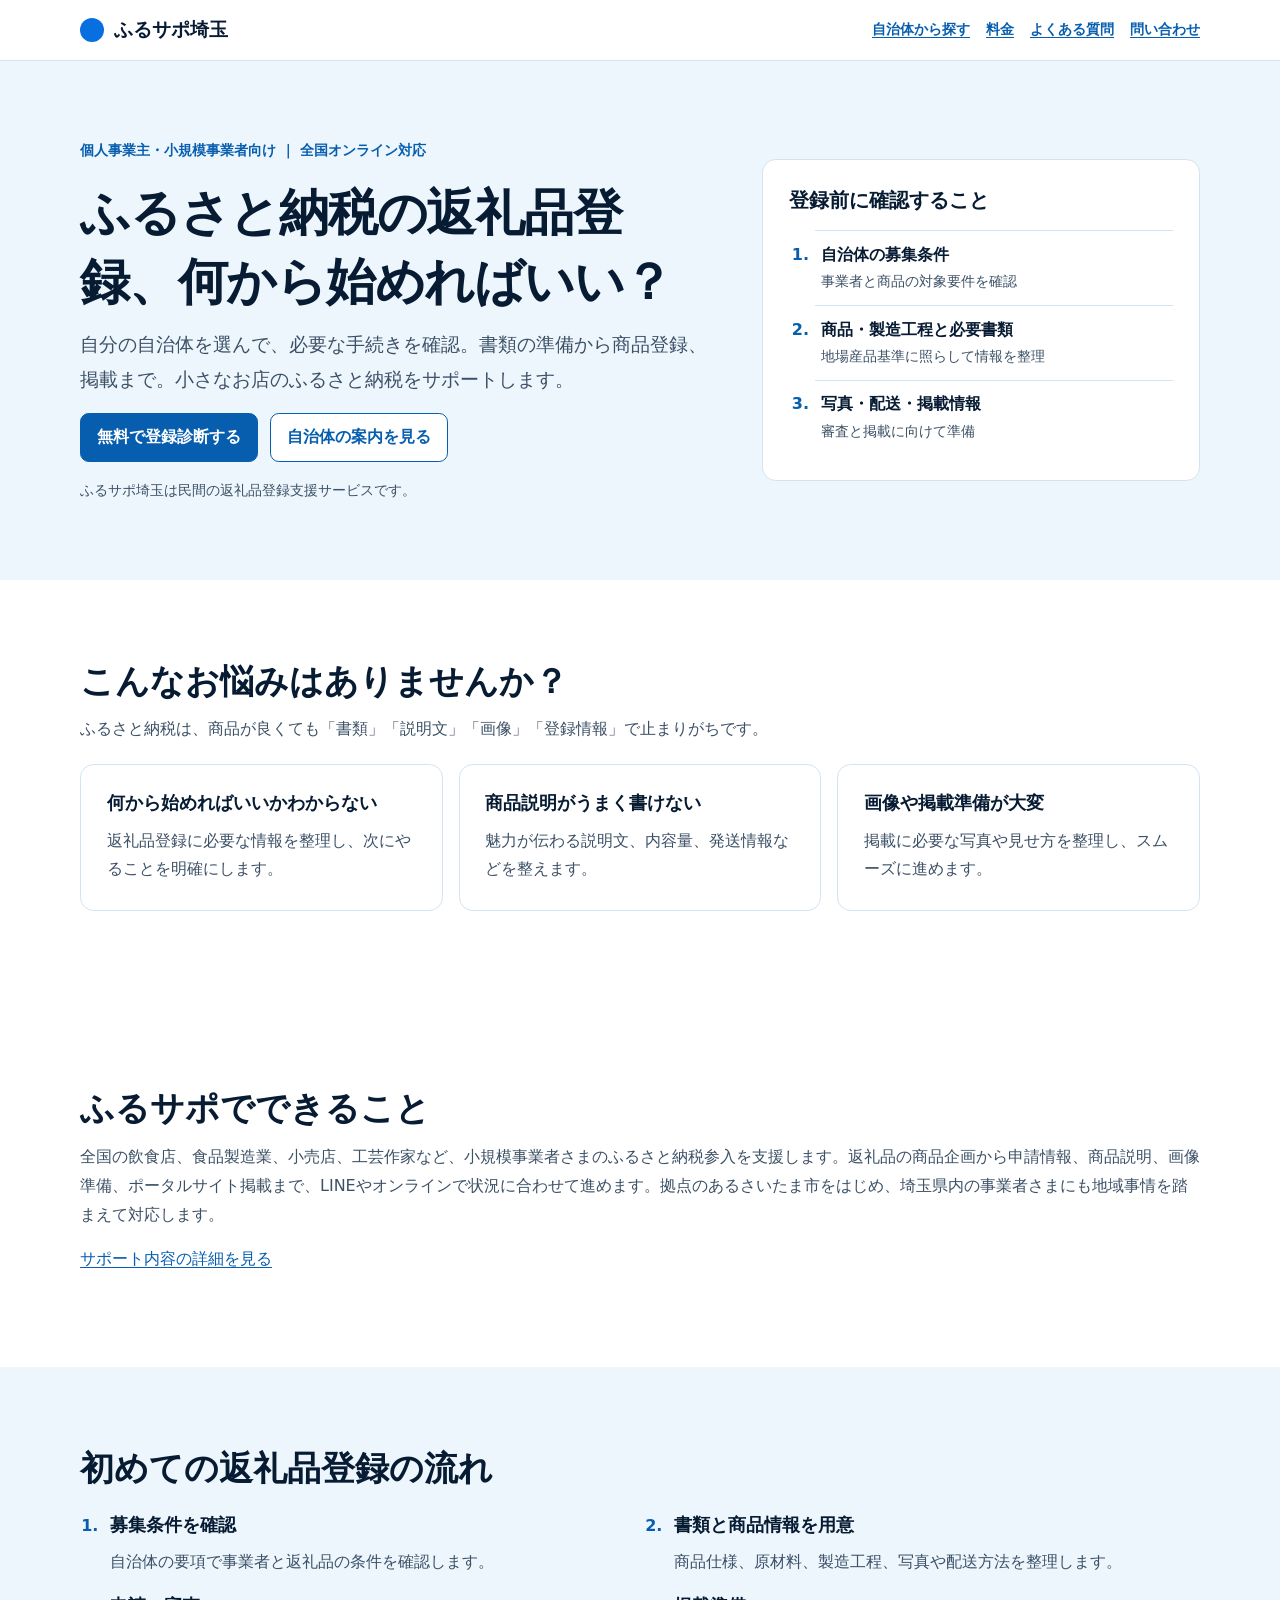
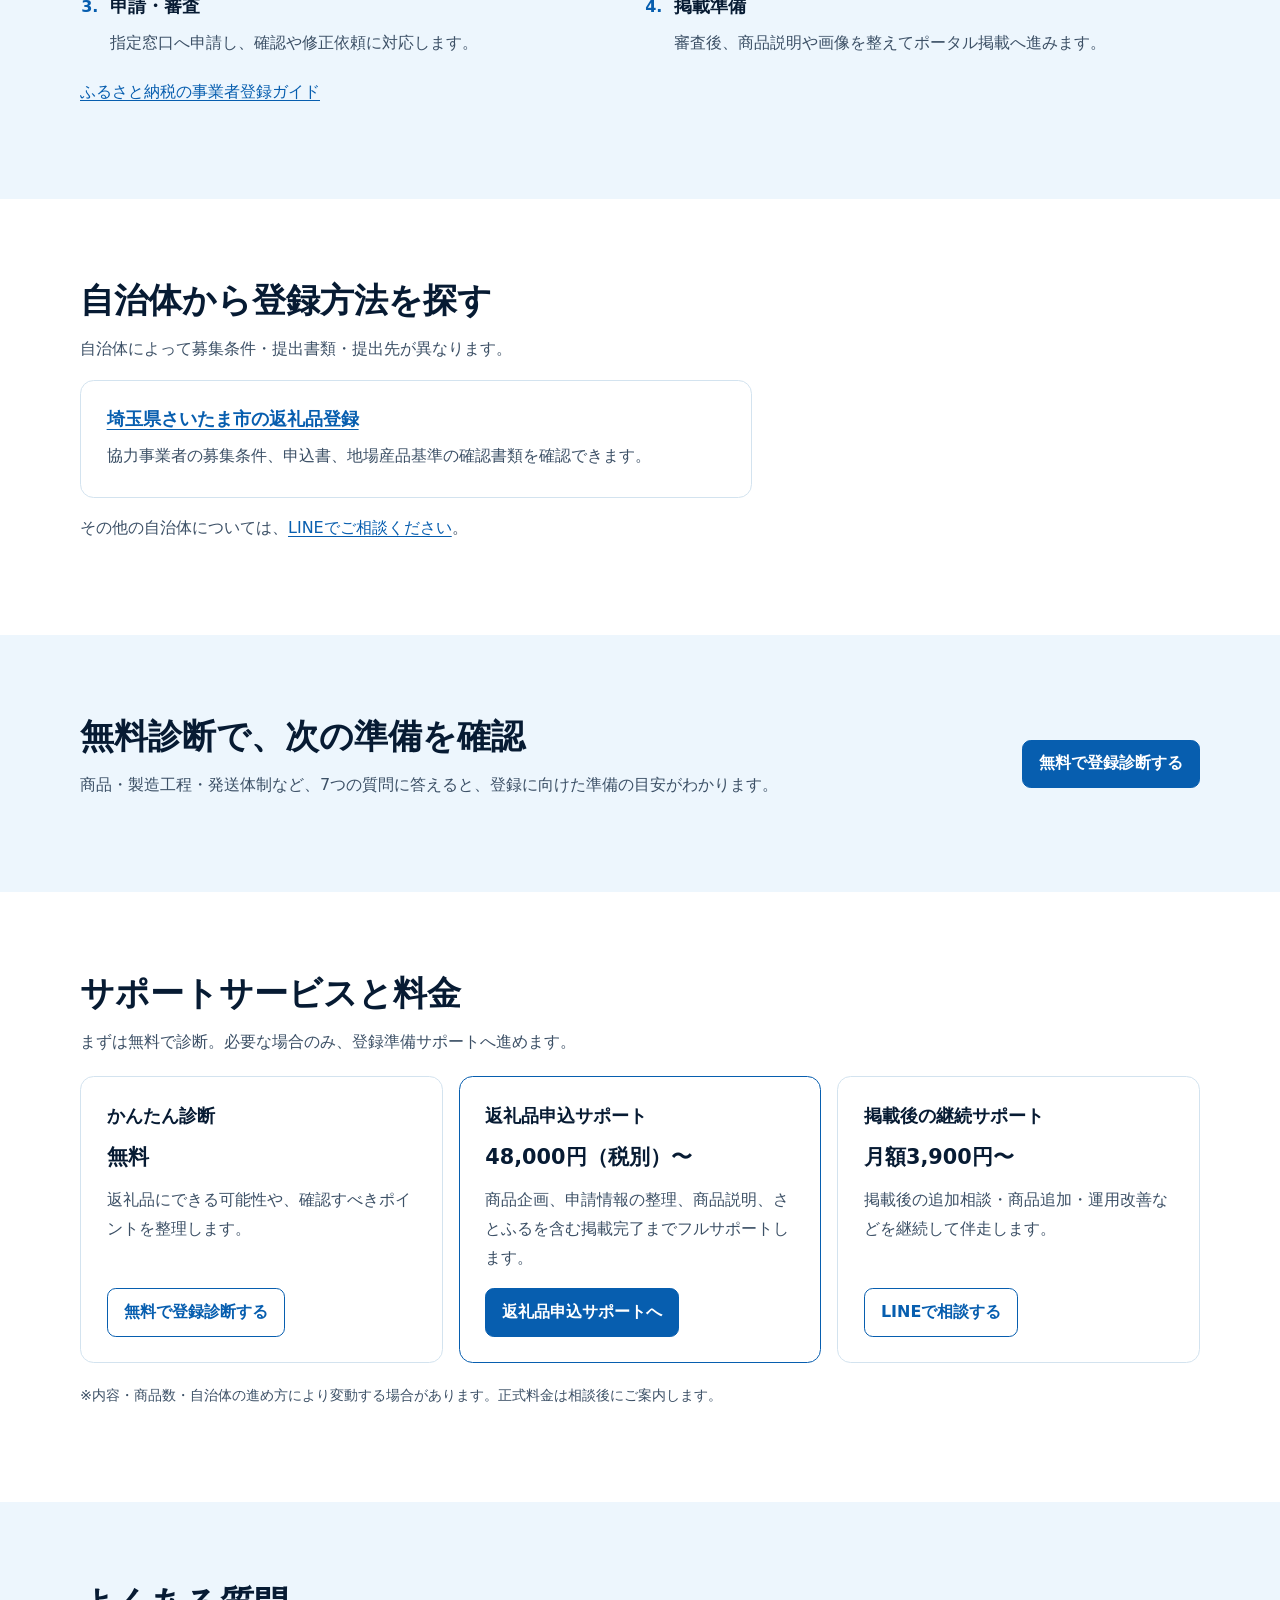
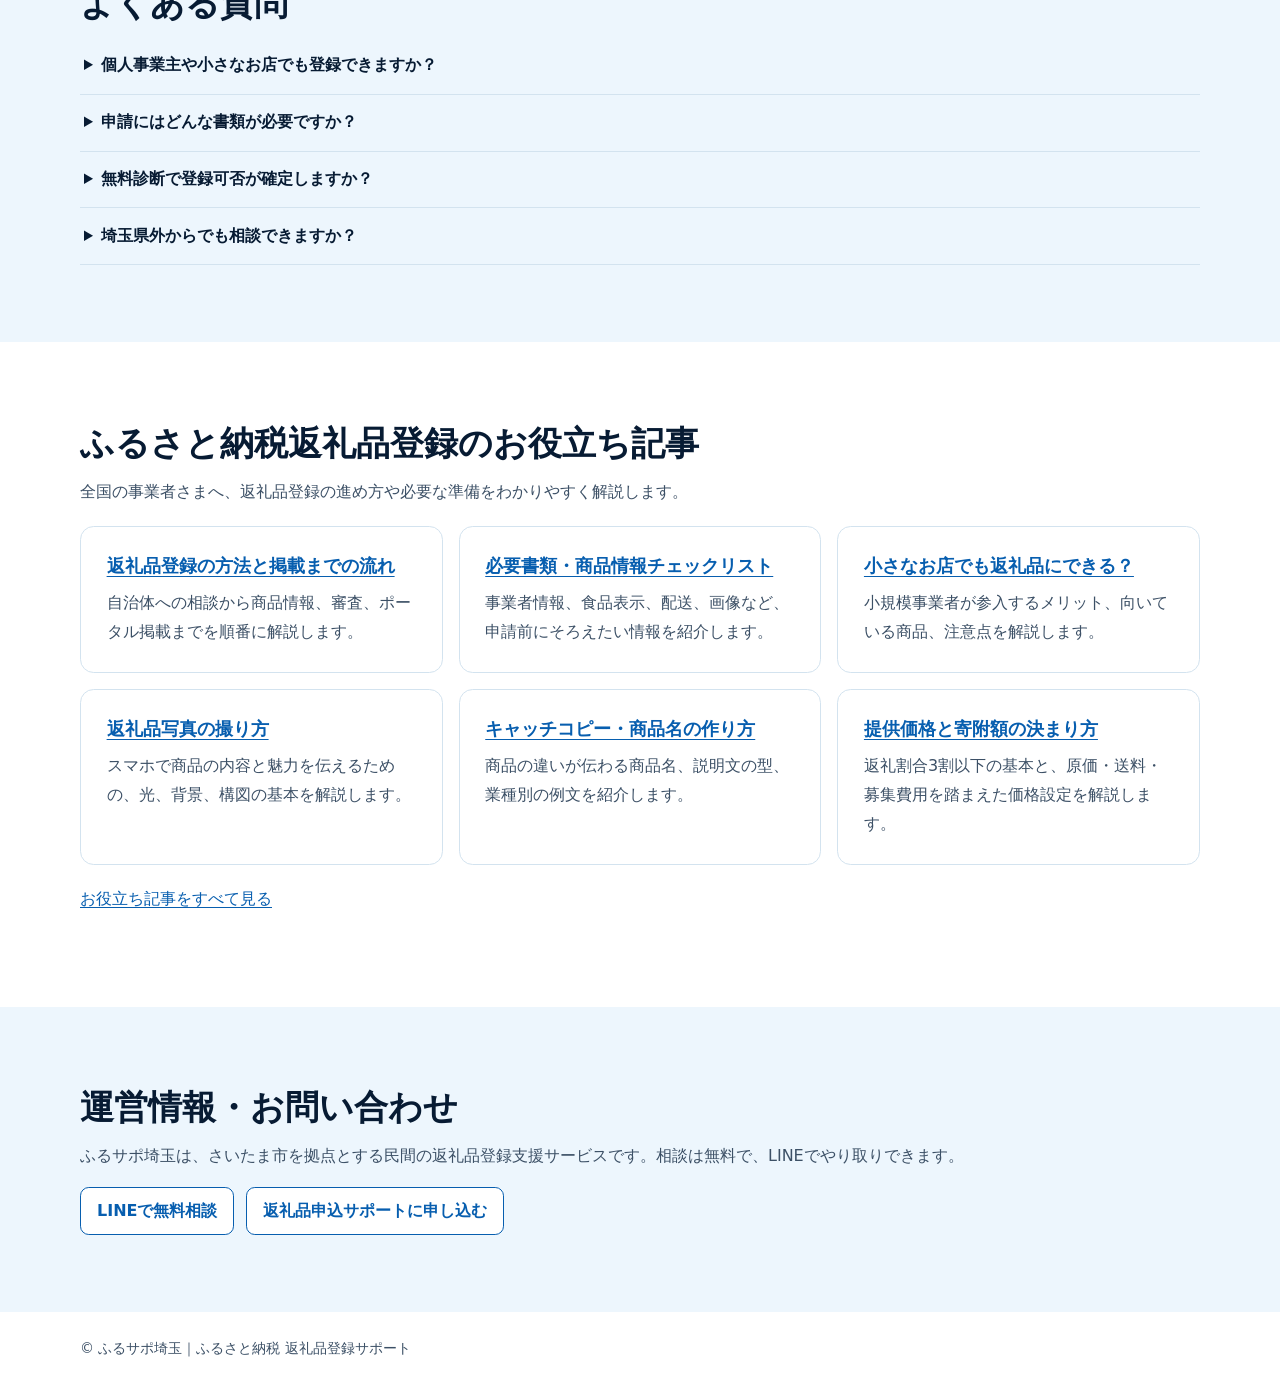
<file: index.html>
<!doctype html>
<html lang="ja">
<head>
<meta charset="utf-8">
<meta name="viewport" content="width=device-width,initial-scale=1">
<title>ふるさと納税の事業者登録・返礼品登録サポート｜ふるサポ埼玉</title>
<meta name="description" content="小規模事業者向けのふるさと納税返礼品登録サポート。無料診断で準備状況を確認し、自治体の募集条件、必要書類、商品説明・画像、掲載までの流れを把握できます。全国オンライン対応。">
<meta name="robots" content="index,follow,max-image-preview:large">
<link rel="canonical" href="https://furusapojapan.com/">
<meta property="og:type" content="website">
<meta property="og:locale" content="ja_JP">
<meta property="og:site_name" content="ふるサポ埼玉">
<meta property="og:title" content="ふるさと納税の事業者登録・返礼品登録サポート｜ふるサポ埼玉">
<meta property="og:description" content="全国の事業者さまに対応。ふるさと納税返礼品の商品企画、申請、さとふる掲載までオンラインで伴走します。">
<meta property="og:url" content="https://furusapojapan.com/">
<meta property="og:image" content="https://furusapojapan.com/assets/furusapo-og.jpg">
<meta property="og:image:width" content="1200">
<meta property="og:image:height" content="630">
<meta property="og:image:alt" content="ふるサポ埼玉の返礼品登録サポート。小規模事業者向け、全国オンライン対応。">
<meta name="twitter:card" content="summary_large_image">
<script type="application/ld+json">
{
  "@context": "https://schema.org",
  "@graph": [
    {
      "@type": "Organization",
      "@id": "https://furusapojapan.com/#organization",
      "name": "ふるサポ埼玉",
      "url": "https://furusapojapan.com/",
      "areaServed": [
        {"@type": "City", "name": "さいたま市"},
        {"@type": "AdministrativeArea", "name": "埼玉県"},
        {"@type": "Country", "name": "日本"}
      ]
    },
    {
      "@type": "Service",
      "@id": "https://furusapojapan.com/#service",
      "name": "ふるさと納税返礼品登録サポート",
      "serviceType": "ふるさと納税返礼品の商品企画・申請・掲載支援",
      "provider": {"@id": "https://furusapojapan.com/#organization"},
      "areaServed": [
        {"@type": "City", "name": "さいたま市"},
        {"@type": "AdministrativeArea", "name": "埼玉県"},
        {"@type": "Country", "name": "日本"}
      ],
      "offers": {
        "@type": "Offer",
        "price": "48000",
        "priceCurrency": "JPY",
        "description": "48,000円（税別）から。内容・商品数・自治体により変動します。"
      }
    }
  ]
}
</script>
<link rel="stylesheet" href="assets/site.css">
  <script src="assets/analytics.js" defer></script>
</head>
<body>
<a class="skip" href="#main">本文へ移動</a>
<header class="site-header">
  <div class="wrap nav">
    <a class="logo" href="/">ふるサポ埼玉</a>
    <nav aria-label="主なメニュー">
      <a href="#municipalities">自治体から探す</a>
      <a href="#price">料金</a>
      <a href="#faq">よくある質問</a>
      <a href="#contact">問い合わせ</a>
    </nav>
  </div>
</header>
<main id="main">
  <section class="hero">
    <div class="wrap hero-grid">
      <div>
        <p class="eyebrow">個人事業主・小規模事業者向け ｜ 全国オンライン対応</p>
        <h1>ふるさと納税の返礼品登録、何から始めればいい？</h1>
        <p class="lead">自分の自治体を選んで、必要な手続きを確認。書類の準備から商品登録、掲載まで。小さなお店のふるさと納税をサポートします。</p>
        <div class="actions">
          <a class="button" href="diagnosis.html" data-analytics-event="diagnosis_cta_click">無料で登録診断する</a>
          <a class="button secondary" href="#municipalities">自治体の案内を見る</a>
        </div>
        <p class="fine">ふるサポ埼玉は民間の返礼品登録支援サービスです。</p>
      </div>
      <aside class="hero-card" aria-labelledby="before-title">
        <h2 id="before-title">登録前に確認すること</h2>
        <ol>
          <li><strong>自治体の募集条件</strong><span>事業者と商品の対象要件を確認</span></li>
          <li><strong>商品・製造工程と必要書類</strong><span>地場産品基準に照らして情報を整理</span></li>
          <li><strong>写真・配送・掲載情報</strong><span>審査と掲載に向けて準備</span></li>
        </ol>
      </aside>
    </div>
  </section>
<section id="service">
  <div class="wrap center">
    <h2>こんなお悩みはありませんか？</h2>
    <p class="sub">ふるさと納税は、商品が良くても「書類」「説明文」「画像」「登録情報」で止まりがちです。</p>
    <div class="cards">
      <div class="card"><h3>何から始めればいいかわからない</h3><p>返礼品登録に必要な情報を整理し、次にやることを明確にします。</p></div>
      <div class="card"><h3>商品説明がうまく書けない</h3><p>魅力が伝わる説明文、内容量、発送情報などを整えます。</p></div>
      <div class="card"><h3>画像や掲載準備が大変</h3><p>掲載に必要な写真や見せ方を整理し、スムーズに進めます。</p></div>
    </div>
  </div>
</section><section id="saitama-support">
  <div class="wrap center">
    <h2 id="support">ふるサポでできること</h2>
    <p class="sub">全国の飲食店、食品製造業、小売店、工芸作家など、小規模事業者さまのふるさと納税参入を支援します。返礼品の商品企画から申請情報、商品説明、画像準備、ポータルサイト掲載まで、LINEやオンラインで状況に合わせて進めます。拠点のあるさいたま市をはじめ、埼玉県内の事業者さまにも地域事情を踏まえて対応します。</p>
    <p><a href="service/">サポート内容の詳細を見る</a></p>
  </div>
</section>
  <section id="flow" class="tint">
    <div class="wrap">
      <h2>初めての返礼品登録の流れ</h2>
      <ol class="steps">
        <li><h3>募集条件を確認</h3><p>自治体の要項で事業者と返礼品の条件を確認します。</p></li>
        <li><h3>書類と商品情報を用意</h3><p>商品仕様、原材料、製造工程、写真や配送方法を整理します。</p></li>
        <li><h3>申請・審査</h3><p>指定窓口へ申請し、確認や修正依頼に対応します。</p></li>
        <li><h3>掲載準備</h3><p>審査後、商品説明や画像を整えてポータル掲載へ進みます。</p></li>
      </ol>
      <p><a href="furusato-nozei-jigyosha-toroku.html">ふるさと納税の事業者登録ガイド</a></p>
    </div>
  </section>
  <section id="municipalities">
    <div class="wrap">
      <h2>自治体から登録方法を探す</h2>
      <p>自治体によって募集条件・提出書類・提出先が異なります。</p>
      <div class="card compact">
        <h3><a href="municipalities/saitama-city/">埼玉県さいたま市の返礼品登録</a></h3>
        <p>協力事業者の募集条件、申込書、地場産品基準の確認書類を確認できます。</p>
      </div>
      <p>その他の自治体については、<a href="https://lin.ee/U7jv3Tf" data-analytics-event="line_contact_click">LINEでご相談ください</a>。</p>
    </div>
  </section>
  <section id="diagnosis" class="tint">
    <div class="wrap split">
      <div>
        <h2>無料診断で、次の準備を確認</h2>
        <p>商品・製造工程・発送体制など、7つの質問に答えると、登録に向けた準備の目安がわかります。</p>
      </div>
      <a class="button" href="diagnosis.html" data-analytics-event="diagnosis_cta_click">無料で登録診断する</a>
    </div>
  </section>
<section id="price">
  <div class="wrap center">
    <h2>サポートサービスと料金</h2>
    <p class="sub">まずは無料で診断。必要な場合のみ、登録準備サポートへ進めます。</p>

    <div class="priceGrid">
      <div class="priceCard light">
        <h3>かんたん診断</h3>
        <div class="priceMain">無料</div>
        <p>返礼品にできる可能性や、確認すべきポイントを整理します。</p>
        <a class="priceBtn outline" href="diagnosis.html" data-analytics-event="diagnosis_cta_click">無料で登録診断する</a>
      </div>

      <div class="priceCard main">
        <h3>返礼品申込サポート</h3>
        <div class="priceMain">48,000円（税別）〜</div>
        <p>商品企画、申請情報の整理、商品説明、さとふるを含む掲載完了までフルサポートします。</p>
        <a class="priceBtn filled" href="application.html" data-analytics-event="support_application_click">返礼品申込サポートへ</a>
      </div>

      <div class="priceCard light">
        <h3>掲載後の継続サポート</h3>
        <div class="priceMain">月額3,900円〜</div>
        <p>掲載後の追加相談・商品追加・運用改善などを継続して伴走します。</p>
        <a class="priceBtn outline" href="https://lin.ee/U7jv3Tf" data-analytics-event="line_contact_click">LINEで相談する</a>
      </div>
    </div>

    <p class="priceNote">※内容・商品数・自治体の進め方により変動する場合があります。正式料金は相談後にご案内します。</p>
  </div>
</section>
  <section id="faq" class="tint">
    <div class="wrap">
      <h2>よくある質問</h2>
      <details><summary>個人事業主や小さなお店でも登録できますか？</summary><p>自治体の募集条件と返礼品の基準を満たせば、登録できる場合があります。まずは対象自治体の募集要項をご確認ください。</p></details>
      <details><summary>申請にはどんな書類が必要ですか？</summary><p>自治体の指定様式に加えて、事業者情報、商品仕様、原材料や製造場所、写真などを求められる場合があります。<a href="blog/required-documents.html">必要書類・商品情報チェックリスト</a>をご覧ください。</p></details>
      <details><summary>無料診断で登録可否が確定しますか？</summary><p>無料診断では準備状況の目安を確認できます。正式な可否は自治体や委託事業者が確認します。</p></details>
      <details><summary>埼玉県外からでも相談できますか？</summary><p>全国からオンラインでご相談いただけます。</p></details>
    </div>
  </section>
<section id="blog">
  <div class="wrap center">
    <h2>ふるさと納税返礼品登録のお役立ち記事</h2>
    <p class="sub">全国の事業者さまへ、返礼品登録の進め方や必要な準備をわかりやすく解説します。</p>
    <div class="cards">
      <div class="card"><h3><a href="blog/registration-guide.html">返礼品登録の方法と掲載までの流れ</a></h3><p>自治体への相談から商品情報、審査、ポータル掲載までを順番に解説します。</p></div>
      <div class="card"><h3><a href="blog/required-documents.html">必要書類・商品情報チェックリスト</a></h3><p>事業者情報、食品表示、配送、画像など、申請前にそろえたい情報を紹介します。</p></div>
      <div class="card"><h3><a href="blog/small-business.html">小さなお店でも返礼品にできる？</a></h3><p>小規模事業者が参入するメリット、向いている商品、注意点を解説します。</p></div>
      <div class="card"><h3><a href="blog/product-photography.html">返礼品写真の撮り方</a></h3><p>スマホで商品の内容と魅力を伝えるための、光、背景、構図の基本を解説します。</p></div>
      <div class="card"><h3><a href="blog/catch-copy.html">キャッチコピー・商品名の作り方</a></h3><p>商品の違いが伝わる商品名、説明文の型、業種別の例文を紹介します。</p></div>
      <div class="card"><h3><a href="blog/pricing-donation.html">提供価格と寄附額の決まり方</a></h3><p>返礼割合3割以下の基本と、原価・送料・募集費用を踏まえた価格設定を解説します。</p></div>
    </div>
    <p><a href="blog/">お役立ち記事をすべて見る</a></p>
  </div>
</section>
  <section id="contact" class="tint">
    <div class="wrap">
      <h2>運営情報・お問い合わせ</h2>
      <p>ふるサポ埼玉は、さいたま市を拠点とする民間の返礼品登録支援サービスです。相談は無料で、LINEでやり取りできます。</p>
      <div class="actions">
        <a class="button secondary" href="https://lin.ee/U7jv3Tf" data-analytics-event="line_contact_click">LINEで無料相談</a>
        <a class="button secondary" href="application.html" data-analytics-event="support_application_click">返礼品申込サポートに申し込む</a>
      </div>
    </div>
  </section>
</main>
<footer class="wrap">© ふるサポ埼玉｜ふるさと納税 返礼品登録サポート</footer>
</body>
</html>
</file>
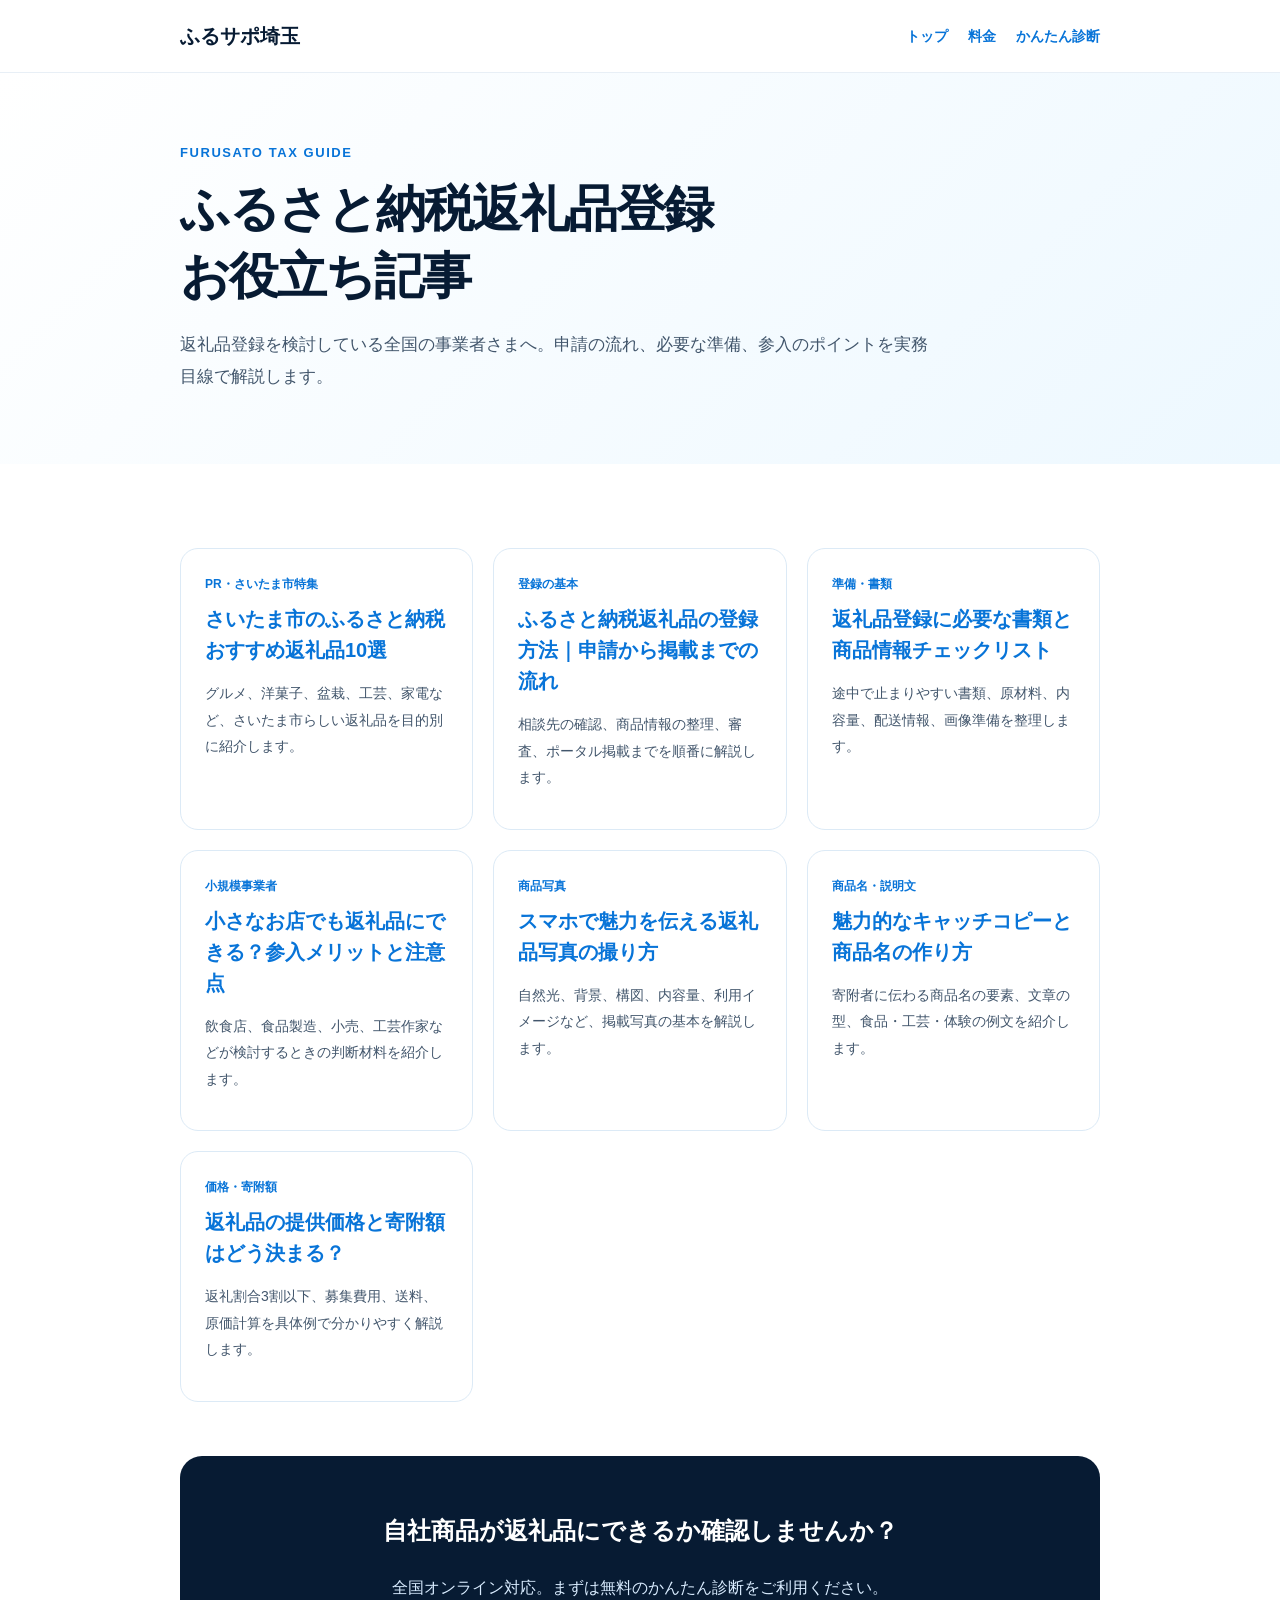
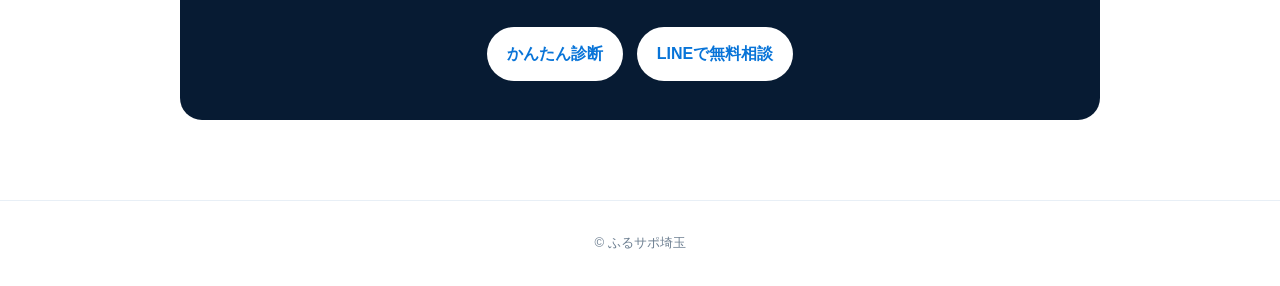
<file: blog/index.html>
<!doctype html>
<html lang="ja">
<head>
<meta charset="utf-8">
<meta name="viewport" content="width=device-width,initial-scale=1">
<title>ふるさと納税返礼品登録のお役立ち記事｜ふるサポ埼玉</title>
<meta name="description" content="ふるさと納税返礼品の登録方法、必要書類、小規模事業者が参入するメリットをわかりやすく解説。全国オンライン対応のふるサポ埼玉による事業者向け情報です。">
<meta name="robots" content="index,follow,max-image-preview:large">
<link rel="canonical" href="https://furusapojapan.com/blog/">
<link rel="stylesheet" href="style.css">
</head>
<body>
<header><div class="wrap"><a class="logo" href="../">ふるサポ埼玉</a><nav><a href="../">トップ</a><a href="../#price">料金</a><a href="../#diagnosis">かんたん診断</a></nav></div></header>
<section class="hero"><div class="wrap"><div class="eyebrow">FURUSATO TAX GUIDE</div><h1>ふるさと納税返礼品登録<br>お役立ち記事</h1><p class="lead">返礼品登録を検討している全国の事業者さまへ。申請の流れ、必要な準備、参入のポイントを実務目線で解説します。</p></div></section>
<main><div class="wrap">
<div class="cards">
<article class="card"><div class="tag">PR・さいたま市特集</div><h2><a href="saitama-city-gifts.html">さいたま市のふるさと納税おすすめ返礼品10選</a></h2><p>グルメ、洋菓子、盆栽、工芸、家電など、さいたま市らしい返礼品を目的別に紹介します。</p></article>
<article class="card"><div class="tag">登録の基本</div><h2><a href="registration-guide.html">ふるさと納税返礼品の登録方法｜申請から掲載までの流れ</a></h2><p>相談先の確認、商品情報の整理、審査、ポータル掲載までを順番に解説します。</p></article>
<article class="card"><div class="tag">準備・書類</div><h2><a href="required-documents.html">返礼品登録に必要な書類と商品情報チェックリスト</a></h2><p>途中で止まりやすい書類、原材料、内容量、配送情報、画像準備を整理します。</p></article>
<article class="card"><div class="tag">小規模事業者</div><h2><a href="small-business.html">小さなお店でも返礼品にできる？参入メリットと注意点</a></h2><p>飲食店、食品製造、小売、工芸作家などが検討するときの判断材料を紹介します。</p></article>
<article class="card"><div class="tag">商品写真</div><h2><a href="product-photography.html">スマホで魅力を伝える返礼品写真の撮り方</a></h2><p>自然光、背景、構図、内容量、利用イメージなど、掲載写真の基本を解説します。</p></article>
<article class="card"><div class="tag">商品名・説明文</div><h2><a href="catch-copy.html">魅力的なキャッチコピーと商品名の作り方</a></h2><p>寄附者に伝わる商品名の要素、文章の型、食品・工芸・体験の例文を紹介します。</p></article>
<article class="card"><div class="tag">価格・寄附額</div><h2><a href="pricing-donation.html">返礼品の提供価格と寄附額はどう決まる？</a></h2><p>返礼割合3割以下、募集費用、送料、原価計算を具体例で分かりやすく解説します。</p></article>
</div>
<div class="cta"><h2>自社商品が返礼品にできるか確認しませんか？</h2><p>全国オンライン対応。まずは無料のかんたん診断をご利用ください。</p><a href="../#diagnosis">かんたん診断</a><a href="https://lin.ee/U7jv3Tf">LINEで無料相談</a></div>
</div></main>
<footer>© ふるサポ埼玉</footer>
</body>
</html>
</file>
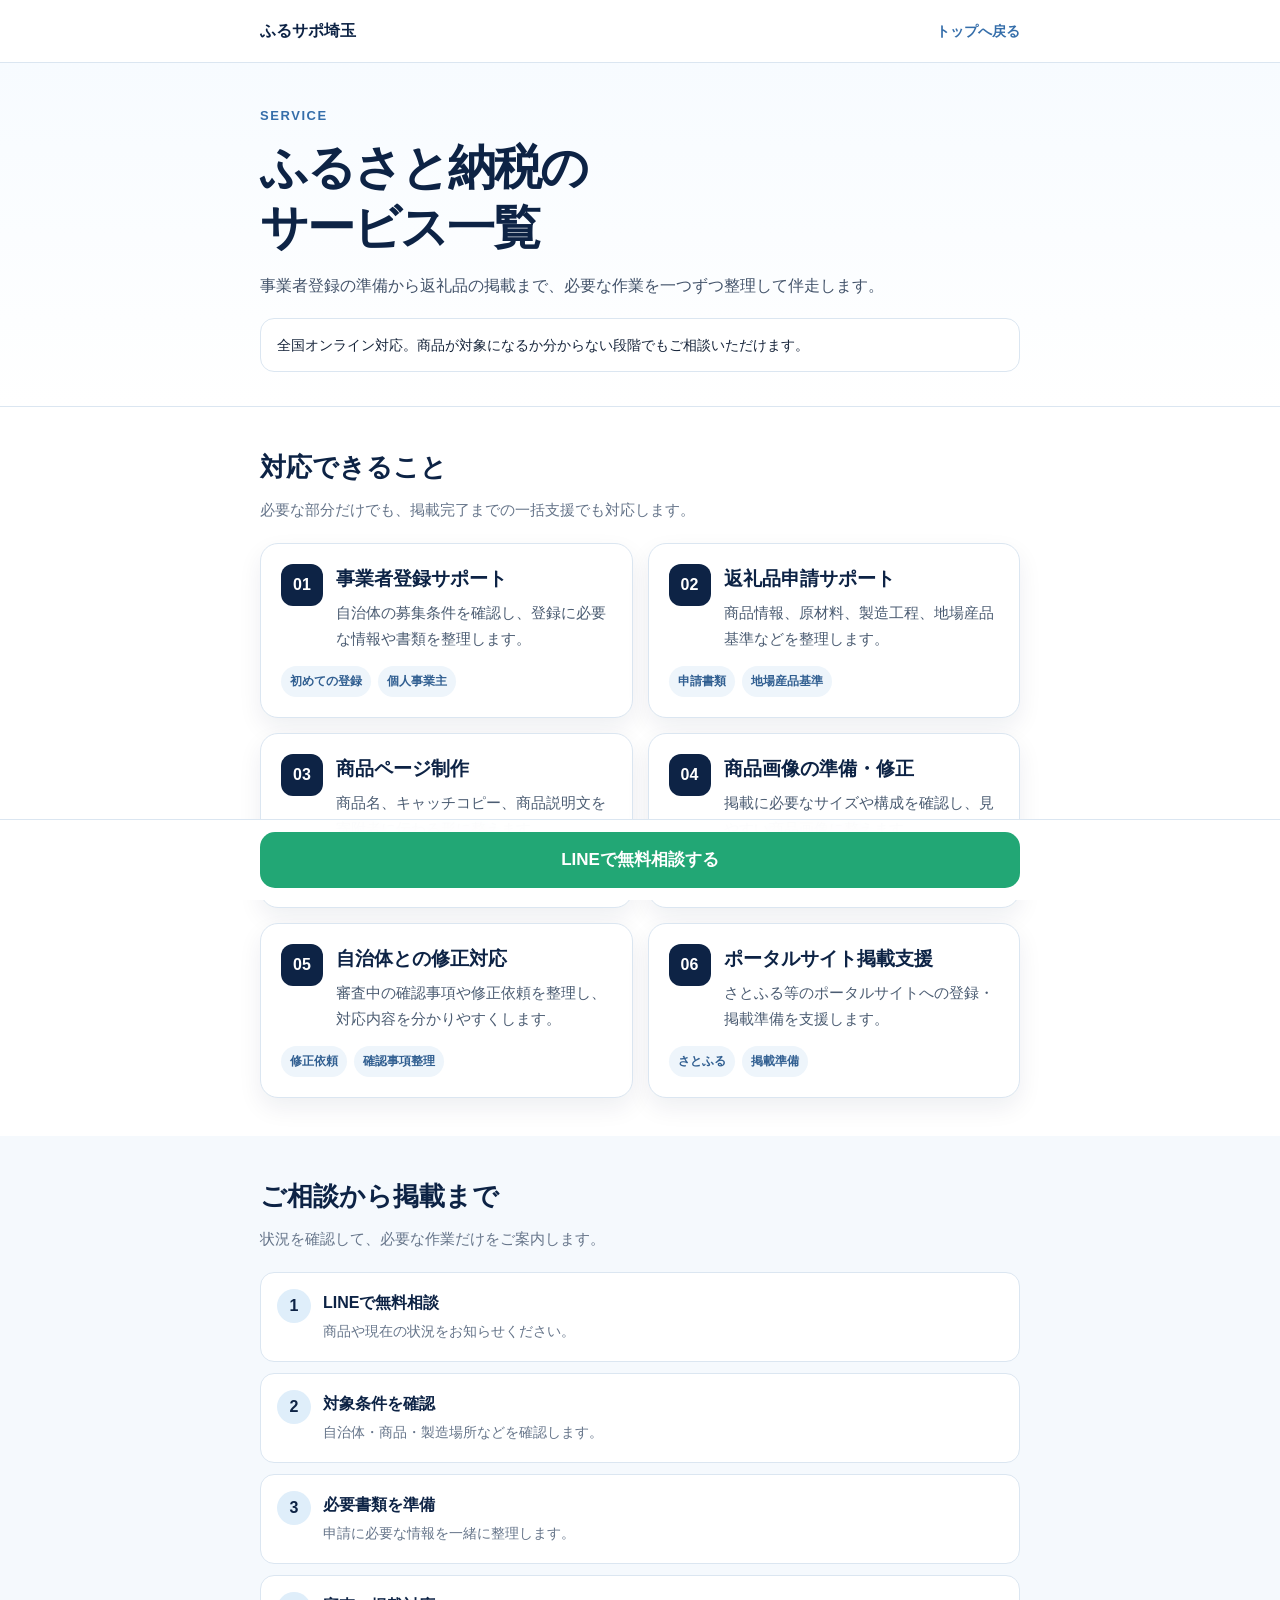
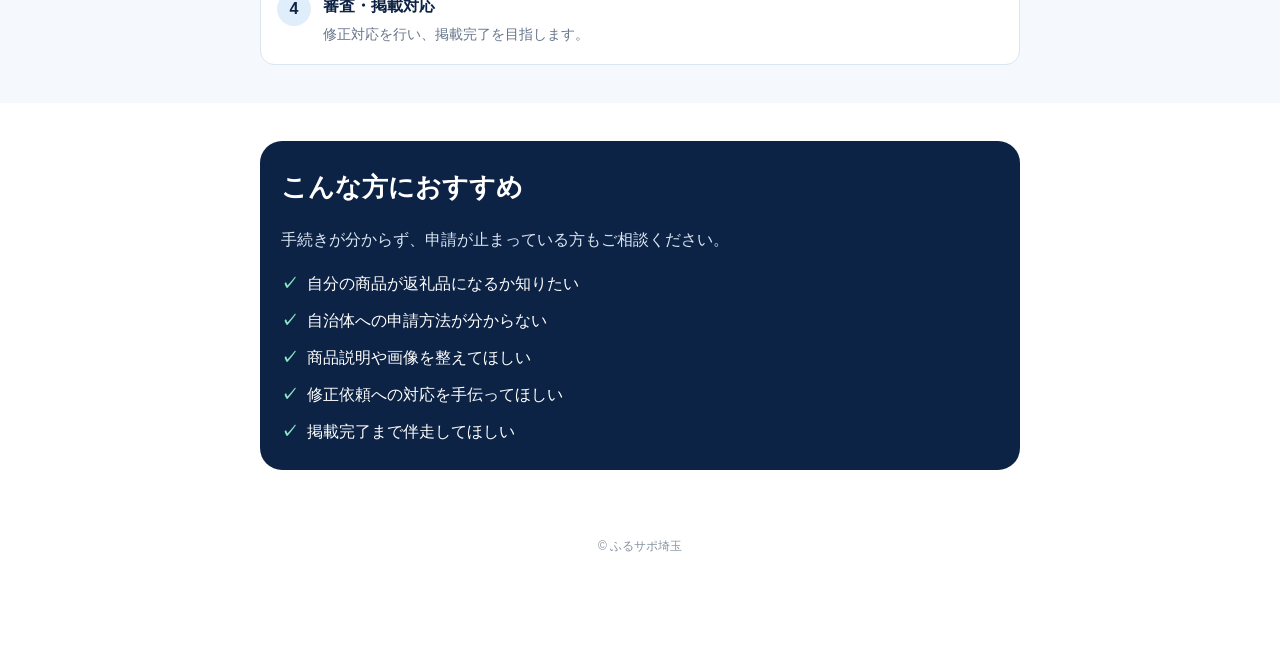
<file: service/index.html>
<!doctype html>
<html lang="ja">
<head>
<meta charset="utf-8">
<meta name="viewport" content="width=device-width,initial-scale=1,viewport-fit=cover">
<title>サービス一覧｜ふるサポ埼玉</title>
<meta name="description" content="ふるさと納税の事業者登録、返礼品申請、商品説明、画像準備、自治体対応、ポータル掲載まで全国オンライン対応で支援します。">
<link rel="canonical" href="https://furusapojapan.com/service/">
<meta name="theme-color" content="#0d2345">
<style>
:root{--navy:#0d2345;--blue:#356eaa;--light:#f5f9fd;--line:#dbe6f1;--text:#16243a;--muted:#66758a;--accent:#22a775}
*{box-sizing:border-box}body{margin:0;font-family:-apple-system,BlinkMacSystemFont,"Segoe UI","Yu Gothic",sans-serif;color:var(--text);line-height:1.75;padding-bottom:94px}
.container{width:min(100% - 32px,760px);margin:auto}.top{position:sticky;top:0;z-index:10;background:#fffffff2;border-bottom:1px solid var(--line);backdrop-filter:blur(10px)}
.topin{height:62px;display:flex;align-items:center;justify-content:space-between}.brand{font-weight:900;color:var(--navy);text-decoration:none}.back{font-size:14px;font-weight:800;color:var(--blue);text-decoration:none}
.hero{padding:42px 0 34px;background:linear-gradient(180deg,#f7fbff,#fff);border-bottom:1px solid var(--line)}.eyebrow{font-size:13px;font-weight:900;color:var(--blue);letter-spacing:.12em}
h1{font-size:clamp(32px,9vw,48px);line-height:1.25;letter-spacing:-.04em;color:var(--navy);margin:10px 0 14px}.hero p{margin:0;color:#43536a}
.note{margin-top:18px;padding:14px 16px;border:1px solid var(--line);border-radius:14px;background:white;font-size:14px}
section{padding:38px 0}.alt{background:var(--light)}h2{font-size:26px;color:var(--navy);margin:0 0 6px}.lead{font-size:15px;color:var(--muted);margin:0 0 20px}
.cards{display:grid;gap:15px}.card{border:1px solid var(--line);border-radius:18px;padding:20px;background:white;box-shadow:0 10px 25px #0d234512}
.head{display:flex;gap:13px;align-items:flex-start}.num{width:42px;height:42px;border-radius:12px;background:var(--navy);color:white;display:grid;place-items:center;font-weight:900;flex:none}
.card h3{font-size:19px;line-height:1.45;margin:1px 0 7px;color:var(--navy)}.card p{font-size:15px;color:#4b5c72;margin:0}.tags{display:flex;gap:7px;flex-wrap:wrap;margin-top:14px}.tag{background:#eef5fb;color:#315f91;border-radius:999px;padding:5px 9px;font-size:12px;font-weight:800}
.flow{display:grid;gap:11px;counter-reset:n}.step{display:grid;grid-template-columns:34px 1fr;gap:12px;padding:16px;border:1px solid var(--line);border-radius:14px;background:white}.step:before{counter-increment:n;content:counter(n);width:34px;height:34px;border-radius:50%;background:#dfeefa;display:grid;place-items:center;font-weight:900;color:var(--navy)}.step strong{display:block;color:var(--navy)}.step span{font-size:14px;color:var(--muted)}
.box{background:var(--navy);color:white;border-radius:22px;padding:24px 21px}.box h2{color:white}.box p{color:#dbe6f4}.checks{list-style:none;padding:0;margin:0;display:grid;gap:9px}.checks li{padding-left:26px;position:relative}.checks li:before{content:"✓";position:absolute;left:0;color:#8ce6c5;font-weight:900}
.cta{position:fixed;left:0;right:0;bottom:0;z-index:20;background:#fffffff2;border-top:1px solid var(--line);padding:12px 16px calc(12px + env(safe-area-inset-bottom));backdrop-filter:blur(10px)}
.cta a{display:flex;align-items:center;justify-content:center;min-height:56px;max-width:760px;margin:auto;background:var(--accent);color:white;border-radius:15px;text-decoration:none;font-size:17px;font-weight:900}
footer{text-align:center;color:#8793a3;font-size:12px;padding:28px 0 10px}
@media(min-width:700px){.cards{grid-template-columns:1fr 1fr}}
</style>
  <script src="../assets/analytics.js" defer></script>
</head>
<body>
<header class="top"><div class="container topin"><a class="brand" href="/">ふるサポ埼玉</a><a class="back" href="/">トップへ戻る</a></div></header>
<main>
<section class="hero"><div class="container"><div class="eyebrow">SERVICE</div><h1>ふるさと納税の<br>サービス一覧</h1><p>事業者登録の準備から返礼品の掲載まで、必要な作業を一つずつ整理して伴走します。</p><div class="note">全国オンライン対応。商品が対象になるか分からない段階でもご相談いただけます。</div></div></section>
<section><div class="container"><h2>対応できること</h2><p class="lead">必要な部分だけでも、掲載完了までの一括支援でも対応します。</p><div class="cards">
<div class="card"><div class="head"><div class="num">01</div><div><h3>事業者登録サポート</h3><p>自治体の募集条件を確認し、登録に必要な情報や書類を整理します。</p></div></div><div class="tags"><span class="tag">初めての登録</span><span class="tag">個人事業主</span></div></div>
<div class="card"><div class="head"><div class="num">02</div><div><h3>返礼品申請サポート</h3><p>商品情報、原材料、製造工程、地場産品基準などを整理します。</p></div></div><div class="tags"><span class="tag">申請書類</span><span class="tag">地場産品基準</span></div></div>
<div class="card"><div class="head"><div class="num">03</div><div><h3>商品ページ制作</h3><p>商品名、キャッチコピー、商品説明文を寄附者に伝わる形に整えます。</p></div></div><div class="tags"><span class="tag">商品説明</span><span class="tag">コピー作成</span></div></div>
<div class="card"><div class="head"><div class="num">04</div><div><h3>商品画像の準備・修正</h3><p>掲載に必要なサイズや構成を確認し、見やすい商品画像に整えます。</p></div></div><div class="tags"><span class="tag">画像調整</span><span class="tag">文字入れ</span></div></div>
<div class="card"><div class="head"><div class="num">05</div><div><h3>自治体との修正対応</h3><p>審査中の確認事項や修正依頼を整理し、対応内容を分かりやすくします。</p></div></div><div class="tags"><span class="tag">修正依頼</span><span class="tag">確認事項整理</span></div></div>
<div class="card"><div class="head"><div class="num">06</div><div><h3>ポータルサイト掲載支援</h3><p>さとふる等のポータルサイトへの登録・掲載準備を支援します。</p></div></div><div class="tags"><span class="tag">さとふる</span><span class="tag">掲載準備</span></div></div>
</div></div></section>
<section class="alt"><div class="container"><h2>ご相談から掲載まで</h2><p class="lead">状況を確認して、必要な作業だけをご案内します。</p><div class="flow">
<div class="step"><div><strong>LINEで無料相談</strong><span>商品や現在の状況をお知らせください。</span></div></div>
<div class="step"><div><strong>対象条件を確認</strong><span>自治体・商品・製造場所などを確認します。</span></div></div>
<div class="step"><div><strong>必要書類を準備</strong><span>申請に必要な情報を一緒に整理します。</span></div></div>
<div class="step"><div><strong>審査・掲載対応</strong><span>修正対応を行い、掲載完了を目指します。</span></div></div>
</div></div></section>
<section><div class="container"><div class="box"><h2>こんな方におすすめ</h2><p>手続きが分からず、申請が止まっている方もご相談ください。</p><ul class="checks"><li>自分の商品が返礼品になるか知りたい</li><li>自治体への申請方法が分からない</li><li>商品説明や画像を整えてほしい</li><li>修正依頼への対応を手伝ってほしい</li><li>掲載完了まで伴走してほしい</li></ul></div></div></section>
</main>
<footer>© ふるサポ埼玉</footer>
<div class="cta"><a href="https://lin.ee/U7jv3Tf" data-analytics-event="line_contact_click">LINEで無料相談する</a></div>
</body></html>
</file>
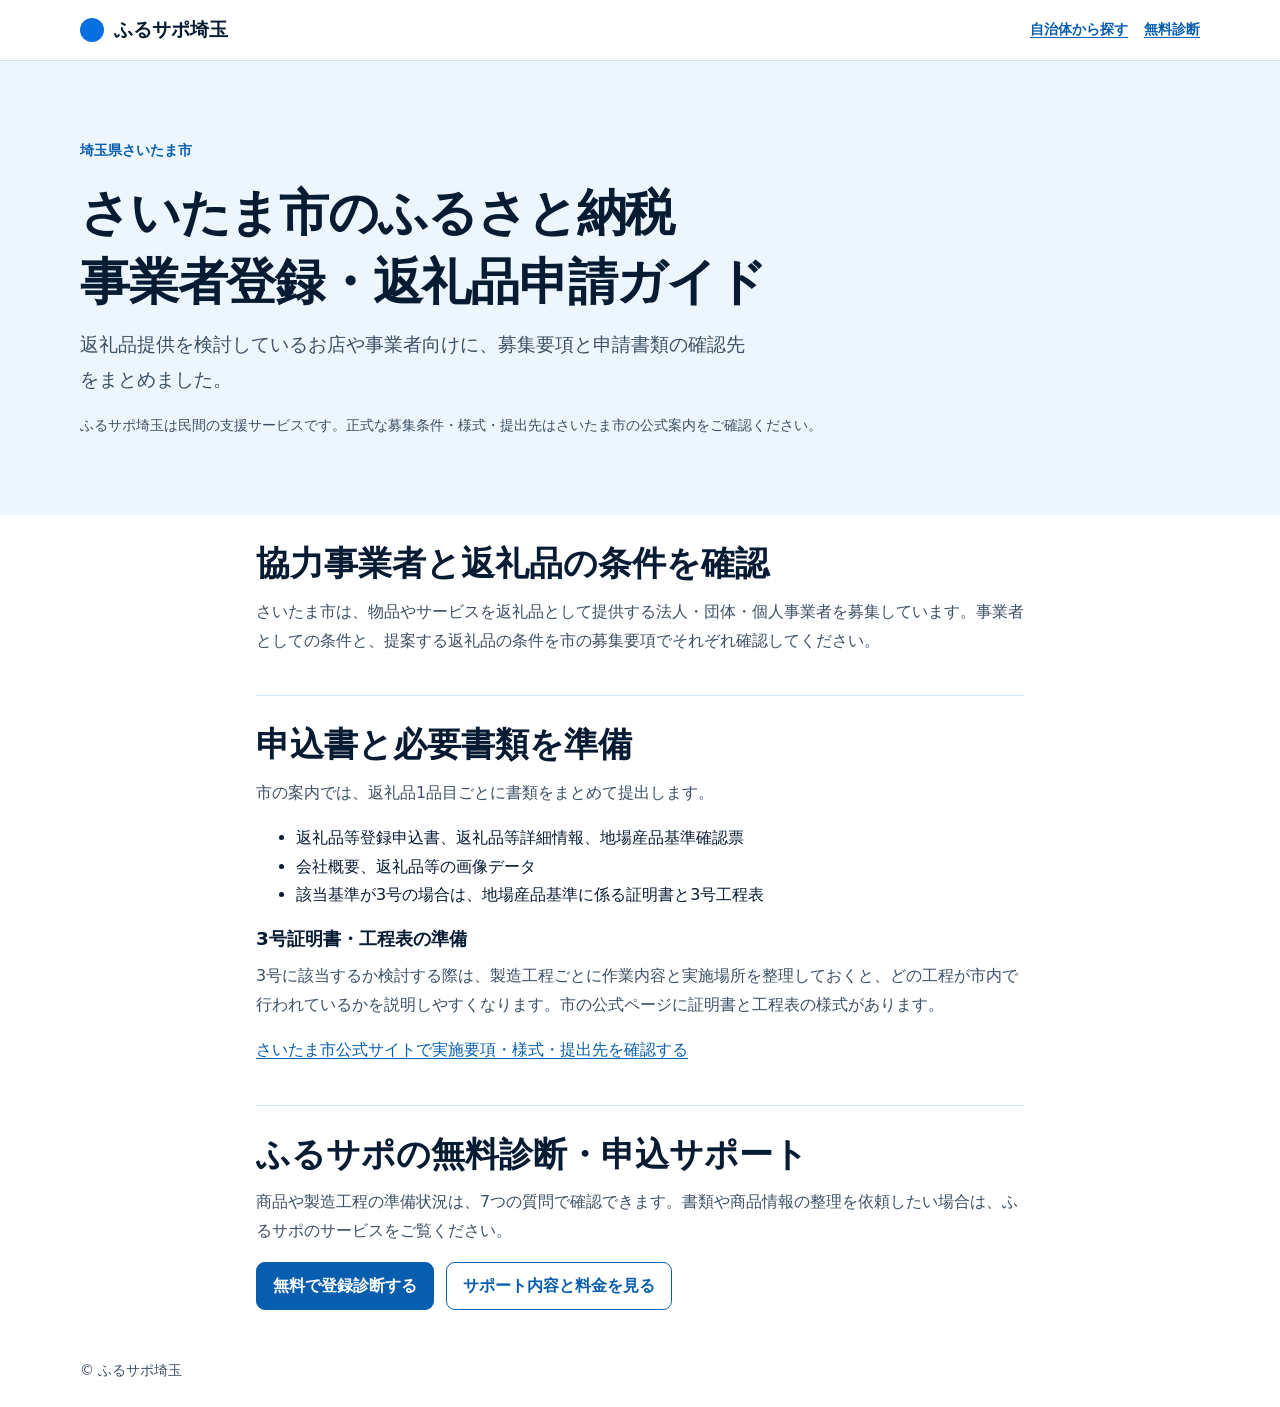
<file: municipalities/saitama-city/index.html>
<!doctype html>
<html lang="ja">
<head>
  <meta charset="utf-8">
  <meta name="viewport" content="width=device-width,initial-scale=1">
  <title>さいたま市のふるさと納税事業者登録・返礼品申請ガイド｜ふるサポ埼玉</title>
  <meta name="description" content="さいたま市でふるさと納税の返礼品を出品したい事業者向けに、協力事業者の募集条件、申込書、地場産品基準の3号証明書・工程表の確認先をまとめました。">
  <link rel="canonical" href="https://furusapojapan.com/municipalities/saitama-city/">
  <meta property="og:type" content="website">
  <meta property="og:locale" content="ja_JP">
  <meta property="og:site_name" content="ふるサポ埼玉">
  <meta property="og:title" content="さいたま市のふるさと納税事業者登録・返礼品申請ガイド">
  <meta property="og:description" content="協力事業者の募集条件、必要書類、3号証明書と工程表の確認先をまとめました。">
  <meta property="og:url" content="https://furusapojapan.com/municipalities/saitama-city/">
  <meta property="og:image" content="https://furusapojapan.com/assets/furusapo-og.jpg">
  <meta property="og:image:width" content="1200">
  <meta property="og:image:height" content="630">
  <meta property="og:image:alt" content="ふるサポ埼玉の返礼品登録サポート。小規模事業者向け、全国オンライン対応。">
  <meta name="twitter:card" content="summary_large_image">
  <link rel="stylesheet" href="../../assets/site.css">
  <script src="../../assets/analytics.js" defer></script>
</head>
<body>
<a class="skip" href="#main">本文へ移動</a>
<header class="site-header">
  <div class="wrap nav">
    <a class="logo" href="../../">ふるサポ埼玉</a>
    <nav aria-label="主なメニュー">
      <a href="../../#municipalities">自治体から探す</a>
      <a href="../../diagnosis.html" data-analytics-event="diagnosis_cta_click">無料診断</a>
    </nav>
  </div>
</header>
<main id="main">
  <section class="hero">
    <div class="wrap">
      <p class="eyebrow">埼玉県さいたま市</p>
      <h1>さいたま市のふるさと納税<br>事業者登録・返礼品申請ガイド</h1>
      <p class="lead">返礼品提供を検討しているお店や事業者向けに、募集要項と申請書類の確認先をまとめました。</p>
      <p class="fine">ふるサポ埼玉は民間の支援サービスです。正式な募集条件・様式・提出先はさいたま市の公式案内をご確認ください。</p>
    </div>
  </section>
  <div class="wrap prose">
    <section>
      <h2>協力事業者と返礼品の条件を確認</h2>
      <p>さいたま市は、物品やサービスを返礼品として提供する法人・団体・個人事業者を募集しています。事業者としての条件と、提案する返礼品の条件を市の募集要項でそれぞれ確認してください。</p>
    </section>
    <section>
      <h2>申込書と必要書類を準備</h2>
      <p>市の案内では、返礼品1品目ごとに書類をまとめて提出します。</p>
      <ul>
        <li>返礼品等登録申込書、返礼品等詳細情報、地場産品基準確認票</li>
        <li>会社概要、返礼品等の画像データ</li>
        <li>該当基準が3号の場合は、地場産品基準に係る証明書と3号工程表</li>
      </ul>
      <h3>3号証明書・工程表の準備</h3>
      <p>3号に該当するか検討する際は、製造工程ごとに作業内容と実施場所を整理しておくと、どの工程が市内で行われているかを説明しやすくなります。市の公式ページに証明書と工程表の様式があります。</p>
      <p><a href="https://www.city.saitama.lg.jp/006/007/008/001/004/p091863.html">さいたま市公式サイトで実施要項・様式・提出先を確認する</a></p>
    </section>
    <section>
      <h2>ふるサポの無料診断・申込サポート</h2>
      <p>商品や製造工程の準備状況は、7つの質問で確認できます。書類や商品情報の整理を依頼したい場合は、ふるサポのサービスをご覧ください。</p>
      <div class="actions">
        <a class="button" href="../../diagnosis.html" data-analytics-event="diagnosis_cta_click">無料で登録診断する</a>
        <a class="button secondary" href="../../#price">サポート内容と料金を見る</a>
      </div>
    </section>
  </div>
</main>
<footer class="wrap">© ふるサポ埼玉</footer>
</body>
</html>
</file>
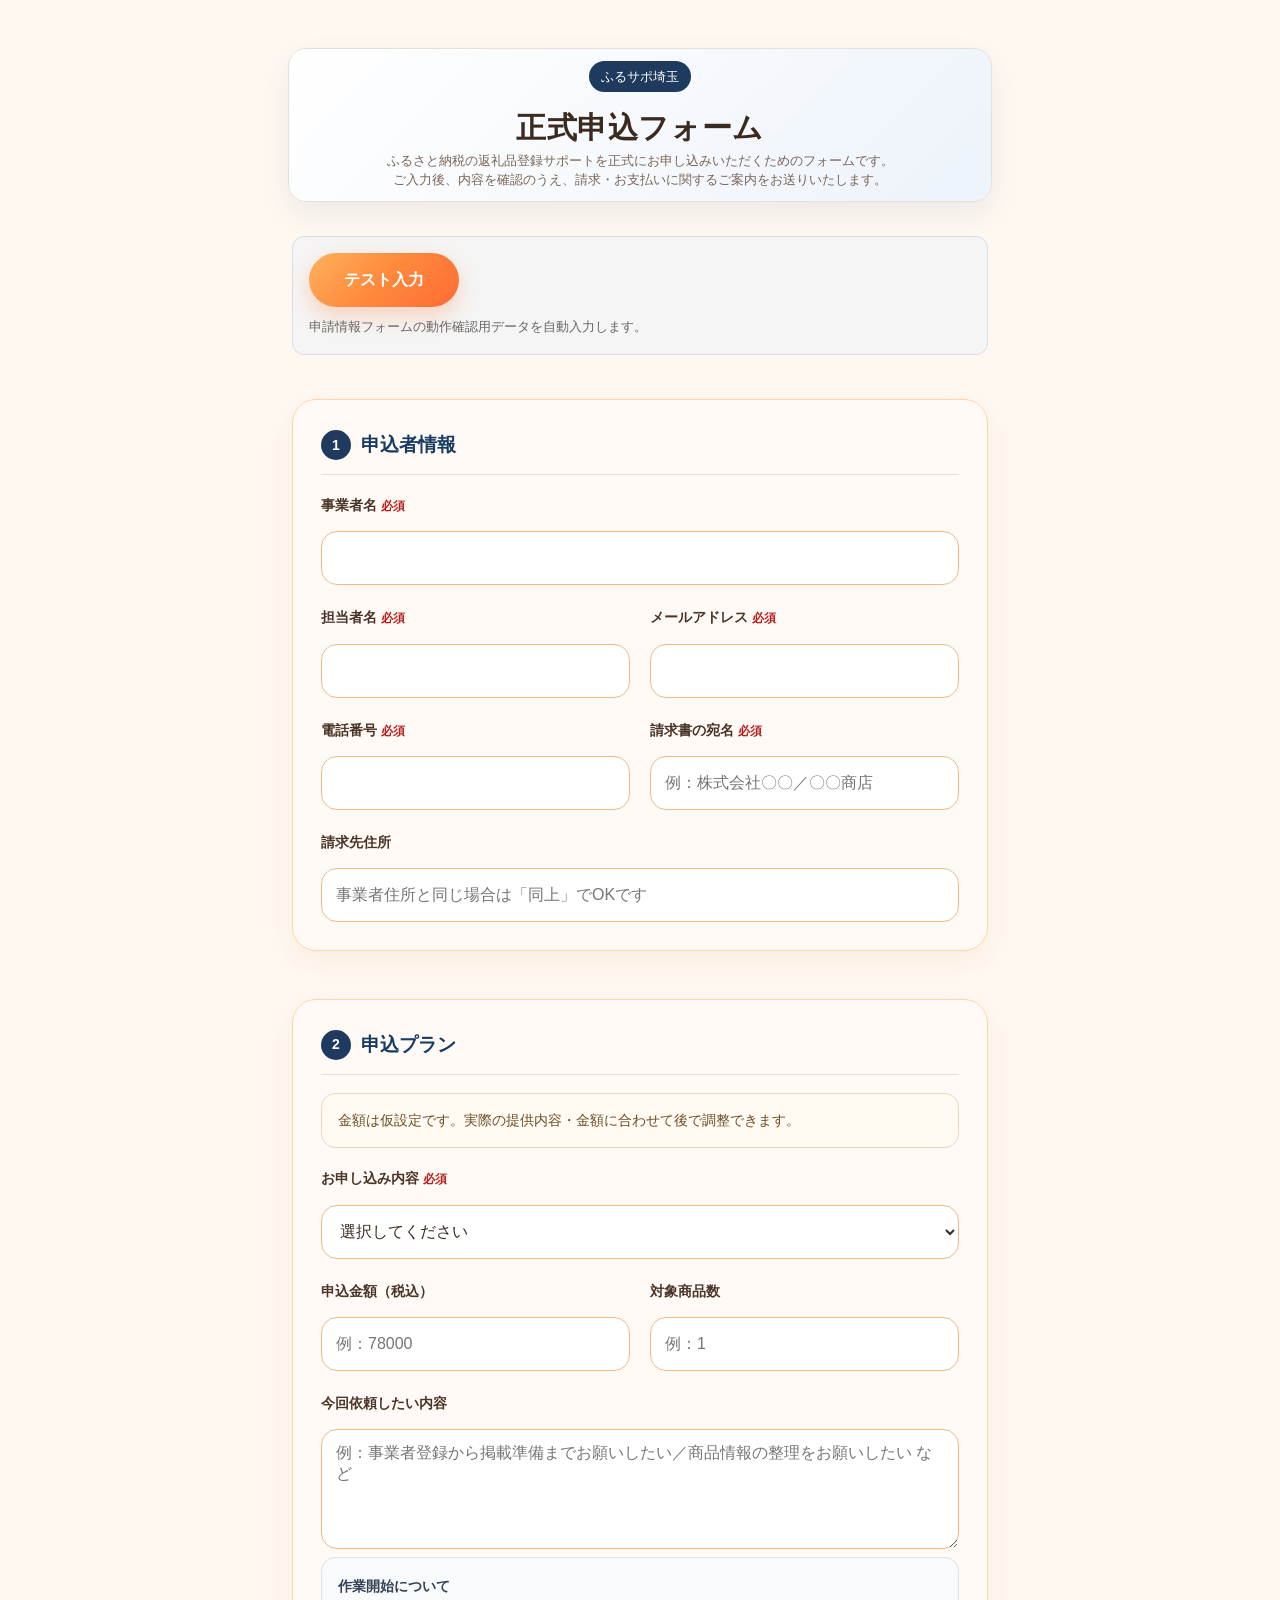
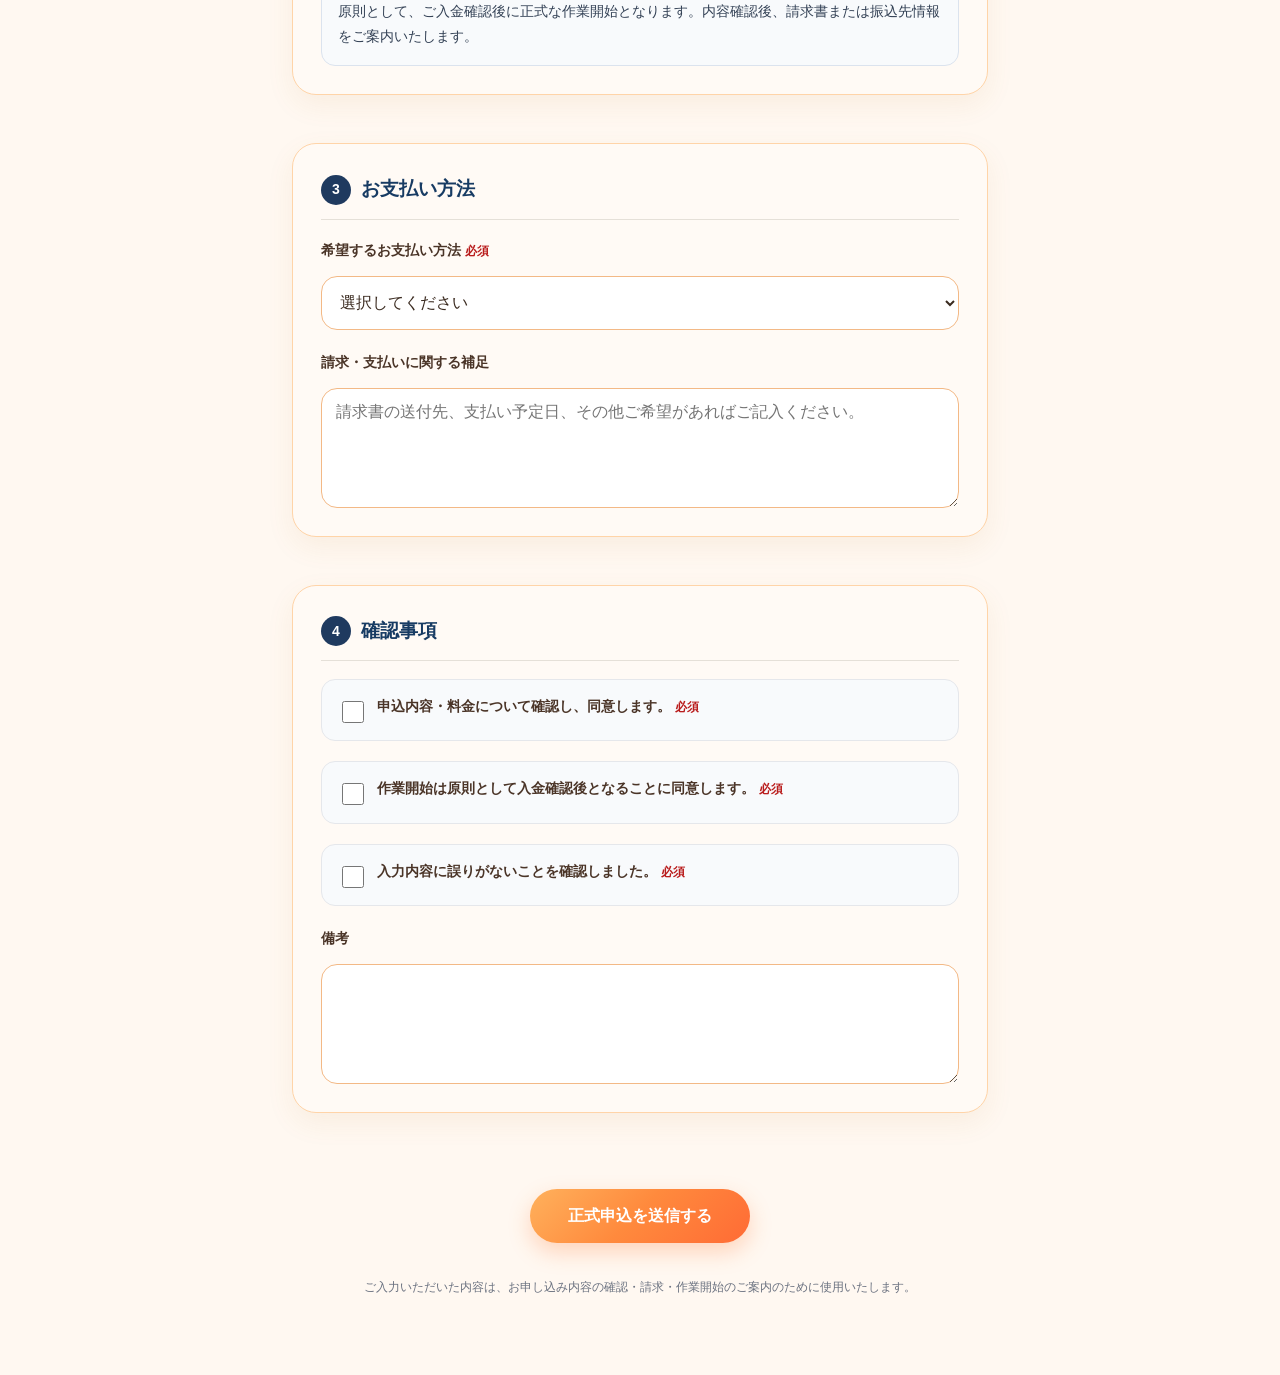
<file: application.html>
<!DOCTYPE html>
<html lang="ja">
<head>
  <meta charset="UTF-8">
  <meta name="viewport" content="width=device-width, initial-scale=1.0">
  <title>ふるサポ埼玉｜正式申込フォーム</title>
  <style>
    body {
      margin: 0;
      font-family: -apple-system, BlinkMacSystemFont, "Hiragino Sans", "Yu Gothic", sans-serif;
      background: #f6f3ef;
      color: #1f2933;
      line-height: 1.8;
    }

    .page {
      max-width: 860px;
      margin: 0 auto;
      padding: 32px 16px 64px;
    }

    .hero {
      background: linear-gradient(135deg, #ffffff, #edf3fb);
      border-radius: 24px;
      padding: 34px 26px;
      margin-bottom: 24px;
      border: 1px solid #e5e0d8;
      box-shadow: 0 12px 30px rgba(31, 58, 95, 0.08);
    }

    .label {
      display: inline-block;
      background: #1f3a5f;
      color: white;
      padding: 4px 12px;
      border-radius: 999px;
      font-size: 13px;
      margin-bottom: 14px;
    }

    h1 {
      margin: 0 0 12px;
      color: #1f3a5f;
      font-size: 30px;
      line-height: 1.4;
    }

    .lead {
      color: #6b7280;
      margin: 0;
      font-size: 15px;
    }

    form {
      display: grid;
      gap: 20px;
    }

    .section {
      background: white;
      border: 1px solid #e5e0d8;
      border-radius: 18px;
      padding: 26px;
      box-shadow: 0 8px 20px rgba(31, 41, 51, 0.04);
    }

    .section-title {
      display: flex;
      align-items: center;
      gap: 10px;
      border-bottom: 1px solid #e5e0d8;
      padding-bottom: 12px;
      margin-bottom: 18px;
    }

    .num {
      width: 30px;
      height: 30px;
      background: #1f3a5f;
      color: white;
      border-radius: 50%;
      display: inline-flex;
      align-items: center;
      justify-content: center;
      font-weight: bold;
      font-size: 14px;
    }

    h2 {
      margin: 0;
      color: #1f3a5f;
      font-size: 19px;
    }

    .grid {
      display: grid;
      grid-template-columns: 1fr 1fr;
      gap: 18px;
    }

    .field {
      display: flex;
      flex-direction: column;
      gap: 6px;
    }

    .full {
      grid-column: 1 / -1;
    }

    label {
      font-weight: 700;
      font-size: 14px;
    }

    .required {
      color: #b91c1c;
      font-size: 12px;
      margin-left: 4px;
    }

    input, select, textarea {
      width: 100%;
      box-sizing: border-box;
      border: 1px solid #d7d2ca;
      border-radius: 12px;
      padding: 12px 14px;
      font-size: 15px;
      font-family: inherit;
      background: white;
    }

    input:focus, select:focus, textarea:focus {
      outline: none;
      border-color: #1f3a5f;
      box-shadow: 0 0 0 4px rgba(31, 58, 95, 0.12);
    }

    textarea {
      min-height: 110px;
      resize: vertical;
    }

    .note {
      background: #fffaf2;
      border: 1px solid #ead8bd;
      color: #6b4e25;
      border-radius: 14px;
      padding: 14px 16px;
      font-size: 14px;
      margin-bottom: 18px;
    }

    .price-box {
      background: #f8fafc;
      border: 1px solid #dbe3ee;
      border-radius: 14px;
      padding: 16px;
      color: #334155;
      font-size: 14px;
      margin-top: 8px;
    }

    .check-field {
      display: flex;
      gap: 10px;
      align-items: flex-start;
      background: #f8fafc;
      border: 1px solid #e5e7eb;
      border-radius: 14px;
      padding: 14px 16px;
    }

    .check-field input {
      width: auto;
      margin-top: 7px;
    }

    .check-field label {
      font-weight: 500;
    }

    button {
      border: none;
      background: #1f3a5f;
      color: white;
      padding: 14px 38px;
      border-radius: 999px;
      font-size: 16px;
      font-weight: 700;
      cursor: pointer;
      box-shadow: 0 10px 20px rgba(31, 58, 95, 0.22);
    }

    .actions {
      text-align: center;
    }

    .footer-note {
      text-align: center;
      color: #6b7280;
      font-size: 12px;
      margin-top: 14px;
    }

    @media (max-width: 720px) {
      .grid {
        grid-template-columns: 1fr;
      }

      .full {
        grid-column: auto;
      }

      h1 {
        font-size: 24px;
      }

      .section {
        padding: 22px 18px;
      }

      button {
        width: 100%;
      }
    }
  </style>

<style id="furusapo-common-ui-v1">
  body {
    font-family: "Hiragino Maru Gothic ProN", "Yu Gothic", "Noto Sans JP", sans-serif !important;
    background: #fff8f1 !important;
    color: #3a2a1f !important;
    overflow-x: hidden !important;
  }

  header, .header, .hero {
    max-width: 760px !important;
    width: calc(100% - 24px) !important;
    margin: 8px auto 10px !important;
    padding: 12px 14px !important;
    border-radius: 18px !important;
    text-align: center !important;
    box-sizing: border-box !important;
  }

  h1 {
    font-size: clamp(22px, 4.5vw, 30px) !important;
    line-height: 1.2 !important;
    margin: 4px 0 6px !important;
    letter-spacing: 0.02em !important;
    color: #3a2a1f !important;
  }

  h2, h3, legend {
    color: #173b63 !important;
  }

  .lead, .description, header p, .header p, .hero p {
    font-size: 12.5px !important;
    line-height: 1.45 !important;
    color: #7a6555 !important;
    margin: 0 auto !important;
  }

  form, main, .container, .wrap {
    max-width: 760px !important;
    width: calc(100% - 32px) !important;
    margin: 8px auto 0 !important;
    box-sizing: border-box !important;
  }

  form {
    padding: 0 !important;
    background: transparent !important;
    border: none !important;
    box-shadow: none !important;
  }

  .card, .section, fieldset {
    width: 100% !important;
    box-sizing: border-box !important;
    background: #fffaf5 !important;
    border: 1px solid #ffd4a8 !important;
    border-radius: 24px !important;
    padding: 28px !important;
    margin: 0 auto 28px !important;
    box-shadow: 0 10px 28px rgba(180, 110, 40, 0.08) !important;
  }

  label {
    font-weight: 800 !important;
    color: #4a3427 !important;
    margin-bottom: 7px !important;
    display: block !important;
  }

  input, textarea, select {
    width: 100% !important;
    min-height: 54px !important;
    border: 1.5px solid #f3b986 !important;
    border-radius: 16px !important;
    padding: 13px 14px !important;
    font-size: 16px !important;
    background: #fff !important;
    color: #3a2a1f !important;
    box-sizing: border-box !important;
    outline: none !important;
  }

  textarea {
    min-height: 120px !important;
  }

  input:focus, textarea:focus, select:focus {
    border-color: #ff8a3d !important;
    box-shadow: 0 0 0 4px rgba(255, 138, 61, 0.18) !important;
    background: #fffdf9 !important;
  }

  button,
  input[type="button"],
  input[type="submit"],
  .btn,
  .test-btn,
  .sample-btn {
    border: none !important;
    border-radius: 999px !important;
    padding: 13px 20px !important;
    font-size: 15px !important;
    font-weight: 800 !important;
    color: #fff !important;
    background: linear-gradient(135deg, #ffb15c 0%, #ff8a3d 48%, #ff6b35 100%) !important;
    box-shadow: 0 9px 22px rgba(255, 120, 48, 0.28) !important;
    cursor: pointer !important;
  }

  button:hover,
  input[type="button"]:hover,
  input[type="submit"]:hover,
  .btn:hover {
    transform: translateY(-1px) !important;
    opacity: .96 !important;
  }

  .number, .step-number, .step-num, .section-number, .question-number,
  [class*="number"], [class*="step"] {
    background: #173b63 !important;
    color: #fff !important;
    border-color: #173b63 !important;
  }

  .grid, .row, .form-grid {
    gap: 20px !important;
  }

  .test-box, .test-area, [class*="test"] {
    max-width: 760px !important;
    width: 100% !important;
    box-sizing: border-box !important;
    margin: 10px auto 20px !important;
  }

  @media (max-width: 700px) {
    header, .header, .hero,
    form, main, .container, .wrap {
      width: calc(100% - 20px) !important;
      max-width: 100% !important;
    }

    h1 {
      font-size: 22px !important;
    }

    .lead, .description, header p, .header p, .hero p {
      font-size: 11.5px !important;
    }

    .card, .section, fieldset {
      padding: 18px !important;
      margin-bottom: 20px !important;
      border-radius: 20px !important;
    }
  }
</style>


<style id="furusapo-application-fix-v1">
  input[type="checkbox"],
  input[type="radio"] {
    width: 22px !important;
    height: 22px !important;
    min-height: auto !important;
    padding: 0 !important;
    accent-color: #173b63 !important;
    box-shadow: none !important;
    flex: 0 0 auto !important;
  }

  .checkbox-card,
  .check-card,
  label:has(input[type="checkbox"]),
  label:has(input[type="radio"]) {
    display: flex !important;
    align-items: center !important;
    gap: 14px !important;
  }

  .actions,
  .button-area,
  .btn-area,
  .form-actions {
    display: flex !important;
    flex-wrap: wrap !important;
    justify-content: center !important;
    gap: 14px !important;
    margin-top: 28px !important;
  }

  .actions button,
  .button-area button,
  .btn-area button,
  .form-actions button,
  button {
    width: auto !important;
    min-width: 150px !important;
    max-width: 220px !important;
    min-height: 54px !important;
    padding: 12px 22px !important;
    font-size: 16px !important;
    line-height: 1.35 !important;
    border-radius: 999px !important;
  }

  button[type="submit"] {
    min-width: 220px !important;
  }

  a button,
  button.back,
  .back,
  .menu,
  .menu-back {
    background: #e8e8ee !important;
    color: #333 !important;
    box-shadow: none !important;
  }

  @media (max-width: 700px) {
    .actions,
    .button-area,
    .btn-area,
    .form-actions {
      flex-direction: column !important;
      gap: 10px !important;
    }

    .actions button,
    .button-area button,
    .btn-area button,
    .form-actions button,
    button {
      width: 100% !important;
      max-width: 100% !important;
    }
  }
</style>

</head>

<body>
  <main class="page">
    <section class="hero">
      <span class="label">ふるサポ埼玉</span>
      <h1>正式申込フォーム</h1>
      <p class="lead">
        ふるさと納税の返礼品登録サポートを正式にお申し込みいただくためのフォームです。<br>
        ご入力後、内容を確認のうえ、請求・お支払いに関するご案内をお送りいたします。
      </p>
    </section>

    <form id="applicationForm">
<div style="margin: 24px 0; padding: 16px; background: #f5f5f5; border-radius: 12px; border: 1px solid #ddd;">
  <button type="button" onclick="fillApplicationTestData()" style="padding: 12px 18px; border: none; border-radius: 10px; background: #111; color: #fff; font-size: 15px; cursor: pointer;">
    テスト入力
  </button>
  <p style="margin: 8px 0 0; font-size: 13px; color: #666;">
    申請情報フォームの動作確認用データを自動入力します。
  </p>
</div>


<div id="applicationCustomerInfoBox" style="display:none; margin: 20px 0; padding: 16px; background: #f0f7ff; border: 1px solid #d8eaff; border-radius: 14px; color: #123; line-height: 1.8; font-size: 14px;">
  <div><strong style="display:inline-block; min-width: 110px;">顧客ID</strong><span id="displayApplicationCustomerId"></span></div>
  <div><strong style="display:inline-block; min-width: 110px;">事業者名</strong><span id="displayApplicationBusinessName"></span></div>
</div>

<input type="hidden" name="customer_id" id="customer_id">

      <section class="section">
        <div class="section-title">
          <span class="num">1</span>
          <h2>申込者情報</h2>
        </div>

        <div class="grid">
          <div class="field full">
            <label>事業者名<span class="required">必須</span></label>
            <input name="business_name" required>
          </div>

          <div class="field">
            <label>担当者名<span class="required">必須</span></label>
            <input name="contact_name" required>
          </div>

          <div class="field">
            <label>メールアドレス<span class="required">必須</span></label>
            <input name="email" type="email" required>
          </div>

          <div class="field">
            <label>電話番号<span class="required">必須</span></label>
            <input name="phone" type="tel" required>
          </div>

          <div class="field">
            <label>請求書の宛名<span class="required">必須</span></label>
            <input name="invoice_name" placeholder="例：株式会社〇〇／〇〇商店" required>
          </div>

          <div class="field full">
            <label>請求先住所</label>
            <input name="invoice_address" placeholder="事業者住所と同じ場合は「同上」でOKです">
          </div>
        </div>
      </section>

      <section class="section">
        <div class="section-title">
          <span class="num">2</span>
          <h2>申込プラン</h2>
        </div>

        <div class="note">
          金額は仮設定です。実際の提供内容・金額に合わせて後で調整できます。
        </div>

        <div class="grid">
          <div class="field full">
            <label>お申し込み内容<span class="required">必須</span></label>
            <select name="plan" required>
              <option value="">選択してください</option>
              <option>初期登録サポート</option>
              <option>商品掲載サポート</option>
              <option>初期登録＋商品掲載サポート</option>
              <option>追加商品登録</option>
              <option>月額サポート</option>
              <option>個別相談</option>
              <option>その他</option>
            </select>
          </div>

          <div class="field">
            <label>申込金額（税込）</label>
            <input name="amount" type="number" placeholder="例：78000">
          </div>

          <div class="field">
            <label>対象商品数</label>
            <input name="product_count" type="number" placeholder="例：1">
          </div>

          <div class="field full">
            <label>今回依頼したい内容</label>
            <textarea name="request_detail" placeholder="例：事業者登録から掲載準備までお願いしたい／商品情報の整理をお願いしたい など"></textarea>
          </div>
        </div>

        <div class="price-box">
          <strong>作業開始について</strong><br>
          原則として、ご入金確認後に正式な作業開始となります。内容確認後、請求書または振込先情報をご案内いたします。
        </div>
      </section>

      <section class="section">
        <div class="section-title">
          <span class="num">3</span>
          <h2>お支払い方法</h2>
        </div>

        <div class="grid">
          <div class="field full">
            <label>希望するお支払い方法<span class="required">必須</span></label>
            <select name="payment_method" required>
              <option value="">選択してください</option>
              <option>銀行振込</option>
              <option>カード決済希望</option>
              <option>請求書払い希望</option>
              <option>相談したい</option>
            </select>
          </div>

          <div class="field full">
            <label>請求・支払いに関する補足</label>
            <textarea name="payment_note" placeholder="請求書の送付先、支払い予定日、その他ご希望があればご記入ください。"></textarea>
          </div>
        </div>
      </section>

      <section class="section">
        <div class="section-title">
          <span class="num">4</span>
          <h2>確認事項</h2>
        </div>

        <div class="grid">
          <div class="field full">
            <div class="check-field">
              <input type="checkbox" id="agree_price" name="agree_price" value="同意する" required>
              <label for="agree_price">申込内容・料金について確認し、同意します。<span class="required">必須</span></label>
            </div>
          </div>

          <div class="field full">
            <div class="check-field">
              <input type="checkbox" id="agree_start" name="agree_start" value="同意する" required>
              <label for="agree_start">作業開始は原則として入金確認後となることに同意します。<span class="required">必須</span></label>
            </div>
          </div>

          <div class="field full">
            <div class="check-field">
              <input type="checkbox" id="agree_info" name="agree_info" value="同意する" required>
              <label for="agree_info">入力内容に誤りがないことを確認しました。<span class="required">必須</span></label>
            </div>
          </div>

          <div class="field full">
            <label>備考</label>
            <textarea name="notes"></textarea>
          </div>
        </div>
      </section>

      <div class="actions">
        <button type="submit">正式申込を送信する</button>
      </div>

      <p class="footer-note">
        ご入力いただいた内容は、お申し込み内容の確認・請求・作業開始のご案内のために使用いたします。
      </p>

      <div id="applicationDoneMessage" style="display:none; margin-top: 24px; padding: 18px; background: #eefaf0; border: 1px solid #c8edcf; color: #12451f; border-radius: 14px; line-height: 1.8; font-size: 15px; font-weight: 700;">
        正式申込を送信しました。
        <small style="display:block; margin-top: 6px; font-weight: 400; color: #2f6b3d;">
          内容を確認のうえ、請求・お支払い方法についてご案内いたします。
        </small>
      </div>
    </form>
  </main>

  <script>
    
function getApplicationUrlValue(key) {
  let value = "";

  // ?customer_id=FS-xxx&business_name=xxx
  const params = new URLSearchParams(window.location.search);
  value = params.get(key) || "";

  // #customer_id=FS-xxx&business_name=xxx
  if (!value && window.location.hash) {
    const hashText = window.location.hash.replace(/^#/, "");
    const hashParams = new URLSearchParams(hashText);
    value = hashParams.get(key) || "";
  }

  return value;
}

function getApplicationCustomerId() {
  return getApplicationUrlValue("customer_id");
}

function getApplicationBusinessName() {
  return getApplicationUrlValue("business_name");
}

function setApplicationCustomerId() {
  const customerId = getApplicationCustomerId();
  const input = document.getElementById("customer_id");

  if (input) {
    input.value = customerId;
  }

  return customerId;
}

function setApplicationBusinessName() {
  const businessName = getApplicationBusinessName();
  const input = document.querySelector('[name="business_name"]');

  if (businessName && input && !input.value) {
    input.value = businessName;
  }

  return businessName;
}

function showApplicationCustomerInfo() {
  const customerId = getApplicationCustomerId();
  const businessName = getApplicationBusinessName();

  const box = document.getElementById("applicationCustomerInfoBox");
  const displayCustomerId = document.getElementById("displayApplicationCustomerId");
  const displayBusinessName = document.getElementById("displayApplicationBusinessName");

  if (!box || !displayCustomerId || !displayBusinessName) return;

  if (customerId || businessName) {
    displayCustomerId.textContent = customerId || "未指定";
    displayBusinessName.textContent = businessName || "未指定";
    box.style.display = "block";
  } else {
    box.style.display = "none";
  }
}

document.addEventListener("DOMContentLoaded", function() {
  setApplicationCustomerId();
  setApplicationBusinessName();
  showApplicationCustomerInfo();
});

    const GAS_URL = "https://script.google.com/macros/s/AKfycbximIQR_j3PyBOLt_QaxGrs5nzpUbooxu5nvnrTfkDm1T1gWnqy5b-jQ7ueg5G4rHoUlw/exec";

    document.addEventListener("DOMContentLoaded", function() {
      const form = document.getElementById("applicationForm");
      const doneMessage = document.getElementById("applicationDoneMessage");

      if (form && doneMessage) {
        form.addEventListener("input", function() {
          doneMessage.style.display = "none";
        });

        form.addEventListener("change", function() {
          doneMessage.style.display = "none";
        });
      }
    });

    document.getElementById("applicationForm").addEventListener("submit", async function(e) {
      e.preventDefault();

      const submitButton = this.querySelector('button[type="submit"]');
      submitButton.disabled = true;
      submitButton.textContent = "送信中...";

      const formData = new FormData(this);
      const data = Object.fromEntries(formData.entries());

      // 顧客IDをURLから取得して送信データに追加
      data.customer_id = getApplicationCustomerId();

      console.log("申請情報 送信customer_id:", data.customer_id);

      try {
        await fetch(GAS_URL, {
          method: "POST",
          mode: "no-cors",
          headers: {
            "Content-Type": "text/plain;charset=utf-8"
          },
          body: JSON.stringify(data)
        });

        this.reset();

        setApplicationCustomerId();
        setApplicationBusinessName();
        showApplicationCustomerInfo();

        const doneMessage = document.getElementById("applicationDoneMessage");
        if (doneMessage) {
          doneMessage.style.display = "block";
          doneMessage.scrollIntoView({ behavior: "smooth" });
        }

      } catch (error) {
        console.error(error);
        alert("送信中にエラーが発生しました。時間をおいて再度お試しください。");

      } finally {
        submitButton.disabled = false;
        submitButton.textContent = "正式申込を送信する";
      }
    });
  </script>

<script>
function fillApplicationTestData() {
  const form = document.getElementById("applicationForm");
  if (!form) {
    alert("申請情報フォームが見つかりません。");
    return;
  }

  const specificData = {
    // business_name はURLから引き継いだ値を優先するため、テスト入力では上書きしない
    person_in_charge: "テスト担当",
    contact_name: "テスト担当",
    phone: "048-000-0000",
    email: "test@example.com",
    address: "埼玉県さいたま市テスト町1-1-1",
    postal_code: "330-0000",
    product_name: "顧客IDテスト商品",
    notes: "テスト入力ボタンから入力",
    note: "テスト入力ボタンから入力",
    remarks: "テスト入力ボタンから入力"
  };

  const elements = form.querySelectorAll("input, textarea, select");

  elements.forEach(function(el) {
    if (!el.name || el.name === "customer_id" || el.name === "business_name") return;

    const name = el.name;
    const type = (el.type || "").toLowerCase();

    if (specificData[name]) {
      el.value = specificData[name];
      return;
    }

    if (type === "hidden") return;

    if (type === "checkbox" || type === "radio") {
      const sameNameItems = form.querySelectorAll('[name="' + name + '"]');
      if (sameNameItems.length > 0) {
        sameNameItems[0].checked = true;
      }
      return;
    }

    if (el.tagName === "SELECT") {
      const options = Array.from(el.options);
      const validOption = options.find(opt => opt.value && !opt.disabled);
      if (validOption) {
        el.value = validOption.value;
      }
      return;
    }

    if (el.tagName === "TEXTAREA") {
      el.value = "申請情報フォームの顧客ID連携テストです。";
      return;
    }

    if (type === "email") {
      el.value = "test@example.com";
    } else if (type === "tel") {
      el.value = "048-000-0000";
    } else if (type === "url") {
      el.value = "https://example.com";
    } else if (type === "number") {
      el.value = "1000";
    } else if (type === "date") {
      el.value = "2026-06-12";
    } else {
      el.value = "テスト入力";
    }
  });

  alert("申請情報のテストデータを入力しました。内容を確認して送信してください。");
}
</script>

</body>
</html>
</file>
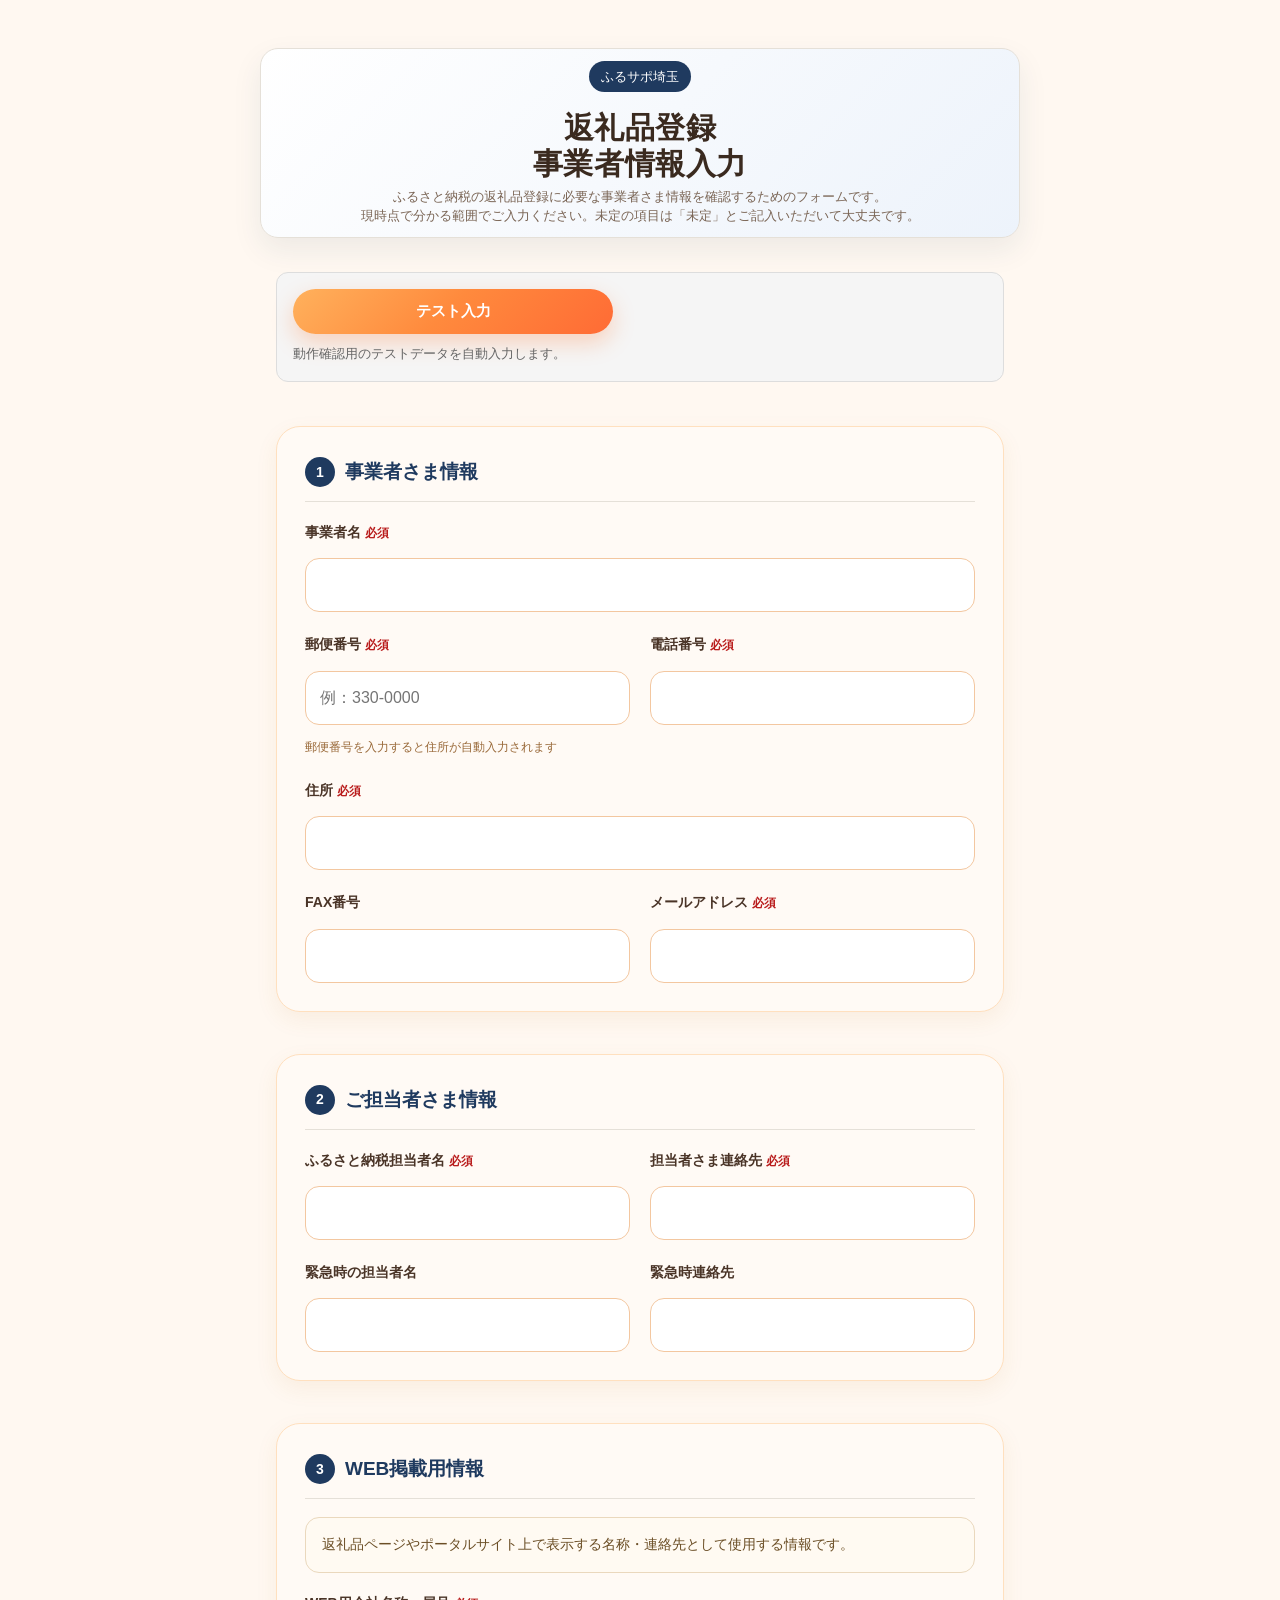
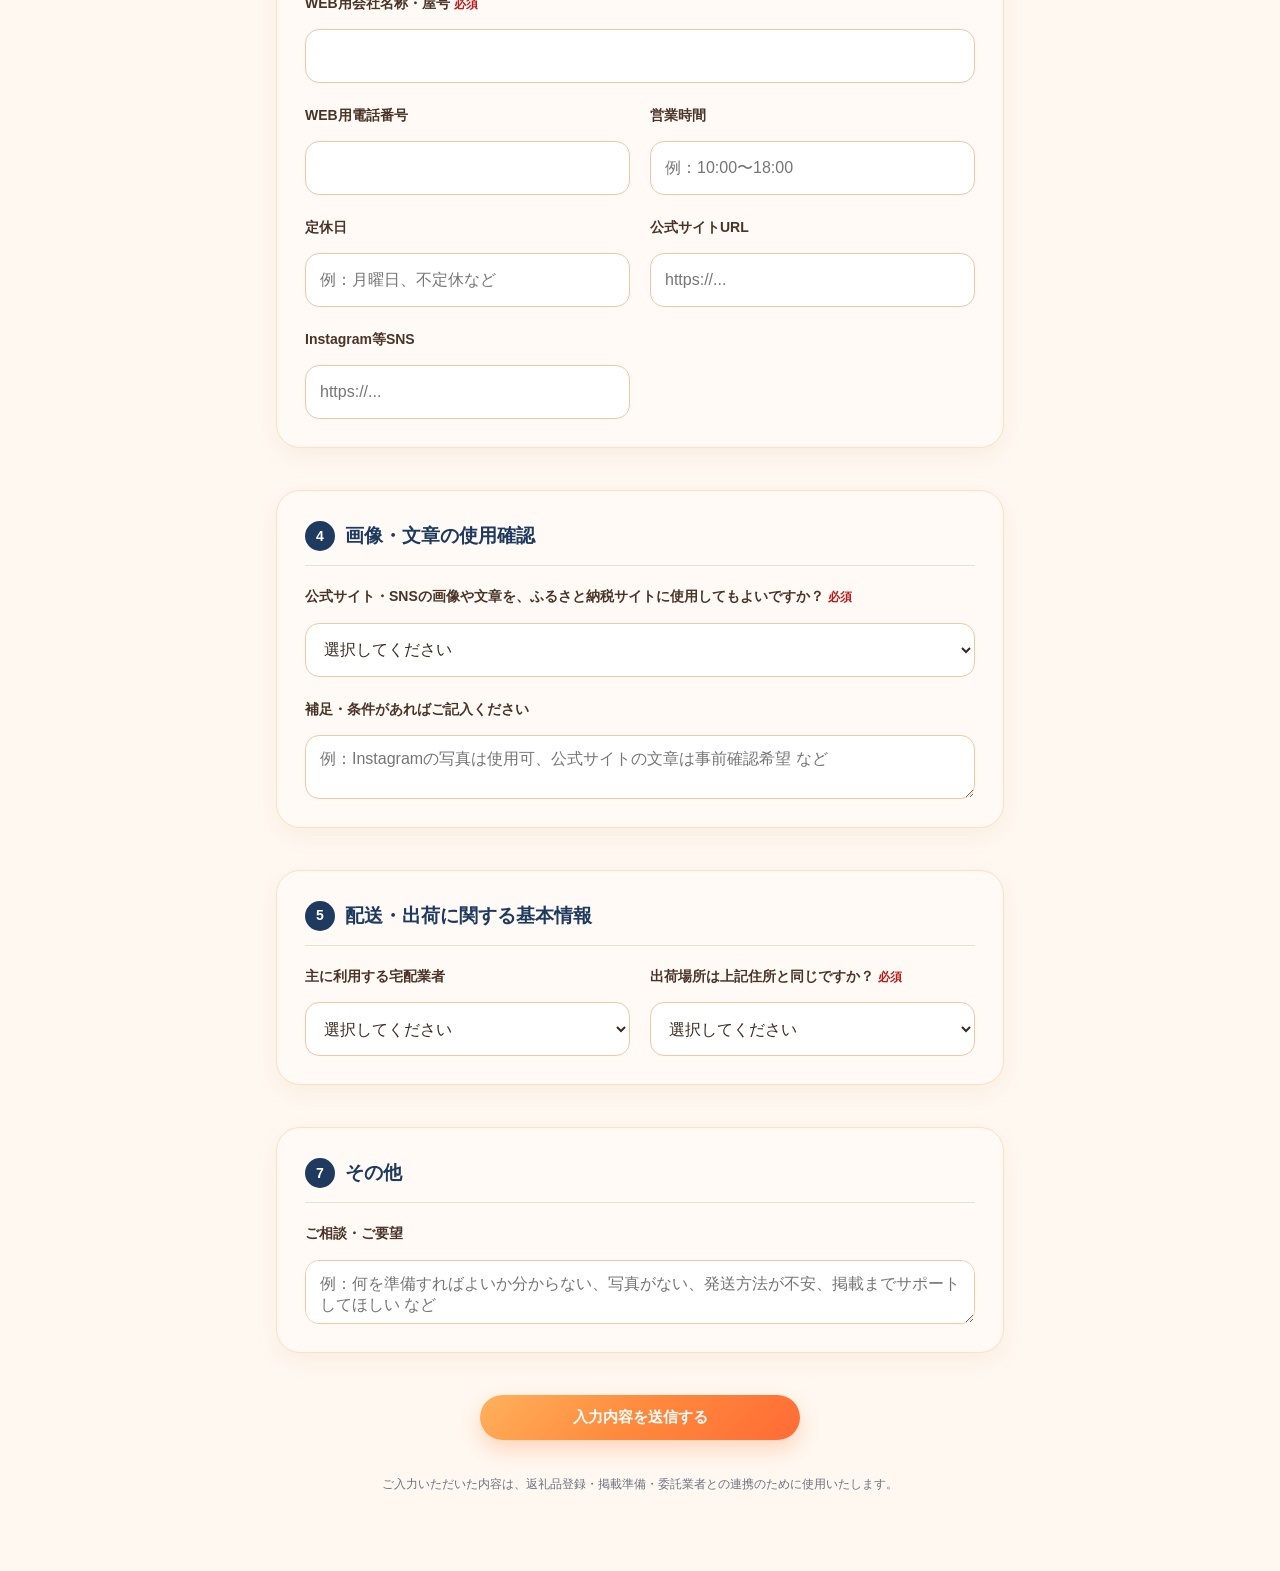
<file: business.html>
<!DOCTYPE html>
<html lang="ja">
<head>
  <meta charset="UTF-8" />
  <meta name="viewport" content="width=device-width, initial-scale=1.0" />
  <title>返礼品登録｜事業者情報入力</title>
  <style>
    body {
      margin: 0;
      font-family: -apple-system, BlinkMacSystemFont, "Hiragino Sans", "Yu Gothic", sans-serif;
      background: #f6f3ef;
      color: #1f2933;
      line-height: 1.8;
    }

    .page {
      max-width: 860px;
      margin: 0 auto;
      padding: 32px 16px 64px;
    }

    .hero {
      background: linear-gradient(135deg, #ffffff, #edf3fb);
      border-radius: 24px;
      padding: 34px 26px;
      margin-bottom: 24px;
      border: 1px solid #e5e0d8;
      box-shadow: 0 12px 30px rgba(31, 58, 95, 0.08);
    }

    .label {
      display: inline-block;
      background: #1f3a5f;
      color: white;
      padding: 4px 12px;
      border-radius: 999px;
      font-size: 13px;
      margin-bottom: 14px;
    }

    h1 {
      margin: 0 0 12px;
      color: #1f3a5f;
      font-size: 30px;
      line-height: 1.4;
    }

    .lead {
      color: #6b7280;
      margin: 0;
      font-size: 15px;
    }

    form {
      display: grid;
      gap: 20px;
    }

    .section {
      background: white;
      border: 1px solid #e5e0d8;
      border-radius: 18px;
      padding: 26px;
      box-shadow: 0 8px 20px rgba(31, 41, 51, 0.04);
    }

    .section-title {
      display: flex;
      align-items: center;
      gap: 10px;
      border-bottom: 1px solid #e5e0d8;
      padding-bottom: 12px;
      margin-bottom: 18px;
    }

    .num {
      width: 30px;
      height: 30px;
      background: #1f3a5f;
      color: white;
      border-radius: 50%;
      display: inline-flex;
      align-items: center;
      justify-content: center;
      font-weight: bold;
      font-size: 14px;
    }

    h2 {
      margin: 0;
      color: #1f3a5f;
      font-size: 19px;
    }

    .grid {
      display: grid;
      grid-template-columns: 1fr 1fr;
      gap: 18px;
    }

    .field {
      display: flex;
      flex-direction: column;
      gap: 6px;
    }

    .full {
      grid-column: 1 / -1;
    }

    label {
      font-weight: 700;
      font-size: 14px;
    }

    .required {
      color: #b91c1c;
      font-size: 12px;
      margin-left: 4px;
    }

    input, select, textarea {
      width: 100%;
      box-sizing: border-box;
      border: 1px solid #d7d2ca;
      border-radius: 12px;
      padding: 12px 14px;
      font-size: 15px;
      font-family: inherit;
      background: white;
    }

    input:focus, select:focus, textarea:focus {
      outline: none;
      border-color: #1f3a5f;
      box-shadow: 0 0 0 4px rgba(31, 58, 95, 0.12);
    }

    textarea {
      min-height: 110px;
      resize: vertical;
    }

    .note {
      background: #fffaf2;
      border: 1px solid #ead8bd;
      color: #6b4e25;
      border-radius: 14px;
      padding: 14px 16px;
      font-size: 14px;
      margin-bottom: 18px;
    }

    .hidden {
      display: none;
    }

    
    button {
      border: none;
      background: linear-gradient(135deg, #ff9f43, #ff7b54);
      color: white;
      width: 100%;
      max-width: 320px;
      padding: 18px 28px;
      border-radius: 999px;
      font-size: 17px;
      font-weight: 700;
      cursor: pointer;
      transition: all 0.2s ease;
      box-shadow: 0 12px 24px rgba(255,123,84,0.28);
    }

    button:hover {
      transform: translateY(-2px);
      box-shadow: 0 16px 28px rgba(255,123,84,0.36);
    }
.actions {
      text-align: center;
    }

    .footer-note {
      text-align: center;
      color: #6b7280;
      font-size: 12px;
      margin-top: 14px;
    }

    @media (max-width: 720px) {
      .grid {
        grid-template-columns: 1fr;
      }

      .full {
        grid-column: auto;
      }

      h1 {
        font-size: 24px;
      }

      .section {
        padding: 22px 18px;
      }

      
    button {
      border: none;
      background: linear-gradient(135deg, #ff9f43, #ff7b54);
      color: white;
      width: 100%;
      max-width: 320px;
      padding: 18px 28px;
      border-radius: 999px;
      font-size: 17px;
      font-weight: 700;
      cursor: pointer;
      transition: all 0.2s ease;
      box-shadow: 0 12px 24px rgba(255,123,84,0.28);
    }

    button:hover {
      transform: translateY(-2px);
      box-shadow: 0 16px 28px rgba(255,123,84,0.36);
    }
}

    


    


    

  
.progress-fill.complete {
  background: linear-gradient(135deg, #34d399, #10b981);
}

.progress-label {
  text-align: right;
  font-size: 14px;
  font-weight: 700;
  color: #555;
}


</style>

<style>
/* business_PROGRESS_LABEL_VISIBLE_FIX */
.progress-label {
  display: block !important;
  width: 100% !important;
  margin-top: 10px !important;
  text-align: right !important;
  font-size: 14px !important;
  font-weight: 800 !important;
  color: #5c3d1e !important;
  line-height: 1.4 !important;
  overflow: visible !important;
}
</style>


<style>
/* business_VISIBLE_PROGRESS_STATUS_FIX */
#progressStatusVisible {
  display: block !important;
  margin-top: 10px !important;
  text-align: right !important;
  font-size: 14px !important;
  font-weight: 800 !important;
  color: #5c3d1e !important;
  line-height: 1.5 !important;
}
</style>


<style id="furusapo-business-ui-fix">
  body {
    font-family: "Hiragino Maru Gothic ProN", "Yu Gothic", "Noto Sans JP", sans-serif;
    background: #fff8f1;
  }

  .container, .wrap, main {
    max-width: 760px;
  }

  header, .header, .hero {
    text-align: center;
    padding: 22px 18px 14px;
  }

  h1 {
    font-size: clamp(24px, 6vw, 34px);
    line-height: 1.25;
    letter-spacing: 0.03em;
    margin: 0 0 8px;
    color: #3a2a1f;
  }

  .lead, .description, header p, .header p, .hero p {
    font-size: 14px;
    line-height: 1.7;
    color: #7a6555;
    margin: 0 auto;
    max-width: 560px;
  }

  form {
    background: #fff;
    border-radius: 24px;
    padding: 24px;
    box-shadow: 0 14px 40px rgba(210, 124, 45, 0.14);
    border: 1px solid #ffe1c2;
  }

  .card, .section, fieldset {
    background: #fffaf5;
    border: 1px solid #ffe0bf;
    border-radius: 20px;
    padding: 18px;
    margin-bottom: 18px;
    box-shadow: 0 8px 22px rgba(180, 110, 40, 0.08);
  }

  label {
    font-weight: 700;
    color: #4a3427;
    margin-bottom: 7px;
    display: block;
  }

  input, textarea, select {
    width: 100%;
    border: 1.5px solid #f3c7a0;
    border-radius: 14px;
    padding: 13px 14px;
    font-size: 16px;
    background: #fff;
    color: #3a2a1f;
    box-sizing: border-box;
    outline: none;
    transition: border-color .15s ease, box-shadow .15s ease, background .15s ease;
  }

  input:focus, textarea:focus, select:focus {
    border-color: #ff9a3d;
    background: #fffdf9;
    box-shadow: 0 0 0 4px rgba(255, 154, 61, 0.18);
  }

  button[type="submit"], .submit-btn {
    width: 100%;
    border: none;
    border-radius: 999px;
    padding: 15px 20px;
    font-size: 17px;
    font-weight: 800;
    color: #fff;
    background: linear-gradient(135deg, #ff9a3d, #ff6b35);
    box-shadow: 0 10px 24px rgba(255, 112, 45, 0.32);
    cursor: pointer;
  }

  button[type="submit"]:hover, .submit-btn:hover {
    transform: translateY(-1px);
  }

  @media (max-width: 600px) {
    body {
      padding: 10px;
    }

    header, .header, .hero {
      padding: 16px 10px 10px;
    }

    h1 {
      font-size: 24px;
    }

    .lead, .description, header p, .header p, .hero p {
      font-size: 13px;
      line-height: 1.6;
    }

    form {
      padding: 16px;
      border-radius: 20px;
    }

    .card, .section, fieldset {
      padding: 14px;
      border-radius: 18px;
      margin-bottom: 14px;
    }

    input, textarea, select {
      padding: 12px;
      font-size: 16px;
    }
  }
</style>


<style id="furusapo-titlebox-compact">
  header, .header, .hero {
    padding: 12px 12px 8px !important;
    margin-bottom: 10px !important;
    border-radius: 16px !important;
  }

  h1 {
    font-size: clamp(21px, 5vw, 28px) !important;
    margin: 0 0 4px !important;
    line-height: 1.2 !important;
  }

  .lead, .description, header p, .header p, .hero p {
    font-size: 12.5px !important;
    line-height: 1.5 !important;
    margin: 0 auto !important;
  }

  @media (max-width: 600px) {
    header, .header, .hero {
      padding: 10px 8px 6px !important;
      margin-bottom: 8px !important;
    }

    h1 {
      font-size: 21px !important;
    }
  }
</style>


<style id="furusapo-orange-buttons">
  button,
  input[type="button"],
  input[type="submit"],
  .btn,
  .test-btn,
  .sample-btn {
    border: none !important;
    border-radius: 999px !important;
    padding: 13px 20px !important;
    font-size: 15px !important;
    font-weight: 800 !important;
    color: #fff !important;
    background: linear-gradient(135deg, #ffb15c 0%, #ff8a3d 48%, #ff6b35 100%) !important;
    box-shadow: 0 9px 22px rgba(255, 120, 48, 0.28) !important;
    cursor: pointer !important;
    transition: transform .15s ease, box-shadow .15s ease, opacity .15s ease !important;
  }

  button:hover,
  input[type="button"]:hover,
  input[type="submit"]:hover,
  .btn:hover,
  .test-btn:hover,
  .sample-btn:hover {
    transform: translateY(-1px) !important;
    box-shadow: 0 12px 26px rgba(255, 120, 48, 0.36) !important;
    opacity: .96 !important;
  }

  button:active,
  input[type="button"]:active,
  input[type="submit"]:active,
  .btn:active,
  .test-btn:active,
  .sample-btn:active {
    transform: translateY(0) !important;
    box-shadow: 0 6px 16px rgba(255, 120, 48, 0.25) !important;
  }
</style>

<style id="furusapo-layout-clean">
  body {
    background: #fff8f1 !important;
    overflow-x: hidden !important;
  }

  header,
  .header,
  .hero {
    max-width: 760px !important;
    margin: 12px auto 18px !important;
    padding: 20px 18px 18px !important;
    border-radius: 22px !important;
  }

  h1 {
    font-size: clamp(26px, 4vw, 38px) !important;
    line-height: 1.25 !important;
    margin: 8px 0 10px !important;
  }

  form,
  main,
  .container,
  .wrap {
    max-width: 760px !important;
    width: calc(100% - 32px) !important;
    margin-left: auto !important;
    margin-right: auto !important;
  }

  form {
    padding: 0 !important;
    background: transparent !important;
    border: none !important;
    box-shadow: none !important;
  }

  .card,
  .section,
  fieldset {
    width: 100% !important;
    box-sizing: border-box !important;
    margin: 0 auto 28px !important;
    padding: 28px !important;
    border-radius: 24px !important;
  }

  .test-box,
  .test-area,
  [class*="test"] {
    max-width: 760px !important;
    width: 100% !important;
    box-sizing: border-box !important;
    margin-left: auto !important;
    margin-right: auto !important;
  }

  .grid,
  .row,
  .form-grid {
    gap: 20px !important;
  }

  input,
  textarea,
  select {
    min-height: 54px !important;
  }

  @media (max-width: 700px) {
    header,
    .header,
    .hero,
    form,
    main,
    .container,
    .wrap {
      width: calc(100% - 20px) !important;
      max-width: 100% !important;
    }

    main.page {
      box-sizing: border-box;
    }

    header,
    .header,
    .hero {
      padding: 16px 12px 14px !important;
      margin-top: 8px !important;
    }

    h1 {
      font-size: 25px !important;
    }

    .card,
    .section,
    fieldset {
      padding: 18px !important;
      margin-bottom: 20px !important;
      border-radius: 20px !important;
    }
  }
</style>


<style id="furusapo-header-sp-compact">
  header,
  .header,
  .hero {
    padding: 12px 14px 12px !important;
    margin: 8px auto 10px !important;
    border-radius: 18px !important;
  }

  h1 {
    font-size: clamp(22px, 4.5vw, 30px) !important;
    line-height: 1.2 !important;
    margin: 4px 0 6px !important;
    letter-spacing: 0.02em !important;
  }

  .lead,
  .description,
  header p,
  .header p,
  .hero p {
    font-size: 12.5px !important;
    line-height: 1.45 !important;
    margin: 0 auto !important;
  }

  form,
  main,
  .container,
  .wrap {
    margin-top: 8px !important;
  }

  .test-box,
  .test-area,
  [class*="test"] {
    margin-top: 10px !important;
    margin-bottom: 18px !important;
  }

  .card,
  .section,
  fieldset {
    margin-bottom: 22px !important;
  }

  @media (max-width: 700px) {
    header,
    .header,
    .hero {
      padding: 10px 10px 10px !important;
      margin: 6px auto 8px !important;
      border-radius: 16px !important;
    }

    h1 {
      font-size: 22px !important;
      line-height: 1.18 !important;
      margin: 3px 0 5px !important;
    }

    .lead,
    .description,
    header p,
    .header p,
    .hero p {
      font-size: 11.5px !important;
      line-height: 1.4 !important;
    }

    form,
    main,
    .container,
    .wrap {
      margin-top: 4px !important;
    }

    .test-box,
    .test-area,
    [class*="test"] {
      margin-top: 6px !important;
      margin-bottom: 14px !important;
    }

    .card,
    .section,
    fieldset {
      margin-bottom: 18px !important;
    }
  }
</style>

</head>

<body>
  <main class="page">
    <section class="hero">
      <span class="label">ふるサポ埼玉</span>
      <h1>返礼品登録<br>事業者情報入力</h1>
      <p class="lead">
        ふるさと納税の返礼品登録に必要な事業者さま情報を確認するためのフォームです。<br>
        現時点で分かる範囲でご入力ください。未定の項目は「未定」とご記入いただいて大丈夫です。
      </p>
    </section>

    
  
</div>


  
</div>


  
</div>



<form id="businessForm">



      <div id="businessCustomerInfoBox" style="display:none; margin: 20px 0; padding: 18px; background: linear-gradient(135deg,#fffdf8,#fff5e8); border: 1px solid #f2d6ad; border-radius: 20px; color: #5c3d1e; line-height: 1.8; font-size: 14px; box-shadow: 0 8px 24px rgba(230,126,34,0.12);">
        <div><strong style="display:inline-block; min-width: 110px;">顧客ID</strong><span id="displayBusinessCustomerId"></span></div>
        <div><strong style="display:inline-block; min-width: 110px;">事業者名</strong><span id="displayBusinessName"></span></div>
      </div>

      <input type="hidden" name="customer_id" id="customer_id">
<div style="margin: 24px 0; padding: 16px; background: #f5f5f5; border-radius: 12px; border: 1px solid #ddd;">
  <button type="button" onclick="fillTestData()" style="padding: 12px 18px; border: none; border-radius: 10px; background: #111; color: #fff; font-size: 15px; cursor: pointer;">
    テスト入力
  </button>
  <p style="margin: 8px 0 0; font-size: 13px; color: #666;">
    動作確認用のテストデータを自動入力します。
  </p>
</div>

      <section class="section">
        <div class="section-title">
          <span class="num">1</span>
          <h2>事業者さま情報</h2>
        </div>

        <div class="grid">
          <div class="field full">
            <label>事業者名<span class="required">必須</span></label>
            <input name="business_name" required>
          </div>

          <div class="field">
            <label>郵便番号<span class="required">必須</span></label>
            <input name="postal_code" placeholder="例：330-0000" required>
          </div>

          <div class="field">
            <label>電話番号<span class="required">必須</span></label>
            <input name="phone" type="tel" required>
          </div>

          <div class="field full">
            <label>住所<span class="required">必須</span></label>
            <input name="address" required>
          </div>

          <div class="field">
            <label>FAX番号</label>
            <input name="fax" type="tel">
          </div>

          <div class="field">
            <label>メールアドレス<span class="required">必須</span></label>
            <input name="email" type="email" required>
          </div>
        </div>
      </section>

      <section class="section">
        <div class="section-title">
          <span class="num">2</span>
          <h2>ご担当者さま情報</h2>
        </div>

        <div class="grid">
          <div class="field">
            <label>ふるさと納税担当者名<span class="required">必須</span></label>
            <input name="tax_contact_name" required>
          </div>

          <div class="field">
            <label>担当者さま連絡先<span class="required">必須</span></label>
            <input name="tax_contact_phone" type="tel" required>
          </div>

          <div class="field">
            <label>緊急時の担当者名</label>
            <input name="emergency_contact_name">
          </div>

          <div class="field">
            <label>緊急時連絡先</label>
            <input name="emergency_contact_phone" type="tel">
          </div>
        </div>
      </section>

      <section class="section">
        <div class="section-title">
          <span class="num">3</span>
          <h2>WEB掲載用情報</h2>
        </div>

        <div class="note">
          返礼品ページやポータルサイト上で表示する名称・連絡先として使用する情報です。
        </div>

        <div class="grid">
          <div class="field full">
            <label>WEB用会社名称・屋号<span class="required">必須</span></label>
            <input name="web_display_name" required>
          </div>

          <div class="field">
            <label>WEB用電話番号</label>
            <input name="web_phone" type="tel">
          </div>

          <div class="field">
            <label>営業時間</label>
            <input name="business_hours" placeholder="例：10:00〜18:00">
          </div>

          <div class="field">
            <label>定休日</label>
            <input name="closed_days" placeholder="例：月曜日、不定休など">
          </div>

          <div class="field">
            <label>公式サイトURL</label>
            <input name="website_url" type="url" placeholder="https://...">
          </div>

          <div class="field">
            <label>Instagram等SNS</label>
            <input name="sns_url" type="url" placeholder="https://...">
          </div>
        </div>
      </section>

      <section class="section">
        <div class="section-title">
          <span class="num">4</span>
          <h2>画像・文章の使用確認</h2>
        </div>

        <div class="grid">
          <div class="field full">
            <label>公式サイト・SNSの画像や文章を、ふるさと納税サイトに使用してもよいですか？<span class="required">必須</span></label>
            <select name="content_usage_permission" required>
              <option value="">選択してください</option>
              <option>使用してよい</option>
              <option>事前確認が必要</option>
              <option>使用不可</option>
              <option>まだ分からない</option>
            </select>
          </div>

          <div class="field full">
            <label>補足・条件があればご記入ください</label>
            <textarea name="content_usage_note" placeholder="例：Instagramの写真は使用可、公式サイトの文章は事前確認希望 など"></textarea>
          </div>
        </div>
      </section>

      <section class="section">
        <div class="section-title">
          <span class="num">5</span>
          <h2>配送・出荷に関する基本情報</h2>
        </div>

        <div class="grid">
          <div class="field">
            <label>主に利用する宅配業者</label>
            <select name="delivery_company">
              <option value="">選択してください</option>
              <option>ヤマト運輸</option>
              <option>佐川急便</option>
              <option>日本郵便</option>
              <option>その他</option>
              <option>未定</option>
            </select>
          </div>

          <div class="field">
            <label>出荷場所は上記住所と同じですか？<span class="required">必須</span></label>
            <select id="shippingSame" name="shipping_address_same" required>
              <option value="">選択してください</option>
              <option>同じ</option>
              <option>異なる</option>
              <option>未定</option>
            </select>
          </div>
        </div>
      </section>

      <section class="section hidden" id="shippingDetails">
        <div class="section-title">
          <span class="num">6</span>
          <h2>出荷場所が異なる場合</h2>
        </div>

        <div class="grid">
          <div class="field full">
            <label>出荷場所名</label>
            <input name="shipping_place_name">
          </div>

          <div class="field">
            <label>出荷場所郵便番号</label>
            <input name="shipping_postal_code" placeholder="例：330-0000">
          </div>

          <div class="field">
            <label>出荷場所電話番号</label>
            <input name="shipping_phone" type="tel">
          </div>

          <div class="field full">
            <label>出荷場所住所</label>
            <input name="shipping_address">
          </div>

          <div class="field">
            <label>出荷担当者名</label>
            <input name="shipping_contact_name">
          </div>
        </div>
      </section>

      <section class="section">
        <div class="section-title">
          <span class="num">7</span>
          <h2>その他</h2>
        </div>

        <div class="grid">
          <div class="field full">
            <label>ご相談・ご要望</label>
            <textarea name="current_issues" placeholder="例：何を準備すればよいか分からない、写真がない、発送方法が不安、掲載までサポートしてほしい など"></textarea>
          </div>

          
        </div>
      </section>

      <div class="actions">
        <button type="submit">入力内容を送信する</button>
      </div>

      <p class="footer-note">
        ご入力いただいた内容は、返礼品登録・掲載準備・委託業者との連携のために使用いたします。
      </p>

      <div id="businessDoneMessage" style="display:none; margin-top: 24px; padding: 18px; background: #eefaf0; border: 1px solid #c8edcf; color: #12451f; border-radius: 14px; line-height: 1.8; font-size: 15px; font-weight: 700;">
        事業者情報を受け付けました。
        <small style="display:block; margin-top: 6px; font-weight: 400; color: #2f6b3d;">
          続いて、商品情報をご入力ください。商品情報フォームのURLは、ふるサポ埼玉よりご案内いたします。
        </small>
      </div>
    </form>
  </main>

  <script>
    const shippingSame = document.getElementById("shippingSame");
    const shippingDetails = document.getElementById("shippingDetails");

    shippingSame.addEventListener("change", function () {
      if (this.value === "異なる") {
        shippingDetails.classList.remove("hidden");
      } else {
        shippingDetails.classList.add("hidden");
      }
    });

    const GAS_URL = "https://script.google.com/macros/s/AKfycbwuNv7aRFDYCn_GfTlZm0N2R3Aij1IG_Lv7ETnQR_DlyyeOwAdZClGVmmGlbD0sL-x_Hg/exec";

    document.addEventListener("DOMContentLoaded", function() {
      const form = document.getElementById("businessForm");
      const doneMessage = document.getElementById("businessDoneMessage");

      if (form && doneMessage) {
        form.addEventListener("input", function() {
          doneMessage.style.display = "none";
        });

        form.addEventListener("change", function() {
          doneMessage.style.display = "none";
        });
      }
    });

    document.getElementById("businessForm").addEventListener("submit", async function(e) {
      e.preventDefault();

      const submitButton = this.querySelector('button[type="submit"]');
      submitButton.disabled = true;
      submitButton.textContent = "送信中...";

      const formData = new FormData(this);
      const data = Object.fromEntries(formData.entries());

      try {
        await fetch(GAS_URL, {
          method: "POST",
          mode: "no-cors",
          headers: {
            "Content-Type": "text/plain;charset=utf-8"
          },
          body: JSON.stringify(data)
        });

        this.reset();
        shippingDetails.classList.add("hidden");

        setBusinessCustomerId();

        const params = getPrefillParamsForBusiness();
        setBusinessValue("business_name", params.get("business_name"));
        setBusinessValue("tax_contact_name", params.get("contact_name"));
        setBusinessValue("email", params.get("email"));
        setBusinessValue("phone", params.get("phone"));
        setBusinessValue("notes", params.get("notes"));
        showBusinessCustomerInfo();

        const doneMessage = document.getElementById("businessDoneMessage");
        if (doneMessage) {
          doneMessage.style.display = "block";
          doneMessage.scrollIntoView({ behavior: "smooth" });
        }

      } catch (error) {
        console.error(error);
        alert("送信中にエラーが発生しました。時間をおいて再度お試しください。");

      } finally {
        submitButton.disabled = false;
        submitButton.textContent = "入力内容を送信する";
      }
    });
  </script>

<script>
function fillTestData() {
  const testData = {
    // business_name はURLから引き継いだ値を優先するため、テスト入力では上書きしない
    postal_code: "330-0000",
    phone: "048-000-0000",
    address: "埼玉県さいたま市",
    fax: "048-999-9999",
    email: "test@example.com",
    tax_contact_name: "テスト担当",
    tax_contact_phone: "048-111-1111",
    emergency_contact_name: "緊急テスト担当",
    emergency_contact_phone: "048-222-2222",
    web_display_name: "顧客IDテストショップ",
    web_phone: "048-333-3333",
    business_hours: "10:00〜17:00",
    closed_days: "土日祝",
    website_url: "https://example.com",
    sns_url: "https://instagram.com/example",
    content_usage_note: "テスト送信です",
    delivery_company: "ヤマト運輸",
    shipping_place_name: "テスト発送元",
    shipping_postal_code: "330-0000",
    shipping_phone: "048-444-4444",
    shipping_address: "埼玉県さいたま市テスト町1-1-1",
    shipping_contact_name: "発送テスト担当",
    current_issues: "顧客ID自動発行のテストです",
    notes: "テスト入力ボタンから入力"
  };

  Object.keys(testData).forEach(function(name) {
    const el = document.querySelector('[name="' + name + '"]');
    if (!el) return;

    if (el.type === "checkbox" || el.type === "radio") {
      return;
    }

    el.value = testData[name];
  });

  const setCheckedByValue = (name, value) => {
    const el = document.querySelector('[name="' + name + '"][value="' + value + '"]');
    if (el) el.checked = true;
  };

  const setSelectValue = (name, value) => {
    const el = document.querySelector('[name="' + name + '"]');
    if (el && el.tagName === "SELECT") {
      el.value = value;
    }
  };

  setSelectValue("content_usage_permission", "許可する");
  setSelectValue("shipping_address_same", "同じ");

  setCheckedByValue("content_usage_permission", "許可する");
  setCheckedByValue("shipping_address_same", "同じ");

  alert("テストデータを入力しました。内容を確認して送信してください。");
}
</script>


<script>
function getPrefillParamsForBusiness() {
  const params = new URLSearchParams(window.location.search);

  if (window.location.hash) {
    const hashText = window.location.hash.replace(/^#/, "");
    const hashParams = new URLSearchParams(hashText);
    hashParams.forEach(function(value, key) {
      if (!params.has(key)) {
        params.set(key, value);
      }
    });
  }

  return params;
}

function setBusinessValue(name, value) {
  if (!value) return;

  const el = document.querySelector('[name="' + name + '"]');
  if (!el) return;

  if (!el.value) {
    el.value = value;
  }
}

function setBusinessCustomerId() {
  const params = getPrefillParamsForBusiness();
  const customerId = params.get("customer_id") || "";
  const input = document.getElementById("customer_id");

  if (input) {
    input.value = customerId;
  }

  return customerId;
}

function showBusinessCustomerInfo() {
  const params = getPrefillParamsForBusiness();
  const customerId = params.get("customer_id") || "";
  const businessName = params.get("business_name") || "";

  const box = document.getElementById("businessCustomerInfoBox");
  const displayCustomerId = document.getElementById("displayBusinessCustomerId");
  const displayBusinessName = document.getElementById("displayBusinessName");

  if (!box || !displayCustomerId || !displayBusinessName) return;

  if (customerId || businessName) {
    displayCustomerId.textContent = customerId || "未指定";
    displayBusinessName.textContent = businessName || "未指定";
    box.style.display = "block";
  } else {
    box.style.display = "none";
  }
}

document.addEventListener("DOMContentLoaded", function() {
  const params = getPrefillParamsForBusiness();

  setBusinessCustomerId();

  setBusinessValue("business_name", params.get("business_name"));
  setBusinessValue("tax_contact_name", params.get("contact_name"));
  setBusinessValue("email", params.get("email"));
  setBusinessValue("phone", params.get("phone"));
  setBusinessValue("notes", params.get("notes"));

  showBusinessCustomerInfo();

  console.log("かんたん診断から事業者情報へ引き継ぎ:", Object.fromEntries(params.entries()));
});
</script>


<script>
(function() {
  function getParams() {
    const params = new URLSearchParams(window.location.search || "");

    if (window.location.hash) {
      const hashText = window.location.hash.replace(/^#/, "");
      const hashParams = new URLSearchParams(hashText);
      hashParams.forEach(function(value, key) {
        if (!params.has(key)) params.set(key, value);
      });
    }

    return params;
  }

  function setValueByName(name, value) {
    if (!value) return;
    const el = document.querySelector('[name="' + name + '"]');
    if (el) el.value = value;
  }

  function setHiddenCustomerId(customerId) {
    const el = document.getElementById("customer_id") || document.querySelector('[name="customer_id"]');
    if (el) el.value = customerId || "";
  }

  function ensureInfoBox(customerId, businessName) {
    let box = document.getElementById("businessCustomerInfoBox");

    if (!box) {
      box = document.createElement("div");
      box.id = "businessCustomerInfoBox";
      box.style.cssText = "display:none;margin:24px auto;padding:18px 22px;border:1px solid #d8d1c7;border-radius:16px;background:#fffaf3;max-width:980px;font-size:16px;line-height:1.8;";
      box.innerHTML =
        '<strong>引き継ぎ情報</strong><br>' +
        '顧客ID：<span id="displayBusinessCustomerId"></span><br>' +
        '事業者名：<span id="displayBusinessName"></span>';

      const form = document.querySelector("form");
      if (form && form.parentNode) {
        form.parentNode.insertBefore(box, form);
      } else {
        document.body.insertBefore(box, document.body.firstChild);
      }
    }

    const idEl = document.getElementById("displayBusinessCustomerId");
    const nameEl = document.getElementById("displayBusinessName");

    if (customerId || businessName) {
      if (idEl) idEl.textContent = customerId || "未指定";
      if (nameEl) nameEl.textContent = businessName || "未指定";
      box.style.display = "block";
    }
  }

  function applyPrefill() {
    const params = getParams();

    const customerId =
      params.get("customer_id") ||
      params.get("customerId") ||
      "";

    const businessName =
      params.get("business_name") ||
      params.get("businessName") ||
      "";

    setHiddenCustomerId(customerId);
    setValueByName("business_name", businessName);
    ensureInfoBox(customerId, businessName);

    console.log("business prefill applied:", {
      customer_id: customerId,
      business_name: businessName
    });
  }

  if (document.readyState === "loading") {
    document.addEventListener("DOMContentLoaded", applyPrefill);
  } else {
    applyPrefill();
  }

  setTimeout(applyPrefill, 300);
  setTimeout(applyPrefill, 1000);
})();
</script>










<script>
document.addEventListener('DOMContentLoaded', () => {

  const fields = document.querySelectorAll(
    '#businessForm input:not([type="hidden"]), #businessForm select, #businessForm textarea'
  );

  const progressFill = document.getElementById('progressFill');
  const progressLabel = document.getElementById('progressLabel');
  if (!progressFill || !progressLabel || !fields.length) return;

  function updateProgress() {
    let filled = 0;

    fields.forEach(field => {
      if(field.value.trim() !== '') {
        filled++;
      }
    });

    const percent = Math.round((filled / fields.length) * 100);

    progressFill.style.width = percent + '%';

    if (percent >= 100) {
      progressFill.classList.add('complete');
      progressLabel.textContent = '入力完了です 🎉';
    } else {
      progressFill.classList.remove('complete');
      progressLabel.textContent = `${filled}/${fields.length}項目 入力済み`;
    }
  }

  fields.forEach(field => {
    field.addEventListener('input', updateProgress);
    field.addEventListener('change', updateProgress);
  });

  updateProgress();
});
</script>

<script>
/* business_VISIBLE_PROGRESS_STATUS_FIX */
document.addEventListener('DOMContentLoaded', function () {
  const wrap = document.querySelector('.progress-wrap');
  const bar = document.getElementById('progressFill');
  const fields = document.querySelectorAll(
    '#businessForm input:not([type="hidden"]), #businessForm select, #businessForm textarea'
  );

  if (!wrap || !bar || !fields.length) return;

  let status = document.getElementById('progressStatusVisible');
  if (!status) {
    status = document.createElement('div');
    status.id = 'progressStatusVisible';
    wrap.appendChild(status);
  }

  function updateVisibleProgress() {
    let filled = 0;

    fields.forEach(function(field) {
      if ((field.value || '').trim() !== '') {
        filled++;
      }
    });

    const percent = Math.round((filled / fields.length) * 100);
    bar.style.width = percent + '%';

    if (percent >= 100) {
      bar.classList.add('complete');
      status.textContent = '入力完了です 🎉';
    } else {
      bar.classList.remove('complete');
      status.textContent = filled + '/' + fields.length + '項目 入力済み';
    }
  }

  fields.forEach(function(field) {
    field.addEventListener('input', updateVisibleProgress);
    field.addEventListener('change', updateVisibleProgress);
  });

  updateVisibleProgress();
});
</script>


<script id="furusapo-zip-api">
document.addEventListener("DOMContentLoaded", () => {
  const zipInput =
    document.querySelector('input[name="郵便番号"]') ||
    document.querySelector('input[name="zip"]') ||
    document.querySelector('input[name="postal_code"]') ||
    document.querySelector('input[id*="zip"]') ||
    document.querySelector('input[id*="postal"]');

  const addressInput =
    document.querySelector('input[name="所在地・住所"]') ||
    document.querySelector('input[name="住所"]') ||
    document.querySelector('input[name="address"]') ||
    document.querySelector('textarea[name="所在地・住所"]') ||
    document.querySelector('textarea[name="住所"]') ||
    document.querySelector('textarea[name="address"]');

  if (!zipInput || !addressInput) {
    console.log("郵便番号または住所欄が見つかりませんでした");
    return;
  }

  const note = document.createElement("div");
  note.style.fontSize = "12px";
  note.style.color = "#9a6a3a";
  note.style.marginTop = "6px";
  note.textContent = "郵便番号を入力すると住所が自動入力されます";
  zipInput.insertAdjacentElement("afterend", note);

  async function searchAddress() {
    const zip = zipInput.value.replace(/[^0-9]/g, "");

    if (zip.length !== 7) {
      return;
    }

    note.textContent = "住所を検索中...";
    note.style.color = "#9a6a3a";

    try {
      const res = await fetch(`https://zipcloud.ibsnet.co.jp/api/search?zipcode=${zip}`);
      const data = await res.json();

      if (data.status !== 200 || !data.results || !data.results[0]) {
        note.textContent = "住所が見つかりませんでした";
        note.style.color = "#c0392b";
        return;
      }

      const r = data.results[0];
      const address = `${r.address1}${r.address2}${r.address3}`;

      addressInput.value = address;
      addressInput.dispatchEvent(new Event("input", { bubbles: true }));
      addressInput.focus();

      note.textContent = "住所を自動入力しました。番地以降を入力してください";
      note.style.color = "#2f8f46";
    } catch (e) {
      console.error(e);
      note.textContent = "住所検索に失敗しました";
      note.style.color = "#c0392b";
    }
  }

  zipInput.addEventListener("input", searchAddress);
  zipInput.addEventListener("blur", searchAddress);
});
</script>

</body>



</html>
</file>
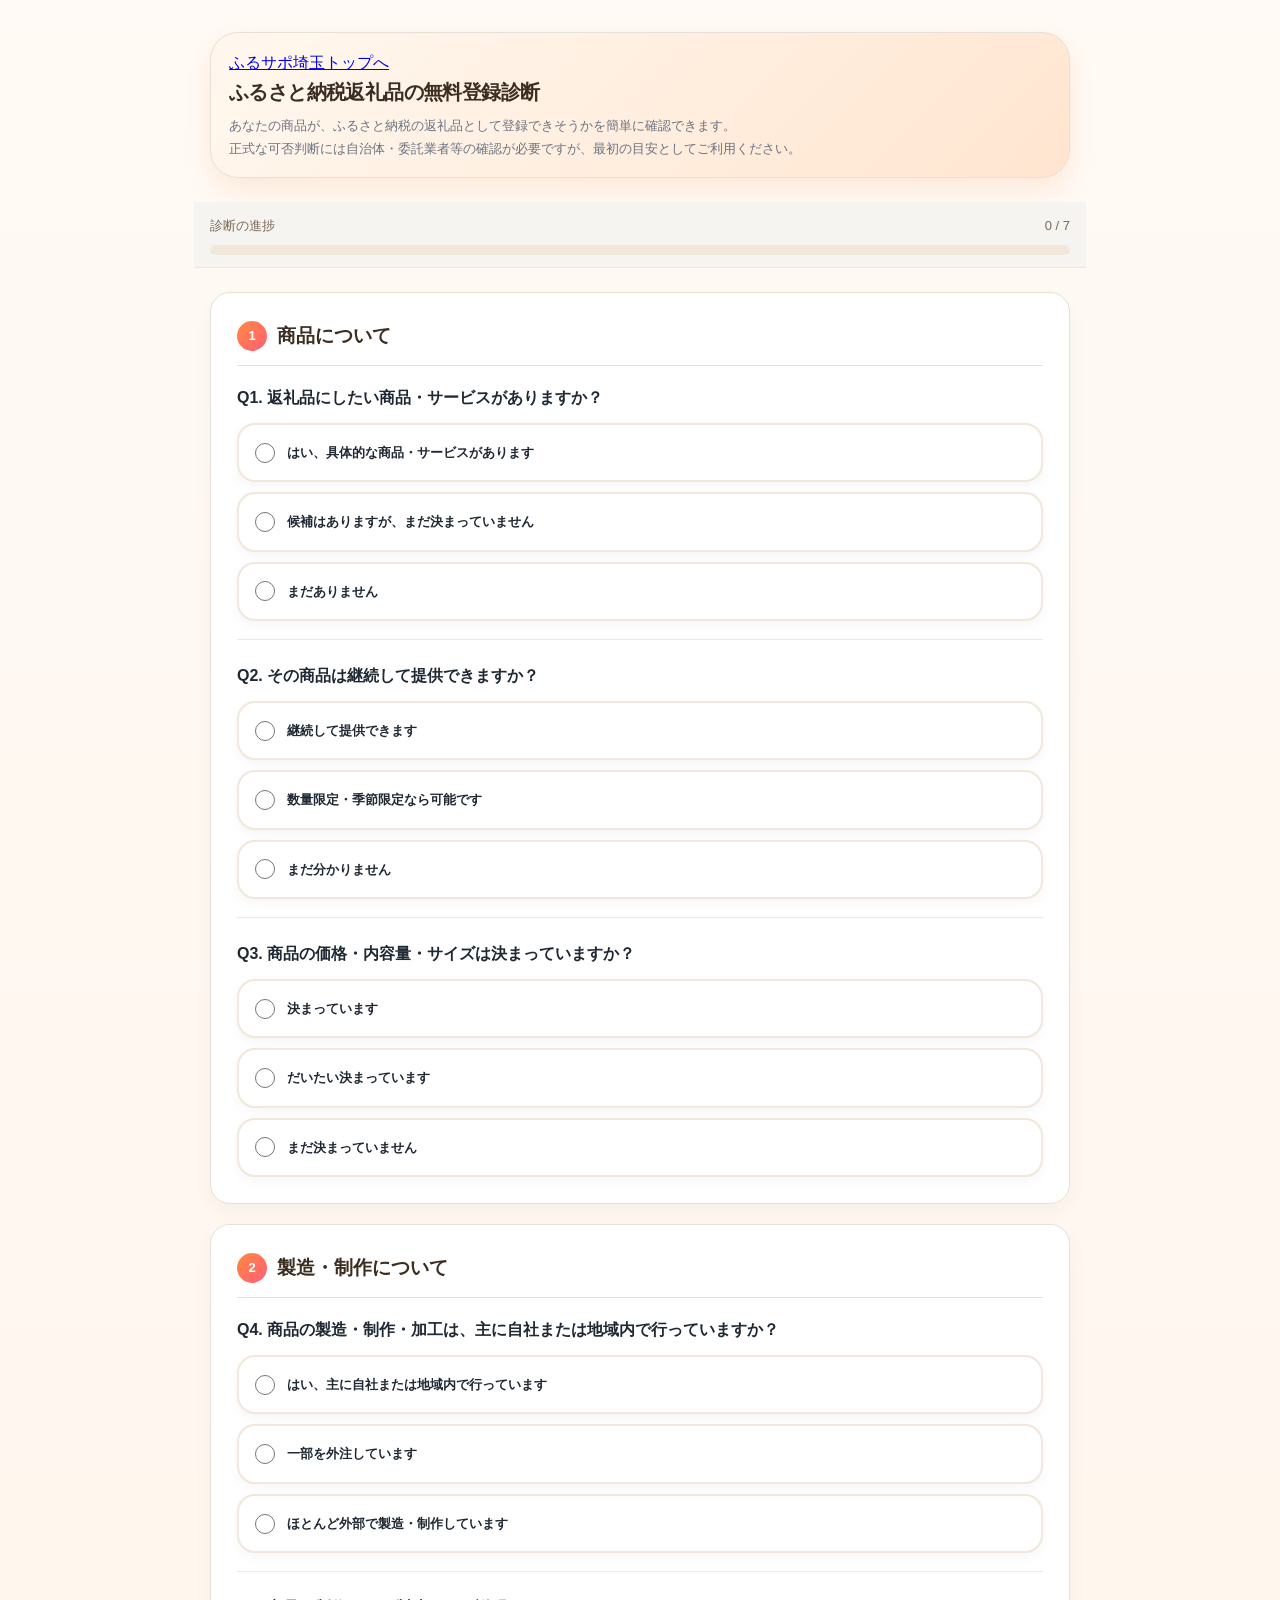
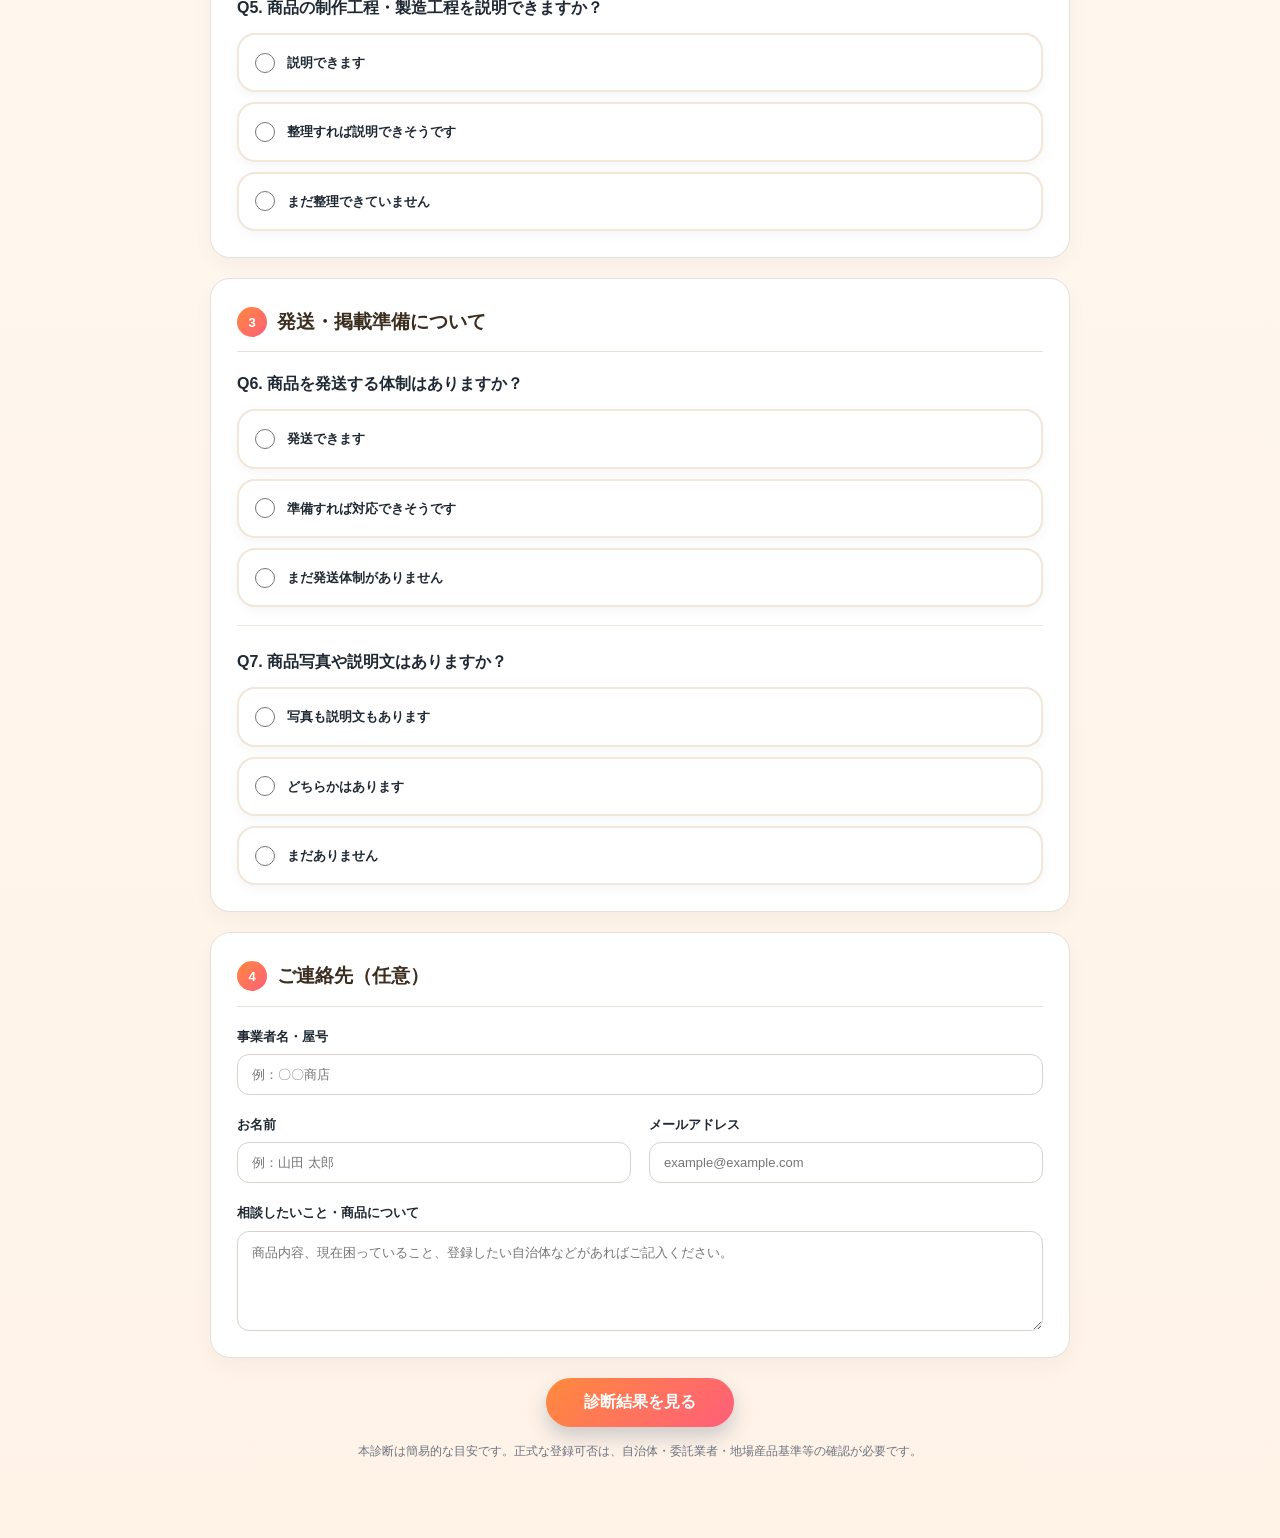
<file: diagnosis.html>
<!DOCTYPE html>
<html lang="ja">
<head>
  <meta charset="UTF-8">
  <meta name="viewport" content="width=device-width, initial-scale=1.0">
  <title>ふるさと納税返礼品の無料登録診断｜ふるサポ埼玉</title>
  <meta name="description" content="商品や製造工程、発送体制など7つの質問で、ふるさと納税の返礼品登録に向けた準備状況を確認できます。">
  <link rel="canonical" href="https://furusapojapan.com/diagnosis.html">
  <style>
    body {
      margin: 0;
      font-family: "Hiragino Maru Gothic ProN", "Rounded Mplus 1c", "Yu Gothic", sans-serif;
      background: linear-gradient(180deg, #fffaf5 0%, #fff3e8 100%);
      color: #1f2933;
      line-height: 1.8;
    }

    .page {
      max-width: 860px;
      margin: 0 auto;
      padding: 32px 16px 64px;
    }

    .hero {
      background: linear-gradient(135deg, #fff8ef 0%, #ffe5d0 100%);
      border-radius: 28px;
      padding: 16px 18px;
      margin-bottom: 24px;
      border: 1px solid #e5e0d8;
      box-shadow: 0 12px 24px rgba(230, 126, 34, 0.12);
    }

    .label {
      display: inline-block;
      background: linear-gradient(135deg, #ff8a3d, #ff5e7a);
      color: white;
      padding: 4px 12px;
      border-radius: 999px;
      font-size: 13px;
      margin-bottom: 14px;
    }

    h1 {
      margin: 0 0 8px;
      color: #3b2d1f;
      font-size: 20px;
      line-height: 1.4;
      font-weight: 700;
    }

    .lead {
      color: #6b7280;
      margin: 0;
      font-size: 13px;
    }

    form {
      display: grid;
      gap: 20px;
    }

    .section {
      background: white;
      border: 1px solid #e5e0d8;
      border-radius: 20px;
      padding: 26px;
      box-shadow: 0 8px 20px rgba(31, 41, 51, 0.04);
    }

    .section-title {
      display: flex;
      align-items: center;
      gap: 10px;
      border-bottom: 1px solid #e5e0d8;
      padding-bottom: 12px;
      margin-bottom: 18px;
    }

    .num {
      width: 30px;
      height: 30px;
      background: linear-gradient(135deg, #ff8a3d, #ff5e7a);
      color: white;
      border-radius: 50%;
      display: inline-flex;
      align-items: center;
      justify-content: center;
      font-weight: bold;
      font-size: 13px;
      flex-shrink: 0;
    }

    h2 {
      margin: 0;
      color: #3b2d1f;
      font-size: 19px;
    }

    .question {
      margin-bottom: 22px;
      padding-bottom: 18px;
      border-bottom: 1px solid #eee9e1;
    }

    .question:last-child {
      border-bottom: none;
      margin-bottom: 0;
      padding-bottom: 0;
    }

    .question-title {
      font-weight: 700;
      margin-bottom: 10px;
    }

    .options {
      display: grid;
      gap: 10px;
    }

    .option {
      display: flex;
      align-items: center;
      gap: 12px;
      background: #ffffff;
      border: 2px solid #f1e7db;
      border-radius: 18px;
      padding: 16px;
      cursor: pointer;
      transition: all 0.2s ease;
      box-shadow: 0 4px 12px rgba(0,0,0,0.04);
    }

    .option:hover {
      transform: translateY(-2px);
      border-color: #f5a623;
      box-shadow: 0 10px 20px rgba(245,166,35,0.15);
    }

    .option:has(input:checked) {
      background: #fff6ea;
      border-color: #f5a623;
      box-shadow: 0 8px 18px rgba(245,166,35,0.18);
    }

    .option input {
      width: 20px;
      height: 20px;
      accent-color: #f5a623;
      margin: 0;
      flex-shrink: 0;
    }

    .option span {
      font-size: 13px;
    }

    input[type="text"],
    input[type="email"],
    input[type="tel"],
    textarea {
      width: 100%;
      box-sizing: border-box;
      border: 1px solid #d7d2ca;
      border-radius: 12px;
      padding: 12px 14px;
      font-size: 13px;
      font-family: inherit;
      background: white;
    }

    textarea {
      min-height: 100px;
      resize: vertical;
    }

    .grid {
      display: grid;
      grid-template-columns: 1fr 1fr;
      gap: 18px;
    }

    .field {
      display: flex;
      flex-direction: column;
      gap: 6px;
    }

    .full {
      grid-column: 1 / -1;
    }

    label {
      font-weight: 700;
      font-size: 13px;
    }

    .required {
      color: #b91c1c;
      font-size: 12px;
      margin-left: 4px;
    }

    button {
      border: none;
      background: linear-gradient(135deg, #ff8a3d, #ff5e7a);
      color: white;
      padding: 14px 38px;
      border-radius: 999px;
      font-size: 16px;
      font-weight: 700;
      cursor: pointer;
      box-shadow: 0 10px 20px rgba(31, 58, 95, 0.22);
    }

    .actions {
      text-align: center;
    }

    .result {
      display: none;
      background: #ffffff;
      border: 2px solid #1f3a5f;
      border-radius: 22px;
      padding: 26px;
      margin-top: 24px;
      box-shadow: 0 12px 30px rgba(31, 58, 95, 0.10);
    }

    .result h2 {
      font-size: 18px;
      margin-bottom: 10px;
    }

    .score {
      display: inline-block;
      background: linear-gradient(135deg, #ff8a3d, #ff5e7a);
      color: white;
      border-radius: 999px;
      padding: 6px 14px;
      font-weight: 700;
      margin-bottom: 14px;
    }

    .cta {
      margin-top: 18px;
      background: #fffaf2;
      border: 1px solid #ead8bd;
      color: #6b4e25;
      border-radius: 14px;
      padding: 16px;
      font-size: 13px;
    }

    .cta a {
      color: #3b2d1f;
      font-weight: 700;
    }

    
    .progress-wrap {
      position: sticky;
      top: 0;
      z-index: 999;
      margin: 0 -16px 24px;
      padding: 12px 16px;
      background: rgba(246, 243, 239, 0.92);
      backdrop-filter: blur(12px);
      -webkit-backdrop-filter: blur(12px);
      border-bottom: 1px solid rgba(0,0,0,0.05);
    }

    .progress-text {
      display: flex;
      justify-content: space-between;
      font-size: 13px;
      color: #7a6a58;
      margin-bottom: 8px;
    }

    .progress-bar {
      height: 10px;
      background: #f1e7db;
      border-radius: 999px;
      overflow: hidden;
    }

    .progress-fill {
      width: 0%;
      height: 100%;
      background: linear-gradient(135deg, #ff9f43, #ff7b54);
      border-radius: 999px;
      transition: width 0.3s ease;
    }

    .result-icon {
      font-size: 42px;
      margin-bottom: 12px;
    }

    .result-message {
      font-size: 16px;
      line-height: 1.8;
      color: #5b4630;
      margin-top: 12px;
    }


    .footer-note {
      text-align: center;
      color: #6b7280;
      font-size: 12px;
      margin-top: 14px;
    }


    @media (max-width: 720px) {
      h1 {
        font-size: 18px;
      }

      .hero {
        padding: 14px 16px;
      }

      .lead {
        font-size: 12px;
        line-height: 1.6;
      }

      .grid {
        grid-template-columns: 1fr;
      }

      .full {
        grid-column: auto;
      }

      h1 {
        font-size: 18px;
      }

      .section {
        padding: 22px 18px;
      }

      button {
        width: 100%;
      }
    }
  </style>
  <script src="assets/analytics.js" defer></script>
</head>

<body>
  <main class="page">
    <section class="hero">
      <a href="./">ふるサポ埼玉トップへ</a>
      <h1 style="letter-spacing:-0.03em;">ふるさと納税返礼品の無料登録診断</h1>
      <p class="lead">
        あなたの商品が、ふるさと納税の返礼品として登録できそうかを簡単に確認できます。<br>
        正式な可否判断には自治体・委託業者等の確認が必要ですが、最初の目安としてご利用ください。
      </p>
    </section>

    <div class="progress-wrap">
      <div class="progress-text">
        <span>診断の進捗</span>
        <span id="progressLabel">0 / 7</span>
      </div>
      <div class="progress-bar">
        <div class="progress-fill" id="progressFill"></div>
      </div>
    </div>

<form id="diagnosisForm">
      <section class="section">
        <div class="section-title">
          <span class="num">1</span>
          <h2>商品について</h2>
        </div>

        <div class="question">
          <div class="question-title" id="question-1">Q1. 返礼品にしたい商品・サービスがありますか？</div>
          <div class="options" role="group" aria-labelledby="question-1">
            <label class="option"><input type="radio" name="q1" value="2" required><span>はい、具体的な商品・サービスがあります</span></label>
            <label class="option"><input type="radio" name="q1" value="1"><span>候補はありますが、まだ決まっていません</span></label>
            <label class="option"><input type="radio" name="q1" value="0"><span>まだありません</span></label>
          </div>
        </div>

        <div class="question">
          <div class="question-title" id="question-2">Q2. その商品は継続して提供できますか？</div>
          <div class="options" role="group" aria-labelledby="question-2">
            <label class="option"><input type="radio" name="q2" value="2" required><span>継続して提供できます</span></label>
            <label class="option"><input type="radio" name="q2" value="1"><span>数量限定・季節限定なら可能です</span></label>
            <label class="option"><input type="radio" name="q2" value="0"><span>まだ分かりません</span></label>
          </div>
        </div>

        <div class="question">
          <div class="question-title" id="question-3">Q3. 商品の価格・内容量・サイズは決まっていますか？</div>
          <div class="options" role="group" aria-labelledby="question-3">
            <label class="option"><input type="radio" name="q3" value="2" required><span>決まっています</span></label>
            <label class="option"><input type="radio" name="q3" value="1"><span>だいたい決まっています</span></label>
            <label class="option"><input type="radio" name="q3" value="0"><span>まだ決まっていません</span></label>
          </div>
        </div>
      </section>

      <section class="section">
        <div class="section-title">
          <span class="num">2</span>
          <h2>製造・制作について</h2>
        </div>

        <div class="question">
          <div class="question-title" id="question-4">Q4. 商品の製造・制作・加工は、主に自社または地域内で行っていますか？</div>
          <div class="options" role="group" aria-labelledby="question-4">
            <label class="option"><input type="radio" name="q4" value="2" required><span>はい、主に自社または地域内で行っています</span></label>
            <label class="option"><input type="radio" name="q4" value="1"><span>一部を外注しています</span></label>
            <label class="option"><input type="radio" name="q4" value="0"><span>ほとんど外部で製造・制作しています</span></label>
          </div>
        </div>

        <div class="question">
          <div class="question-title" id="question-5">Q5. 商品の制作工程・製造工程を説明できますか？</div>
          <div class="options" role="group" aria-labelledby="question-5">
            <label class="option"><input type="radio" name="q5" value="2" required><span>説明できます</span></label>
            <label class="option"><input type="radio" name="q5" value="1"><span>整理すれば説明できそうです</span></label>
            <label class="option"><input type="radio" name="q5" value="0"><span>まだ整理できていません</span></label>
          </div>
        </div>
      </section>

      <section class="section">
        <div class="section-title">
          <span class="num">3</span>
          <h2>発送・掲載準備について</h2>
        </div>

        <div class="question">
          <div class="question-title" id="question-6">Q6. 商品を発送する体制はありますか？</div>
          <div class="options" role="group" aria-labelledby="question-6">
            <label class="option"><input type="radio" name="q6" value="2" required><span>発送できます</span></label>
            <label class="option"><input type="radio" name="q6" value="1"><span>準備すれば対応できそうです</span></label>
            <label class="option"><input type="radio" name="q6" value="0"><span>まだ発送体制がありません</span></label>
          </div>
        </div>

        <div class="question">
          <div class="question-title" id="question-7">Q7. 商品写真や説明文はありますか？</div>
          <div class="options" role="group" aria-labelledby="question-7">
            <label class="option"><input type="radio" name="q7" value="2" required><span>写真も説明文もあります</span></label>
            <label class="option"><input type="radio" name="q7" value="1"><span>どちらかはあります</span></label>
            <label class="option"><input type="radio" name="q7" value="0"><span>まだありません</span></label>
          </div>
        </div>
      </section>

      <section class="section">
        <div class="section-title">
          <span class="num">4</span>
          <h2>ご連絡先（任意）</h2>
        </div>

        <div class="grid">
          <div class="field full">
            <label for="diagnosis-business_name">事業者名・屋号</label>
            <input type="text" id="diagnosis-business_name" name="business_name" autocomplete="organization" placeholder="例：〇〇商店">
          </div>

          <div class="field">
            <label for="diagnosis-contact_name">お名前</label>
            <input type="text" id="diagnosis-contact_name" name="contact_name" autocomplete="name" placeholder="例：山田 太郎">
          </div>

          <div class="field">
            <label for="diagnosis-email">メールアドレス</label>
            <input type="email" id="diagnosis-email" name="email" autocomplete="email" placeholder="example@example.com">
          </div>

          <div class="field full">
            <label for="diagnosis-notes">相談したいこと・商品について</label>
            <textarea id="diagnosis-notes" name="notes" placeholder="商品内容、現在困っていること、登録したい自治体などがあればご記入ください。"></textarea>
          </div>
        </div>
      </section>

      <div class="actions">
        <button type="submit">診断結果を見る</button>
      </div>
    </form>

    <section class="result" id="resultBox">
      <div class="score" id="scoreText"></div>
      <h2 id="resultTitle" tabindex="-1"></h2>
      <p id="resultMessage"></p>

      <div class="cta">
        診断結果をもとに、次は事業者情報の入力へお進みください。<br>
        入力いただいた事業者名・お名前・メールアドレス等は、次のフォームへ引き継がれます。<br>
        <a href="business.html">事業者基本情報フォームへ進む</a>
        <p><a href="./#price">サポート内容と料金を見る</a></p>
      </div>
    </section>

    <p class="footer-note">
      本診断は簡易的な目安です。正式な登録可否は、自治体・委託業者・地場産品基準等の確認が必要です。
    </p>
  </main>

  <script>
    document.getElementById("diagnosisForm").addEventListener("submit", function(e) {
      e.preventDefault();

      const formData = new FormData(this);
      const data = Object.fromEntries(formData.entries());

      let score = 0;
      for (let i = 1; i <= 7; i++) {
        score += Number(data["q" + i] || 0);
      }

      const resultBox = document.getElementById("resultBox");
      const scoreText = document.getElementById("scoreText");
      const resultTitle = document.getElementById("resultTitle");
      const resultMessage = document.getElementById("resultMessage");

      scoreText.textContent = "診断スコア：" + score + " / 14点";

      if (score >= 10) {
        resultTitle.textContent = "返礼品登録できる可能性が高いです";
        resultMessage.textContent = "商品内容・製造工程・発送体制がある程度整っているため、ふるさと納税の返礼品登録に進められる可能性があります。次は事業者情報・商品情報を整理して、自治体や委託業者への確認に進みましょう。";
      } else if (score >= 5) {
        resultTitle.textContent = "登録に向けて条件確認が必要です";
        resultMessage.textContent = "商品候補はありますが、価格・工程・発送体制・写真など、整理が必要な項目があります。今の段階で必要な準備を確認することで、登録に向けた具体的なステップが見えてきます。";
      } else {
        resultTitle.textContent = "まずは商品内容の整理から始めましょう";
        resultMessage.textContent = "現時点では、返礼品として登録するために必要な情報がまだ不足している可能性があります。商品候補、製造工程、発送方法などを一緒に整理するところから始めるのがおすすめです。";
      }

      data.score = score;
      data.result_title = resultTitle.textContent;
      data.result_message = resultMessage.textContent;

      resultBox.style.display = "block";
      resultTitle.focus({ preventScroll: true });
      resultBox.scrollIntoView();
      document.dispatchEvent(new Event("furusapo:diagnosis-complete"));

      fetch("https://script.google.com/macros/s/AKfycbwuNv7aRFDYCn_GfTlZm0N2R3Aij1IG_Lv7ETnQR_DlyyeOwAdZClGVmmGlbD0sL-x_Hg/exec", {
        method: "POST",
        mode: "no-cors",
        headers: {
          "Content-Type": "text/plain;charset=utf-8"
        },
        body: JSON.stringify(data)
      })
      .then(() => {
        console.log("診断データの送信処理が完了しました");
      })
      .catch((error) => {
        console.error("診断データ送信エラー:", error);
      });
    });
  </script>

<script>
function getDiagnosisValue(name) {
  const el = document.querySelector('[name="' + name + '"]');
  return el ? el.value.trim() : "";
}

function updateBusinessLinkFromDiagnosis() {
  const params = new URLSearchParams();

  const businessName = getDiagnosisValue("business_name");
  const contactName = getDiagnosisValue("contact_name");
  const email = getDiagnosisValue("email");
  const phone = getDiagnosisValue("phone");
  const notes = getDiagnosisValue("notes");

  if (businessName) params.set("business_name", businessName);
  if (contactName) params.set("contact_name", contactName);
  if (email) params.set("email", email);
  if (phone) params.set("phone", phone);
  if (notes) params.set("notes", notes);

  const link = document.getElementById("businessFormNextLink");
  if (link) {
    link.href = "business.html#" + params.toString();
  }
}

document.addEventListener("DOMContentLoaded", function() {
  const link = document.querySelector('a[href="business.html"]');

  if (link && !link.id) {
    link.id = "businessFormNextLink";
  }

  const nextLink = document.getElementById("businessFormNextLink");
  if (nextLink) {
    nextLink.addEventListener("click", function() {
      updateBusinessLinkFromDiagnosis();
    });
  }

  const form = document.getElementById("diagnosisForm");
  if (form) {
    form.addEventListener("input", updateBusinessLinkFromDiagnosis);
    form.addEventListener("submit", function() {
      setTimeout(updateBusinessLinkFromDiagnosis, 300);
    });
  }

  updateBusinessLinkFromDiagnosis();
});
</script>


<script>
document.addEventListener('DOMContentLoaded', () => {

  const radios = document.querySelectorAll('input[type="radio"]');
  const progressFill = document.getElementById('progressFill');
  const progressLabel = document.getElementById('progressLabel');

  function updateProgress() {
    const answered = new Set();

    radios.forEach(radio => {
      if (radio.checked) answered.add(radio.name);
    });

    const count = answered.size;
    const percent = (count / 7) * 100;

    progressFill.style.width = percent + '%';
    progressLabel.textContent = `${count} / 7`;
  }

  radios.forEach(radio => {
    radio.addEventListener('change', updateProgress);
  });

  updateProgress();
});
</script>

</body>

</html>
</file>
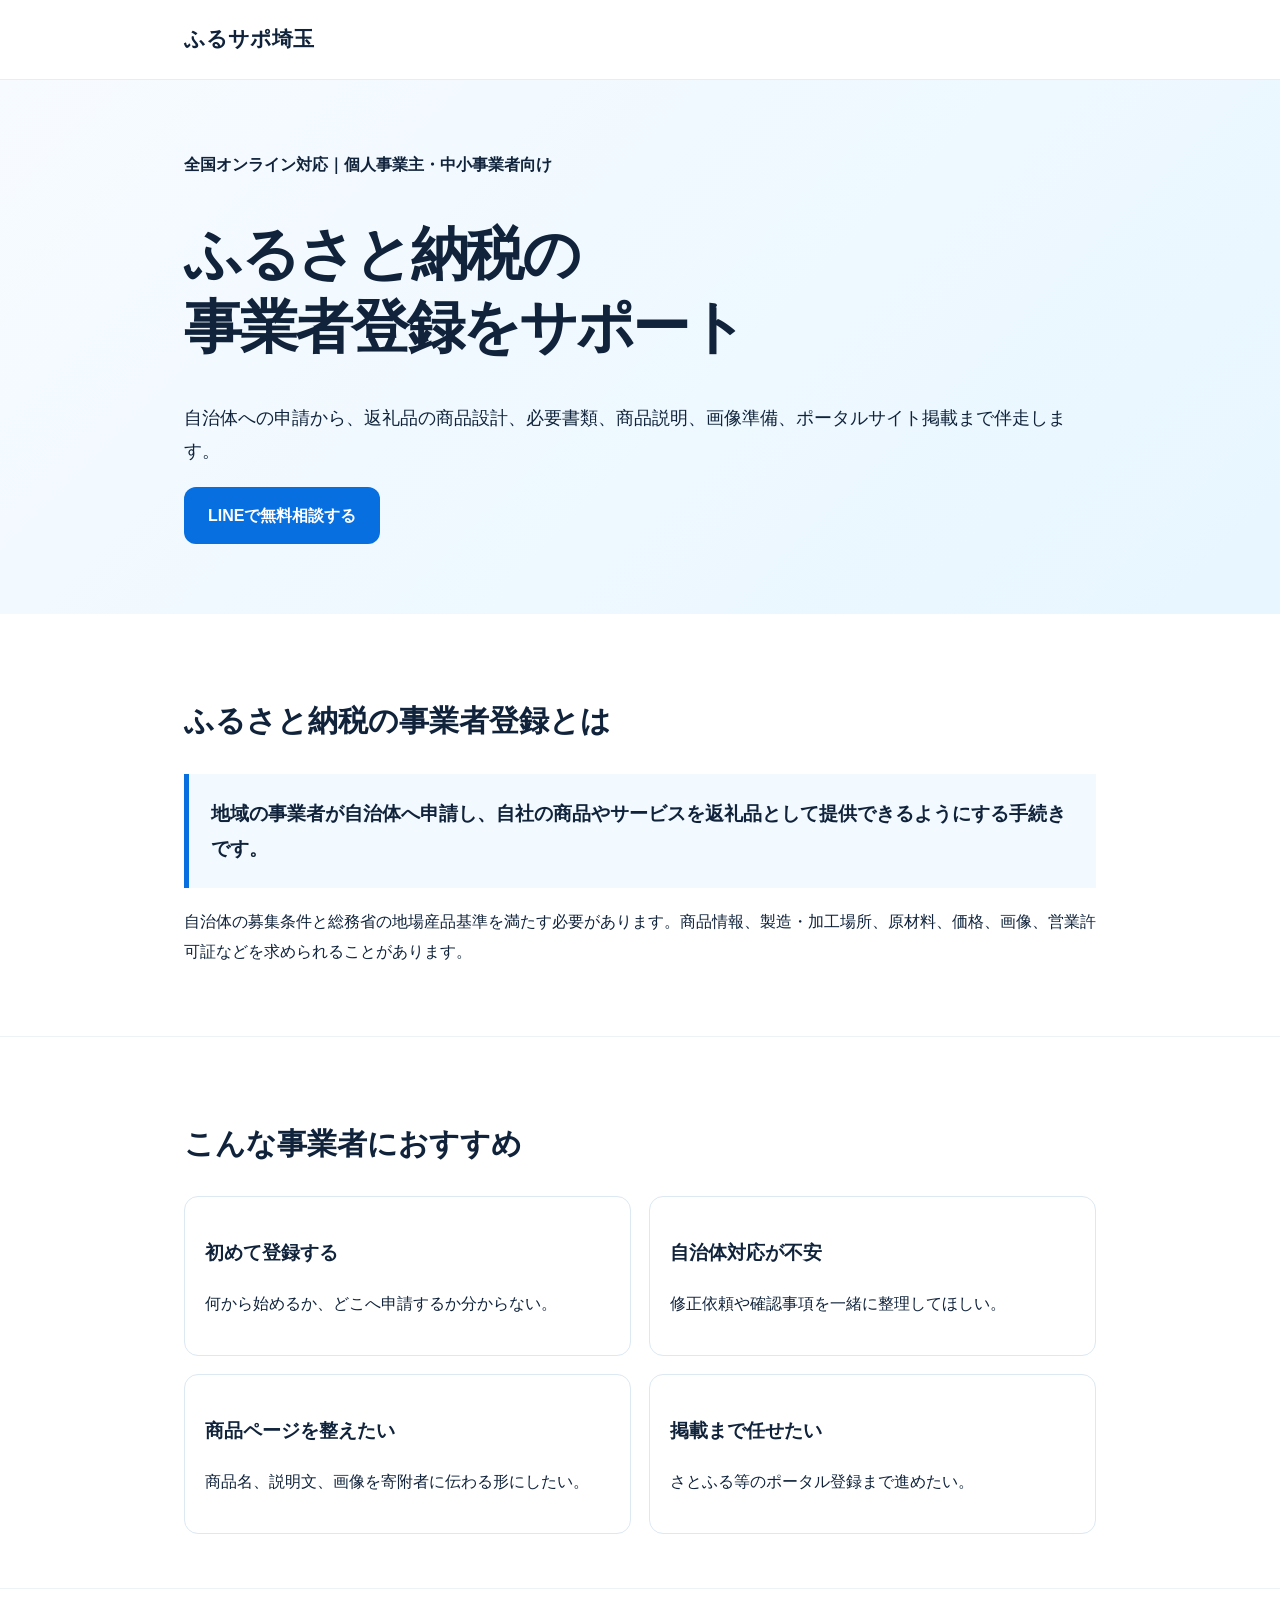
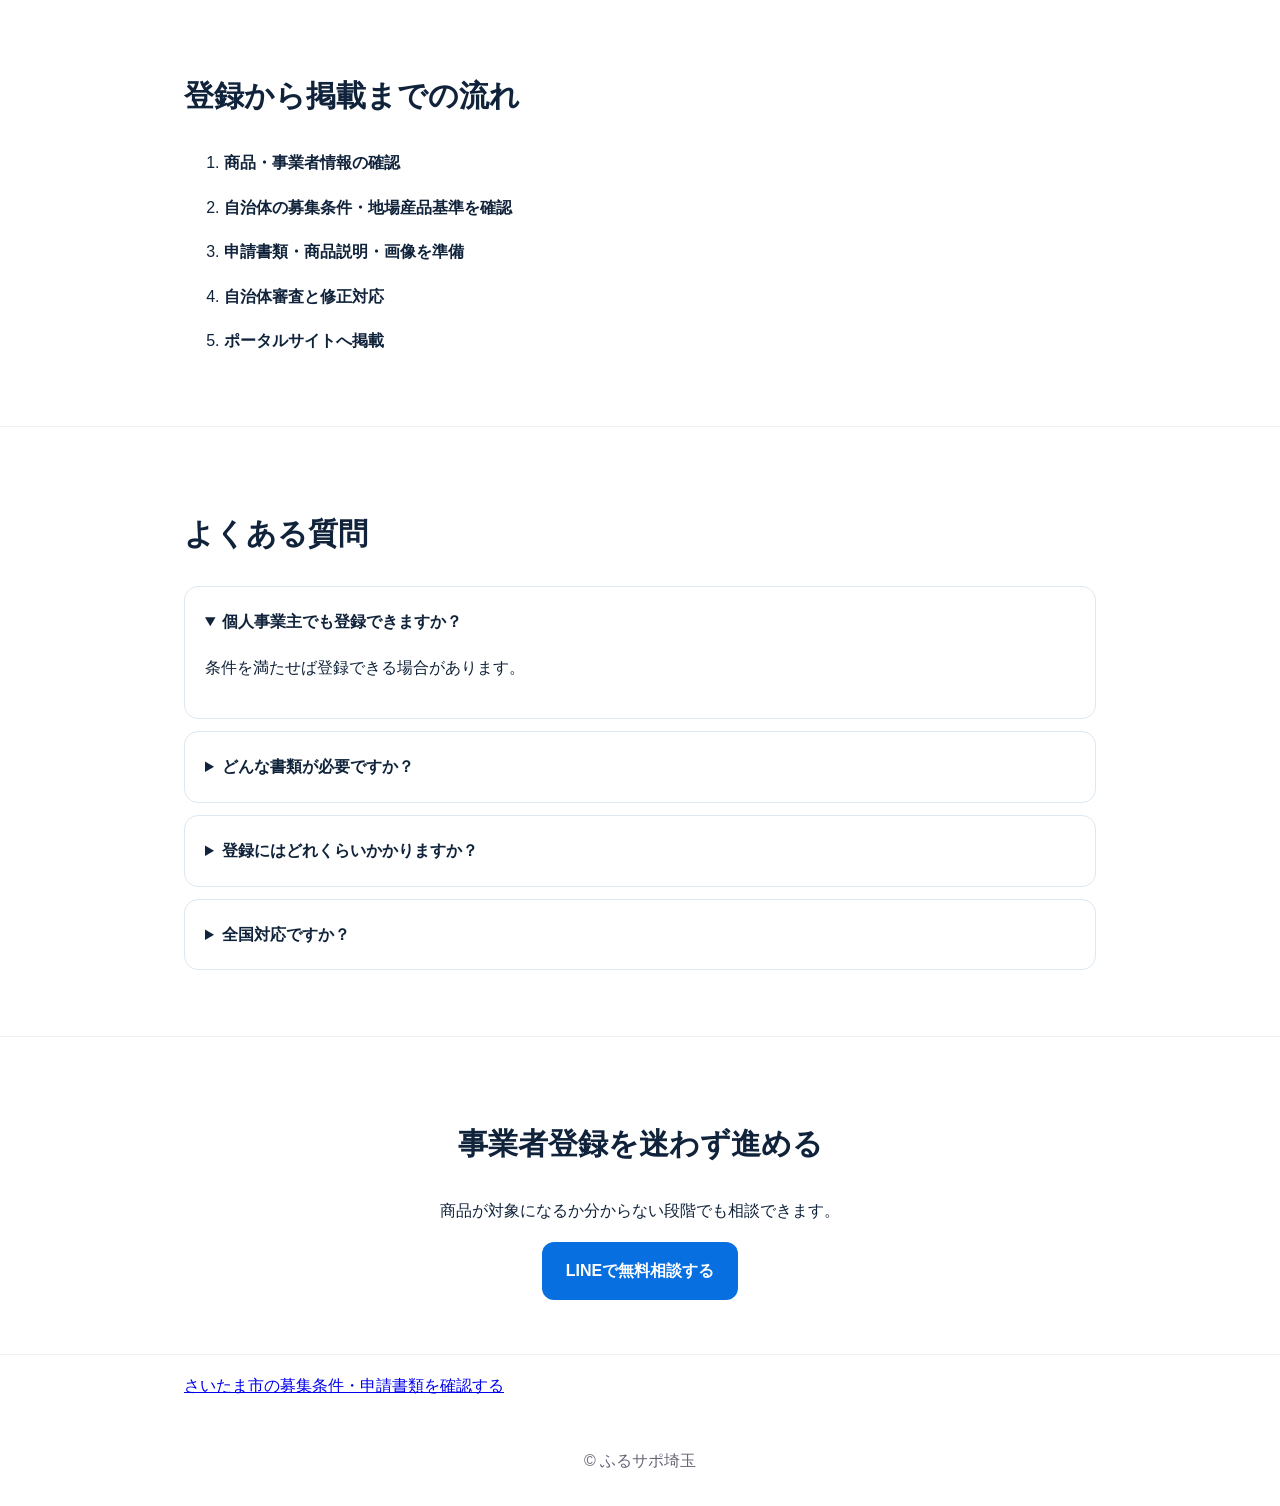
<file: furusato-nozei-jigyosha-toroku.html>
<!doctype html>
<html lang="ja"><head><meta charset="utf-8"><meta name="viewport" content="width=device-width,initial-scale=1">
<title>ふるさと納税の事業者登録をサポート【全国対応】｜ふるサポ埼玉</title>
<meta name="description" content="ふるさと納税の事業者登録・返礼品登録を全国対応でサポート。自治体への申請、必要書類、商品説明、画像準備、寄附額設計、さとふる等への掲載まで伴走します。">
<meta name="robots" content="index,follow,max-image-preview:large,max-snippet:-1,max-video-preview:-1">
<link rel="canonical" href="https://furusapojapan.com/furusato-nozei-jigyosha-toroku.html">
<meta property="og:type" content="article"><meta property="og:site_name" content="ふるサポ埼玉"><meta property="og:title" content="ふるさと納税の事業者登録をサポート【全国対応】"><meta property="og:description" content="自治体への申請から返礼品掲載まで伴走します。"><meta property="og:url" content="https://furusapojapan.com/furusato-nozei-jigyosha-toroku.html">
<script type="application/ld+json">{"@context":"https://schema.org","@graph":[{"@type":"Organization","@id":"https://furusapojapan.com/#organization","name":"ふるサポ埼玉","url":"https://furusapojapan.com/"},{"@type":"Service","name":"ふるさと納税事業者登録・返礼品登録サポート","serviceType":"ふるさと納税の事業者登録、返礼品申請、ポータルサイト掲載支援","provider":{"@id":"https://furusapojapan.com/#organization"},"areaServed":{"@type":"Country","name":"日本"}},{"@type":"FAQPage","mainEntity":[{"@type":"Question","name":"ふるさと納税の事業者登録とは何ですか？","acceptedAnswer":{"@type":"Answer","text":"地域の事業者が自治体へ申請し、自社の商品やサービスをふるさと納税の返礼品として提供できるようにする手続きです。"}},{"@type":"Question","name":"個人事業主でも登録できますか？","acceptedAnswer":{"@type":"Answer","text":"自治体の募集条件と地場産品基準を満たせば、個人事業主でも登録できる場合があります。"}},{"@type":"Question","name":"必要書類は何ですか？","acceptedAnswer":{"@type":"Answer","text":"一般的には事業者情報、商品情報、原材料、製造場所、画像、価格資料、振込先、営業許可証などが必要です。"}},{"@type":"Question","name":"登録から掲載までどれくらいかかりますか？","acceptedAnswer":{"@type":"Answer","text":"自治体や商品によって異なりますが、数週間から数か月かかる場合があります。"}},{"@type":"Question","name":"全国対応ですか？","acceptedAnswer":{"@type":"Answer","text":"はい。オンラインで全国の事業者を支援しています。"}}]}]}</script>
<style>*{box-sizing:border-box}body{margin:0;font-family:-apple-system,BlinkMacSystemFont,"Yu Gothic",sans-serif;color:#10233b;line-height:1.85}.wrap{max-width:960px;margin:auto;padding:0 24px}header{padding:20px 0;border-bottom:1px solid #e5edf5}.logo{font-size:21px;font-weight:900;text-decoration:none;color:#10233b}.hero{padding:70px 0;background:linear-gradient(135deg,#f7fbff,#e7f6ff)}h1{font-size:clamp(36px,6vw,58px);line-height:1.25;letter-spacing:-.04em}.lead{font-size:18px}.cta{display:inline-block;background:#086fe0;color:#fff;text-decoration:none;padding:14px 24px;border-radius:12px;font-weight:900}section{padding:54px 0;border-bottom:1px solid #edf2f7}h2{font-size:30px}.answer{font-size:19px;font-weight:700;background:#f2f9ff;border-left:5px solid #086fe0;padding:22px}.grid{display:grid;grid-template-columns:repeat(2,1fr);gap:18px}.card,details{border:1px solid #dce8f2;border-radius:14px;padding:20px}.steps li{margin-bottom:15px}.faq details{margin-bottom:12px}.faq summary{font-weight:900;cursor:pointer}footer{padding:30px;text-align:center;color:#667}@media(max-width:700px){.grid{grid-template-columns:1fr}}</style></head>
<body><header><div class="wrap"><a class="logo" href="/">ふるサポ埼玉</a></div></header>
<div class="hero"><div class="wrap"><strong>全国オンライン対応｜個人事業主・中小事業者向け</strong><h1>ふるさと納税の<br>事業者登録をサポート</h1><p class="lead">自治体への申請から、返礼品の商品設計、必要書類、商品説明、画像準備、ポータルサイト掲載まで伴走します。</p><a class="cta" href="https://lin.ee/U7jv3Tf">LINEで無料相談する</a></div></div>
<main><section><div class="wrap"><h2>ふるさと納税の事業者登録とは</h2><p class="answer">地域の事業者が自治体へ申請し、自社の商品やサービスを返礼品として提供できるようにする手続きです。</p><p>自治体の募集条件と総務省の地場産品基準を満たす必要があります。商品情報、製造・加工場所、原材料、価格、画像、営業許可証などを求められることがあります。</p></div></section>
<section><div class="wrap"><h2>こんな事業者におすすめ</h2><div class="grid"><div class="card"><h3>初めて登録する</h3><p>何から始めるか、どこへ申請するか分からない。</p></div><div class="card"><h3>自治体対応が不安</h3><p>修正依頼や確認事項を一緒に整理してほしい。</p></div><div class="card"><h3>商品ページを整えたい</h3><p>商品名、説明文、画像を寄附者に伝わる形にしたい。</p></div><div class="card"><h3>掲載まで任せたい</h3><p>さとふる等のポータル登録まで進めたい。</p></div></div></div></section>
<section><div class="wrap"><h2>登録から掲載までの流れ</h2><ol class="steps"><li><strong>商品・事業者情報の確認</strong></li><li><strong>自治体の募集条件・地場産品基準を確認</strong></li><li><strong>申請書類・商品説明・画像を準備</strong></li><li><strong>自治体審査と修正対応</strong></li><li><strong>ポータルサイトへ掲載</strong></li></ol></div></section>
<section class="faq"><div class="wrap"><h2>よくある質問</h2><details open><summary>個人事業主でも登録できますか？</summary><p>条件を満たせば登録できる場合があります。</p></details><details><summary>どんな書類が必要ですか？</summary><p>事業者情報、商品情報、原材料、製造工程、価格資料、画像、振込先、営業許可証などが一般的です。</p></details><details><summary>登録にはどれくらいかかりますか？</summary><p>自治体や商品によって、数週間から数か月かかる場合があります。</p></details><details><summary>全国対応ですか？</summary><p>はい。オンラインで全国対応しています。</p></details></div></section>
<section><div class="wrap" style="text-align:center"><h2>事業者登録を迷わず進める</h2><p>商品が対象になるか分からない段階でも相談できます。</p><a class="cta" href="https://lin.ee/U7jv3Tf">LINEで無料相談する</a></div></section><div class="wrap"><p><a href="municipalities/saitama-city/">さいたま市の募集条件・申請書類を確認する</a></p></div>
</main><footer>© ふるサポ埼玉</footer></body></html>
</file>
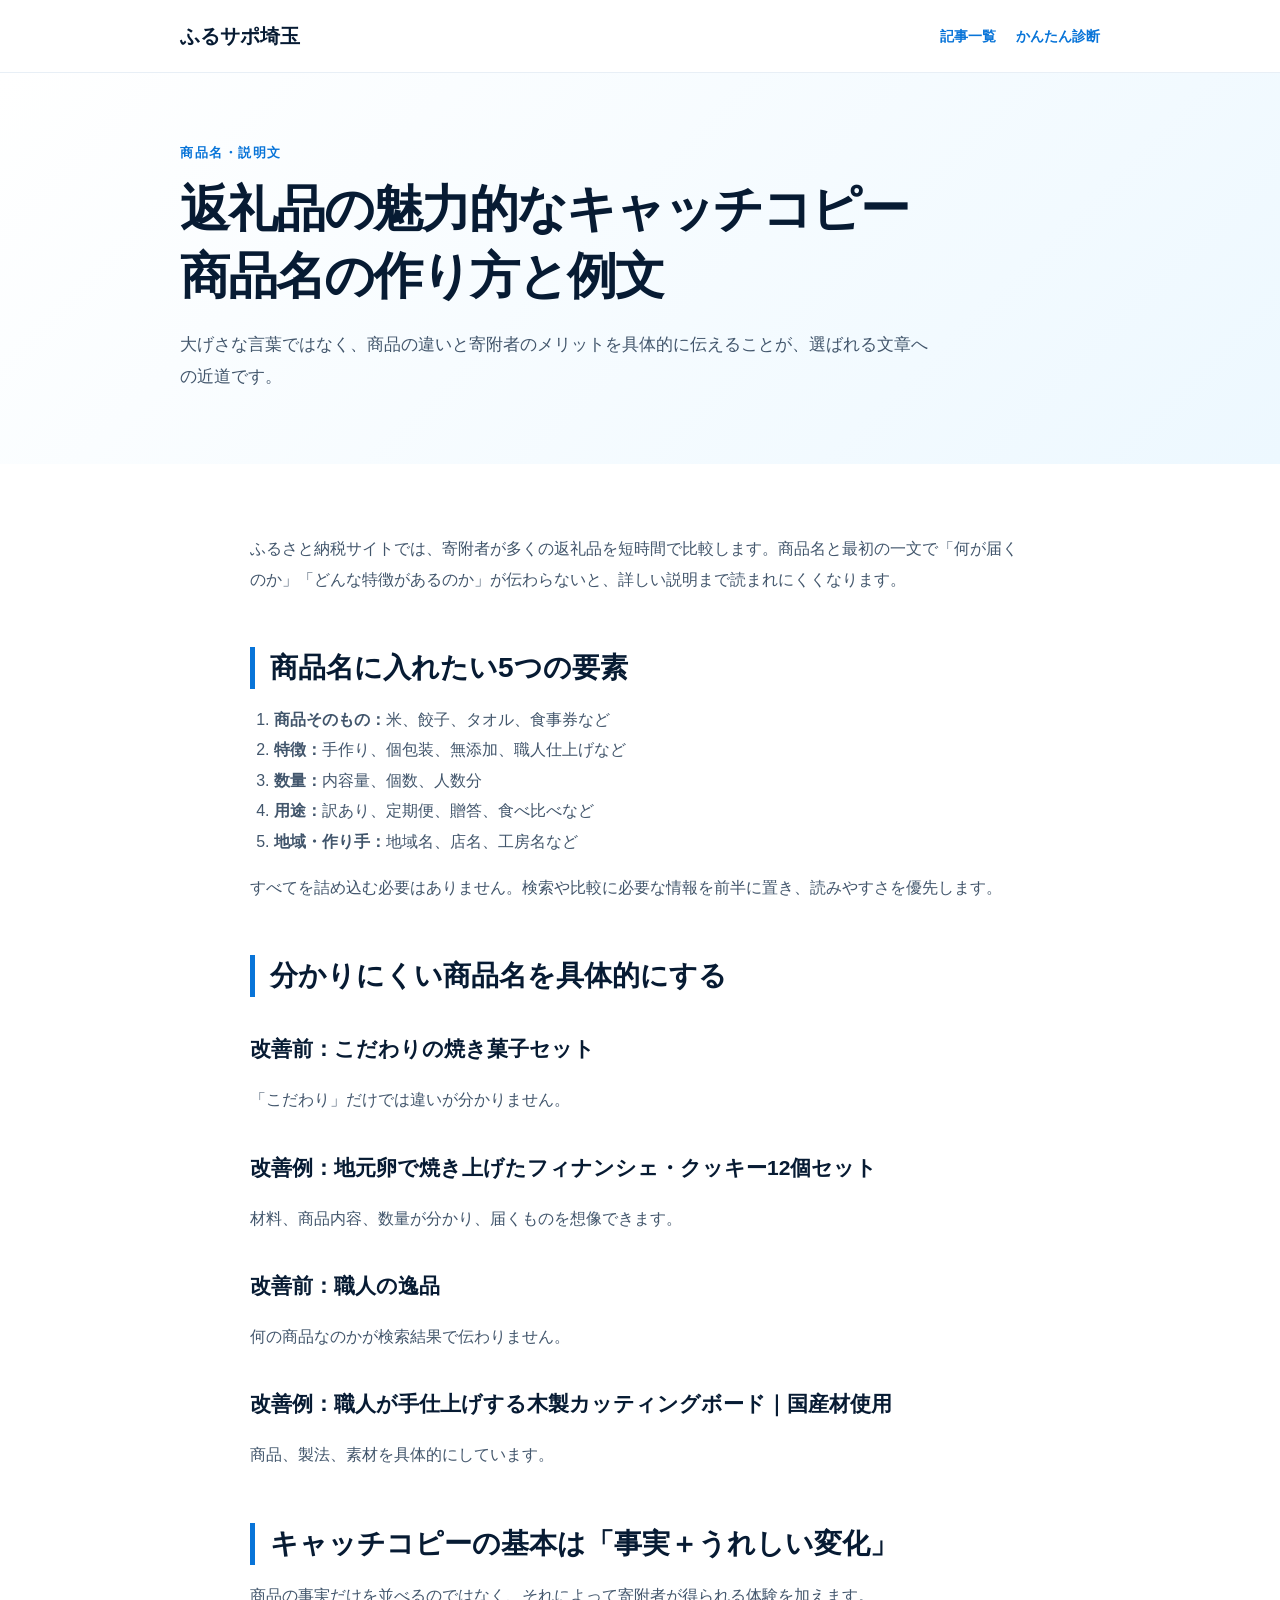
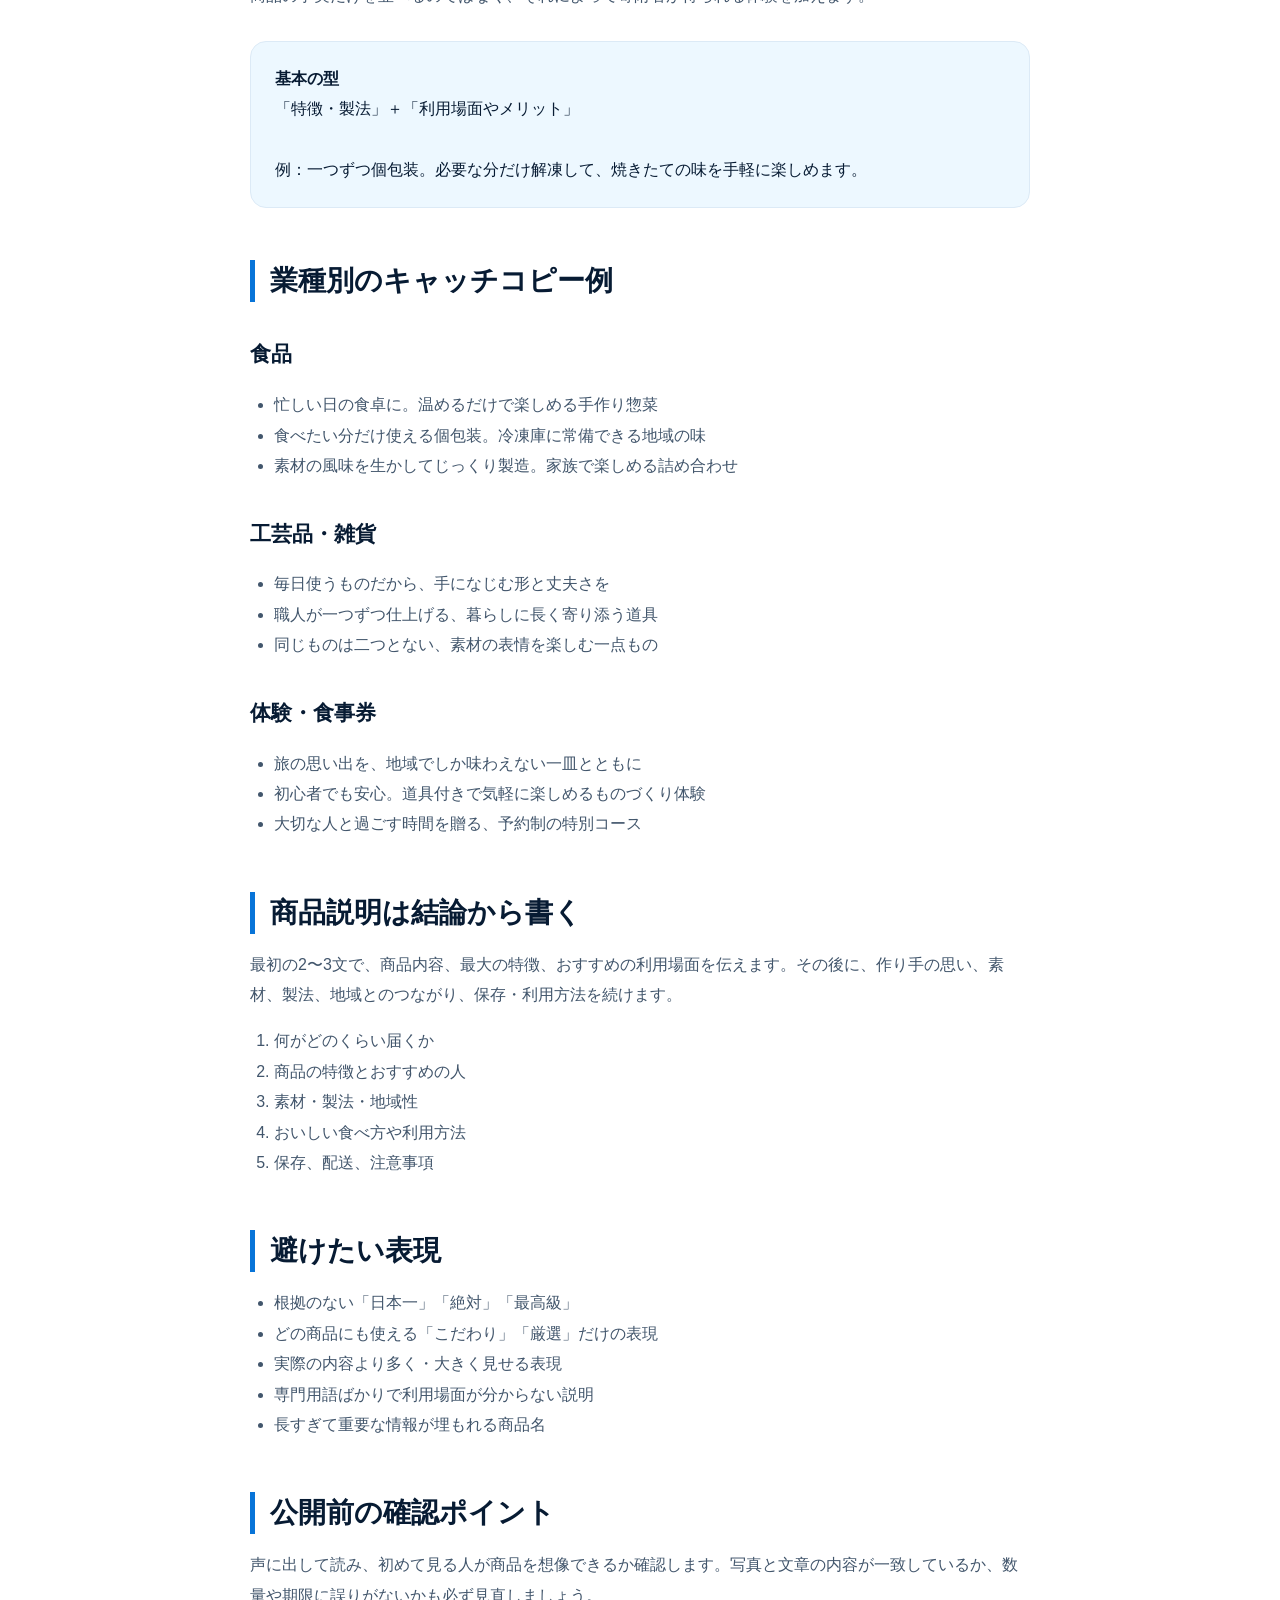
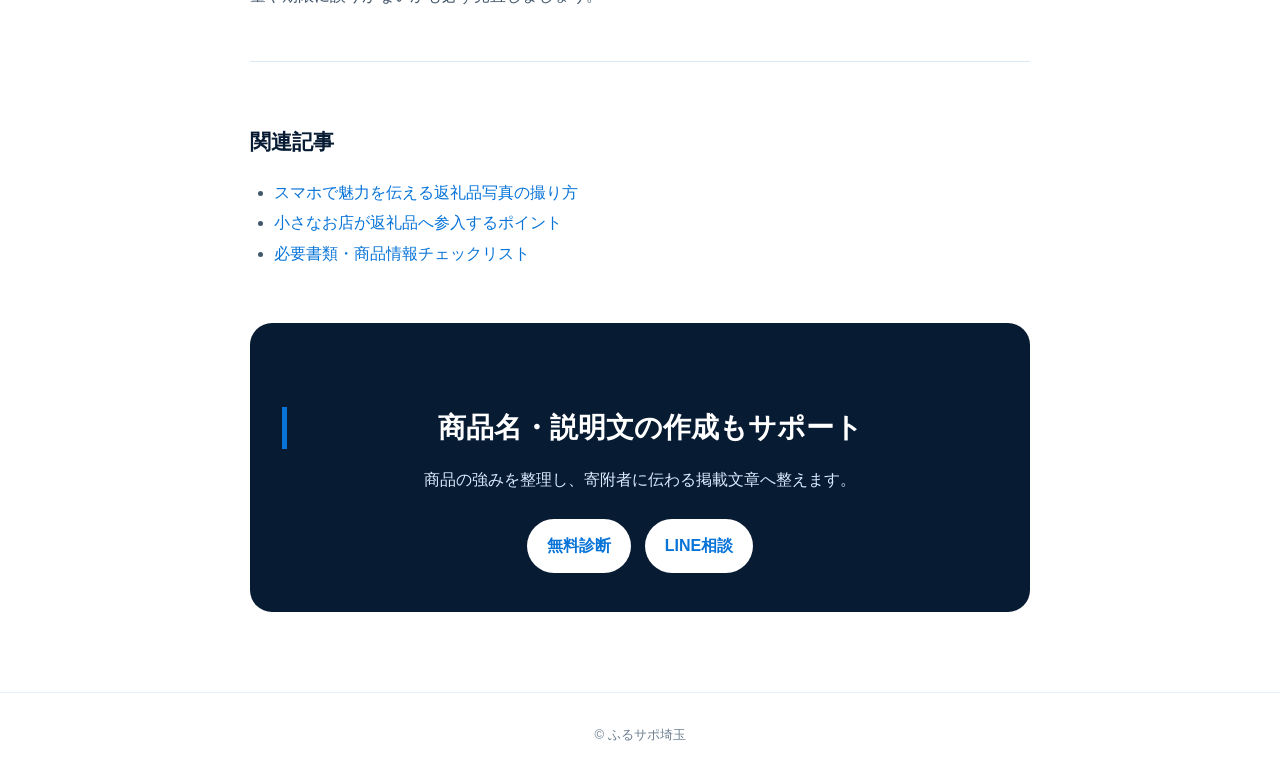
<file: blog/catch-copy.html>
<!doctype html>
<html lang="ja">
<head>
<meta charset="utf-8"><meta name="viewport" content="width=device-width,initial-scale=1">
<title>ふるさと納税返礼品のキャッチコピー・商品名の作り方と例文</title>
<meta name="description" content="ふるさと納税返礼品で魅力が伝わる商品名とキャッチコピーの作り方を解説。食品、工芸品、体験サービスに使える型と改善例を紹介します。">
<meta name="robots" content="index,follow,max-image-preview:large"><link rel="canonical" href="https://furusapojapan.com/blog/catch-copy.html"><link rel="stylesheet" href="style.css">
</head>
<body>
<header><div class="wrap"><a class="logo" href="../">ふるサポ埼玉</a><nav><a href="./">記事一覧</a><a href="../#diagnosis">かんたん診断</a></nav></div></header>
<section class="hero"><div class="wrap"><div class="eyebrow">商品名・説明文</div><h1>返礼品の魅力的なキャッチコピー<br>商品名の作り方と例文</h1><p class="lead">大げさな言葉ではなく、商品の違いと寄附者のメリットを具体的に伝えることが、選ばれる文章への近道です。</p></div></section>
<main><article class="wrap article">
<p>ふるさと納税サイトでは、寄附者が多くの返礼品を短時間で比較します。商品名と最初の一文で「何が届くのか」「どんな特徴があるのか」が伝わらないと、詳しい説明まで読まれにくくなります。</p>
<h2>商品名に入れたい5つの要素</h2>
<ol><li><strong>商品そのもの：</strong>米、餃子、タオル、食事券など</li><li><strong>特徴：</strong>手作り、個包装、無添加、職人仕上げなど</li><li><strong>数量：</strong>内容量、個数、人数分</li><li><strong>用途：</strong>訳あり、定期便、贈答、食べ比べなど</li><li><strong>地域・作り手：</strong>地域名、店名、工房名など</li></ol>
<p>すべてを詰め込む必要はありません。検索や比較に必要な情報を前半に置き、読みやすさを優先します。</p>
<h2>分かりにくい商品名を具体的にする</h2>
<h3>改善前：こだわりの焼き菓子セット</h3>
<p>「こだわり」だけでは違いが分かりません。</p>
<h3>改善例：地元卵で焼き上げたフィナンシェ・クッキー12個セット</h3>
<p>材料、商品内容、数量が分かり、届くものを想像できます。</p>
<h3>改善前：職人の逸品</h3>
<p>何の商品なのかが検索結果で伝わりません。</p>
<h3>改善例：職人が手仕上げする木製カッティングボード｜国産材使用</h3>
<p>商品、製法、素材を具体的にしています。</p>
<h2>キャッチコピーの基本は「事実＋うれしい変化」</h2>
<p>商品の事実だけを並べるのではなく、それによって寄附者が得られる体験を加えます。</p>
<div class="note"><strong>基本の型</strong><br>「特徴・製法」＋「利用場面やメリット」<br><br>例：一つずつ個包装。必要な分だけ解凍して、焼きたての味を手軽に楽しめます。</div>
<h2>業種別のキャッチコピー例</h2>
<h3>食品</h3>
<ul><li>忙しい日の食卓に。温めるだけで楽しめる手作り惣菜</li><li>食べたい分だけ使える個包装。冷凍庫に常備できる地域の味</li><li>素材の風味を生かしてじっくり製造。家族で楽しめる詰め合わせ</li></ul>
<h3>工芸品・雑貨</h3>
<ul><li>毎日使うものだから、手になじむ形と丈夫さを</li><li>職人が一つずつ仕上げる、暮らしに長く寄り添う道具</li><li>同じものは二つとない、素材の表情を楽しむ一点もの</li></ul>
<h3>体験・食事券</h3>
<ul><li>旅の思い出を、地域でしか味わえない一皿とともに</li><li>初心者でも安心。道具付きで気軽に楽しめるものづくり体験</li><li>大切な人と過ごす時間を贈る、予約制の特別コース</li></ul>
<h2>商品説明は結論から書く</h2>
<p>最初の2〜3文で、商品内容、最大の特徴、おすすめの利用場面を伝えます。その後に、作り手の思い、素材、製法、地域とのつながり、保存・利用方法を続けます。</p>
<ol><li>何がどのくらい届くか</li><li>商品の特徴とおすすめの人</li><li>素材・製法・地域性</li><li>おいしい食べ方や利用方法</li><li>保存、配送、注意事項</li></ol>
<h2>避けたい表現</h2>
<ul><li>根拠のない「日本一」「絶対」「最高級」</li><li>どの商品にも使える「こだわり」「厳選」だけの表現</li><li>実際の内容より多く・大きく見せる表現</li><li>専門用語ばかりで利用場面が分からない説明</li><li>長すぎて重要な情報が埋もれる商品名</li></ul>
<h2>公開前の確認ポイント</h2>
<p>声に出して読み、初めて見る人が商品を想像できるか確認します。写真と文章の内容が一致しているか、数量や期限に誤りがないかも必ず見直しましょう。</p>
<div class="related"><h3>関連記事</h3><ul><li><a href="product-photography.html">スマホで魅力を伝える返礼品写真の撮り方</a></li><li><a href="small-business.html">小さなお店が返礼品へ参入するポイント</a></li><li><a href="required-documents.html">必要書類・商品情報チェックリスト</a></li></ul></div>
<div class="cta"><h2>商品名・説明文の作成もサポート</h2><p>商品の強みを整理し、寄附者に伝わる掲載文章へ整えます。</p><a href="../#diagnosis">無料診断</a><a href="https://lin.ee/U7jv3Tf">LINE相談</a></div>
</article></main><footer>© ふるサポ埼玉</footer>
</body></html>
</file>
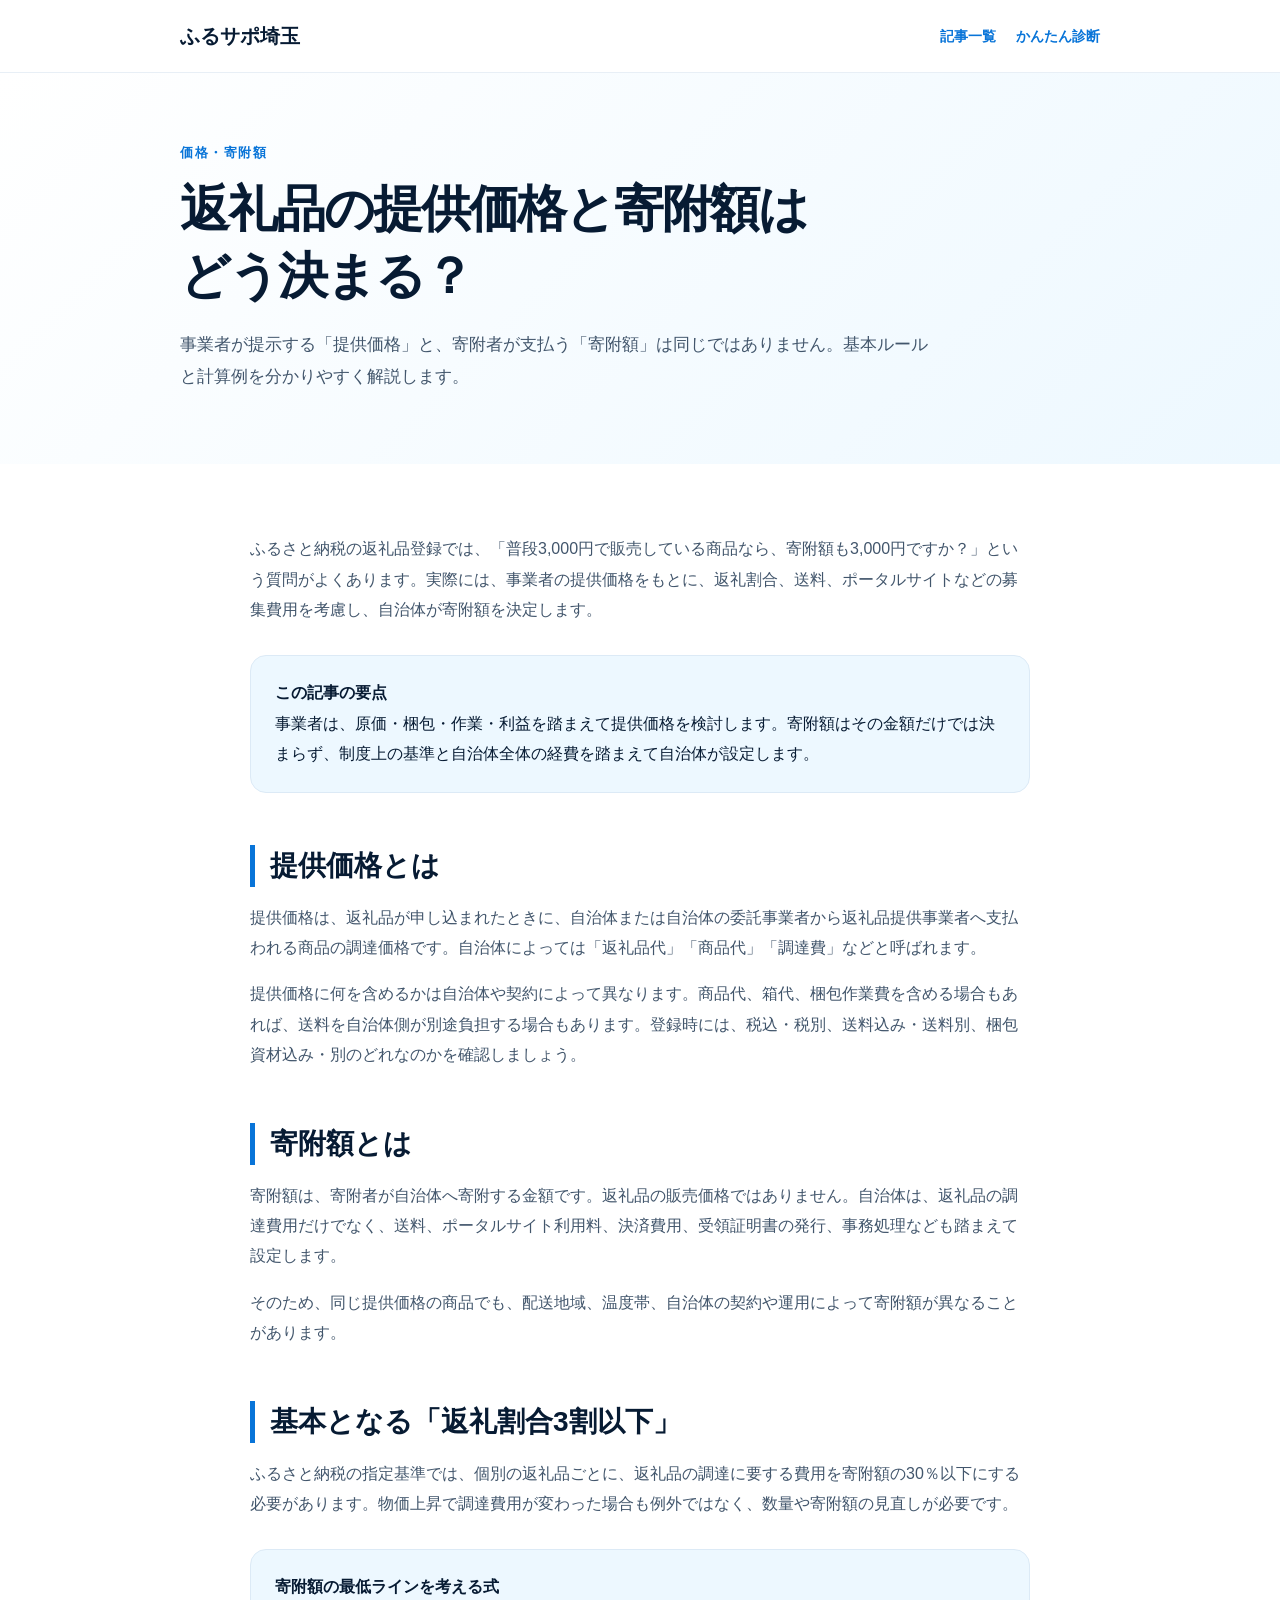
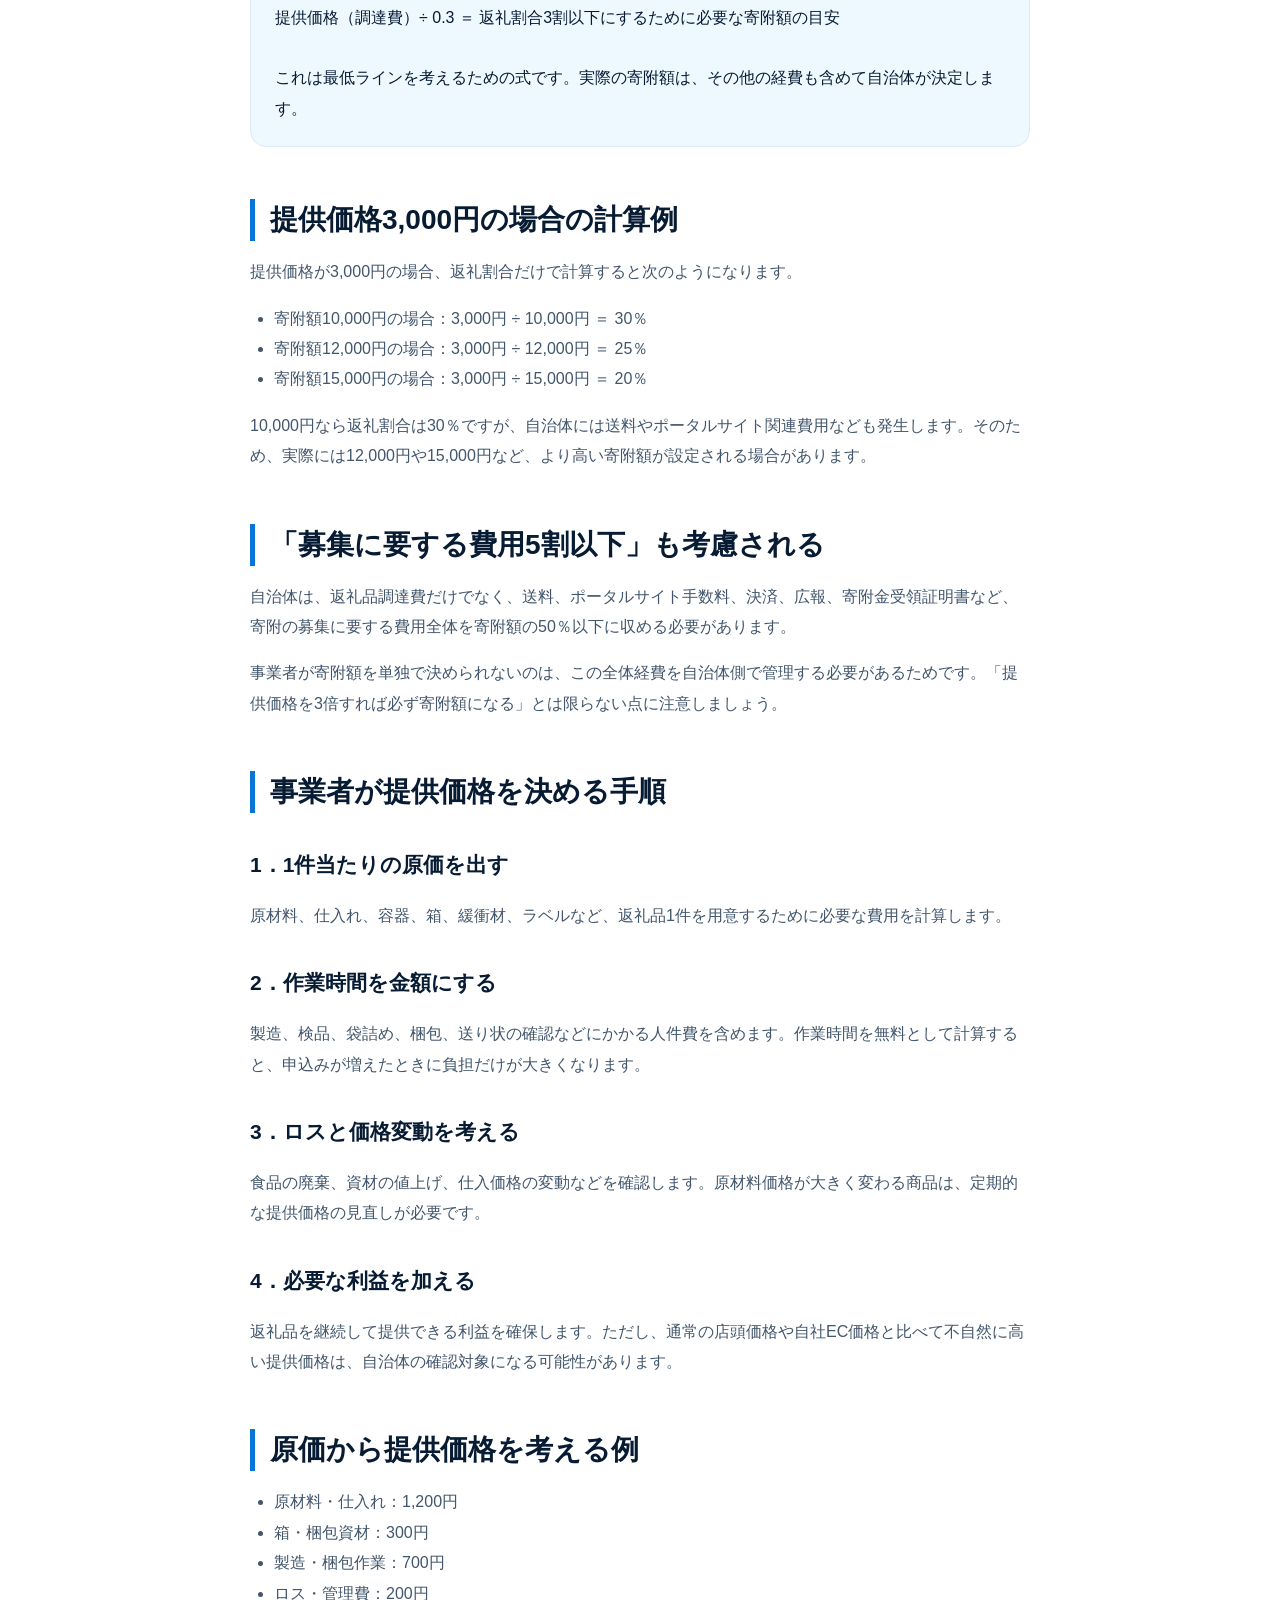
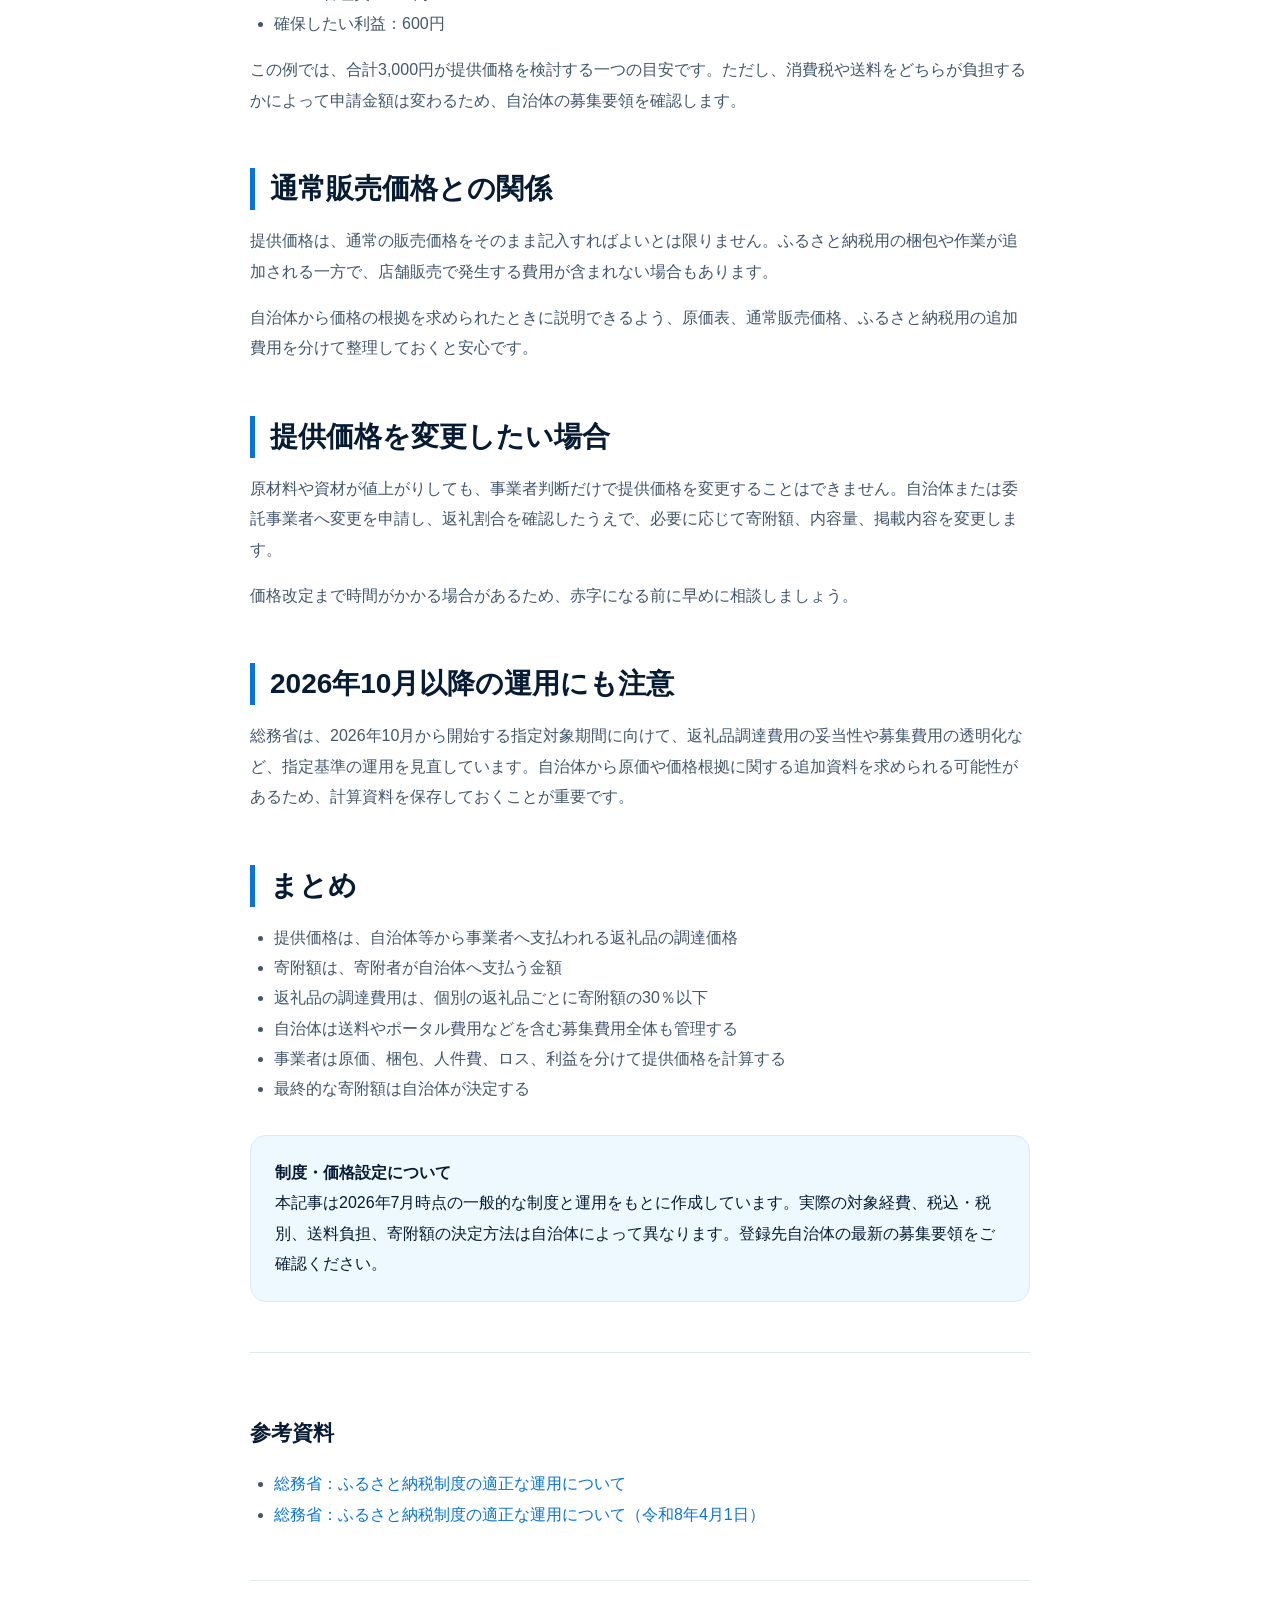
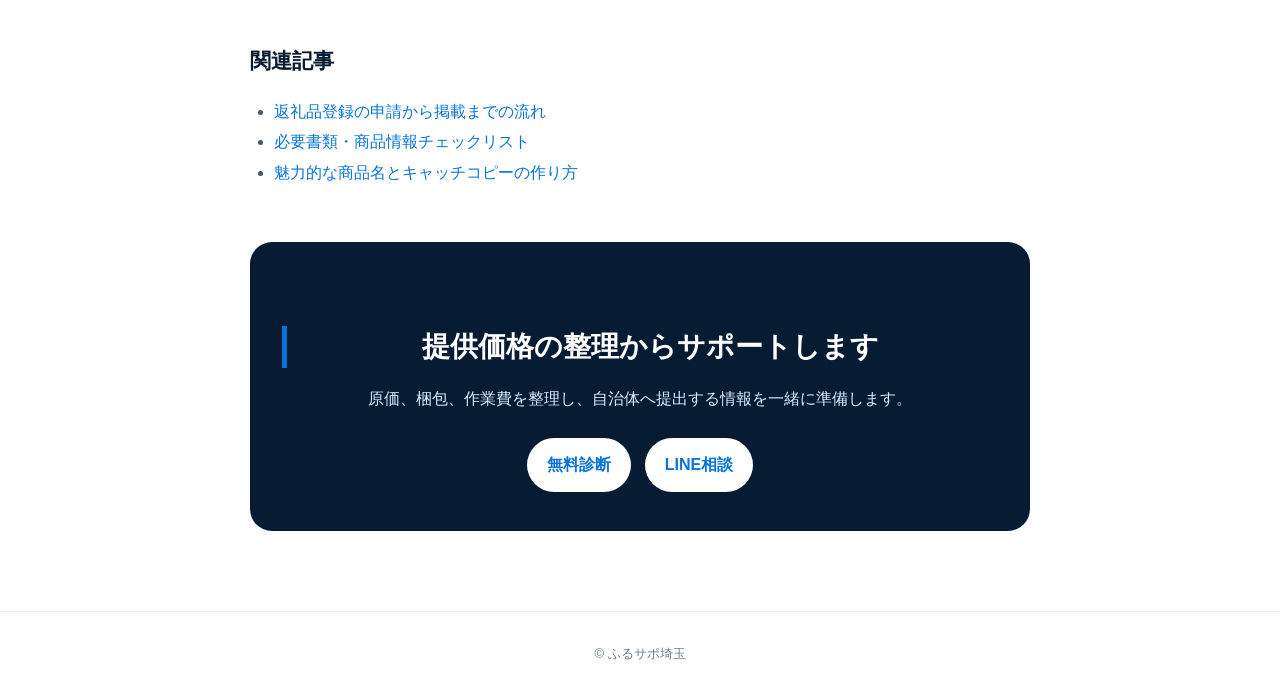
<file: blog/pricing-donation.html>
<!doctype html>
<html lang="ja">
<head>
<meta charset="utf-8"><meta name="viewport" content="width=device-width,initial-scale=1">
<title>返礼品の提供価格と寄附額はどう決まる？計算方法を事業者向けに解説</title>
<meta name="description" content="ふるさと納税返礼品の提供価格と寄附額の違い、返礼割合3割以下の考え方、送料・ポータル費用を含む寄附額の決まり方、事業者の原価計算を具体例で解説します。">
<meta name="robots" content="index,follow,max-image-preview:large"><link rel="canonical" href="https://furusapojapan.com/blog/pricing-donation.html"><link rel="stylesheet" href="style.css">
</head>
<body>
<header><div class="wrap"><a class="logo" href="../">ふるサポ埼玉</a><nav><a href="./">記事一覧</a><a href="../#diagnosis">かんたん診断</a></nav></div></header>
<section class="hero"><div class="wrap"><div class="eyebrow">価格・寄附額</div><h1>返礼品の提供価格と寄附額は<br>どう決まる？</h1><p class="lead">事業者が提示する「提供価格」と、寄附者が支払う「寄附額」は同じではありません。基本ルールと計算例を分かりやすく解説します。</p></div></section>
<main><article class="wrap article">
<p>ふるさと納税の返礼品登録では、「普段3,000円で販売している商品なら、寄附額も3,000円ですか？」という質問がよくあります。実際には、事業者の提供価格をもとに、返礼割合、送料、ポータルサイトなどの募集費用を考慮し、自治体が寄附額を決定します。</p>
<div class="note"><strong>この記事の要点</strong><br>事業者は、原価・梱包・作業・利益を踏まえて提供価格を検討します。寄附額はその金額だけでは決まらず、制度上の基準と自治体全体の経費を踏まえて自治体が設定します。</div>

<h2>提供価格とは</h2>
<p>提供価格は、返礼品が申し込まれたときに、自治体または自治体の委託事業者から返礼品提供事業者へ支払われる商品の調達価格です。自治体によっては「返礼品代」「商品代」「調達費」などと呼ばれます。</p>
<p>提供価格に何を含めるかは自治体や契約によって異なります。商品代、箱代、梱包作業費を含める場合もあれば、送料を自治体側が別途負担する場合もあります。登録時には、税込・税別、送料込み・送料別、梱包資材込み・別のどれなのかを確認しましょう。</p>

<h2>寄附額とは</h2>
<p>寄附額は、寄附者が自治体へ寄附する金額です。返礼品の販売価格ではありません。自治体は、返礼品の調達費用だけでなく、送料、ポータルサイト利用料、決済費用、受領証明書の発行、事務処理なども踏まえて設定します。</p>
<p>そのため、同じ提供価格の商品でも、配送地域、温度帯、自治体の契約や運用によって寄附額が異なることがあります。</p>

<h2>基本となる「返礼割合3割以下」</h2>
<p>ふるさと納税の指定基準では、個別の返礼品ごとに、返礼品の調達に要する費用を寄附額の30％以下にする必要があります。物価上昇で調達費用が変わった場合も例外ではなく、数量や寄附額の見直しが必要です。</p>
<div class="note"><strong>寄附額の最低ラインを考える式</strong><br>提供価格（調達費）÷ 0.3 ＝ 返礼割合3割以下にするために必要な寄附額の目安<br><br>これは最低ラインを考えるための式です。実際の寄附額は、その他の経費も含めて自治体が決定します。</div>

<h2>提供価格3,000円の場合の計算例</h2>
<p>提供価格が3,000円の場合、返礼割合だけで計算すると次のようになります。</p>
<ul><li>寄附額10,000円の場合：3,000円 ÷ 10,000円 ＝ 30％</li><li>寄附額12,000円の場合：3,000円 ÷ 12,000円 ＝ 25％</li><li>寄附額15,000円の場合：3,000円 ÷ 15,000円 ＝ 20％</li></ul>
<p>10,000円なら返礼割合は30％ですが、自治体には送料やポータルサイト関連費用なども発生します。そのため、実際には12,000円や15,000円など、より高い寄附額が設定される場合があります。</p>

<h2>「募集に要する費用5割以下」も考慮される</h2>
<p>自治体は、返礼品調達費だけでなく、送料、ポータルサイト手数料、決済、広報、寄附金受領証明書など、寄附の募集に要する費用全体を寄附額の50％以下に収める必要があります。</p>
<p>事業者が寄附額を単独で決められないのは、この全体経費を自治体側で管理する必要があるためです。「提供価格を3倍すれば必ず寄附額になる」とは限らない点に注意しましょう。</p>

<h2>事業者が提供価格を決める手順</h2>
<h3>1．1件当たりの原価を出す</h3>
<p>原材料、仕入れ、容器、箱、緩衝材、ラベルなど、返礼品1件を用意するために必要な費用を計算します。</p>
<h3>2．作業時間を金額にする</h3>
<p>製造、検品、袋詰め、梱包、送り状の確認などにかかる人件費を含めます。作業時間を無料として計算すると、申込みが増えたときに負担だけが大きくなります。</p>
<h3>3．ロスと価格変動を考える</h3>
<p>食品の廃棄、資材の値上げ、仕入価格の変動などを確認します。原材料価格が大きく変わる商品は、定期的な提供価格の見直しが必要です。</p>
<h3>4．必要な利益を加える</h3>
<p>返礼品を継続して提供できる利益を確保します。ただし、通常の店頭価格や自社EC価格と比べて不自然に高い提供価格は、自治体の確認対象になる可能性があります。</p>

<h2>原価から提供価格を考える例</h2>
<ul><li>原材料・仕入れ：1,200円</li><li>箱・梱包資材：300円</li><li>製造・梱包作業：700円</li><li>ロス・管理費：200円</li><li>確保したい利益：600円</li></ul>
<p>この例では、合計3,000円が提供価格を検討する一つの目安です。ただし、消費税や送料をどちらが負担するかによって申請金額は変わるため、自治体の募集要領を確認します。</p>

<h2>通常販売価格との関係</h2>
<p>提供価格は、通常の販売価格をそのまま記入すればよいとは限りません。ふるさと納税用の梱包や作業が追加される一方で、店舗販売で発生する費用が含まれない場合もあります。</p>
<p>自治体から価格の根拠を求められたときに説明できるよう、原価表、通常販売価格、ふるさと納税用の追加費用を分けて整理しておくと安心です。</p>

<h2>提供価格を変更したい場合</h2>
<p>原材料や資材が値上がりしても、事業者判断だけで提供価格を変更することはできません。自治体または委託事業者へ変更を申請し、返礼割合を確認したうえで、必要に応じて寄附額、内容量、掲載内容を変更します。</p>
<p>価格改定まで時間がかかる場合があるため、赤字になる前に早めに相談しましょう。</p>

<h2>2026年10月以降の運用にも注意</h2>
<p>総務省は、2026年10月から開始する指定対象期間に向けて、返礼品調達費用の妥当性や募集費用の透明化など、指定基準の運用を見直しています。自治体から原価や価格根拠に関する追加資料を求められる可能性があるため、計算資料を保存しておくことが重要です。</p>

<h2>まとめ</h2>
<ul><li>提供価格は、自治体等から事業者へ支払われる返礼品の調達価格</li><li>寄附額は、寄附者が自治体へ支払う金額</li><li>返礼品の調達費用は、個別の返礼品ごとに寄附額の30％以下</li><li>自治体は送料やポータル費用などを含む募集費用全体も管理する</li><li>事業者は原価、梱包、人件費、ロス、利益を分けて提供価格を計算する</li><li>最終的な寄附額は自治体が決定する</li></ul>

<div class="note"><strong>制度・価格設定について</strong><br>本記事は2026年7月時点の一般的な制度と運用をもとに作成しています。実際の対象経費、税込・税別、送料負担、寄附額の決定方法は自治体によって異なります。登録先自治体の最新の募集要領をご確認ください。</div>

<div class="related"><h3>参考資料</h3><ul><li><a href="https://www.soumu.go.jp/main_sosiki/jichi_zeisei/czaisei/czaisei_seido/080430_2_kojin.html">総務省：ふるさと納税制度の適正な運用について</a></li><li><a href="https://www.soumu.go.jp/main_content/001067617.pdf">総務省：ふるさと納税制度の適正な運用について（令和8年4月1日）</a></li></ul></div>
<div class="related"><h3>関連記事</h3><ul><li><a href="registration-guide.html">返礼品登録の申請から掲載までの流れ</a></li><li><a href="required-documents.html">必要書類・商品情報チェックリスト</a></li><li><a href="catch-copy.html">魅力的な商品名とキャッチコピーの作り方</a></li></ul></div>
<div class="cta"><h2>提供価格の整理からサポートします</h2><p>原価、梱包、作業費を整理し、自治体へ提出する情報を一緒に準備します。</p><a href="../#diagnosis">無料診断</a><a href="https://lin.ee/U7jv3Tf">LINE相談</a></div>
</article></main><footer>© ふるサポ埼玉</footer>
</body></html>
</file>
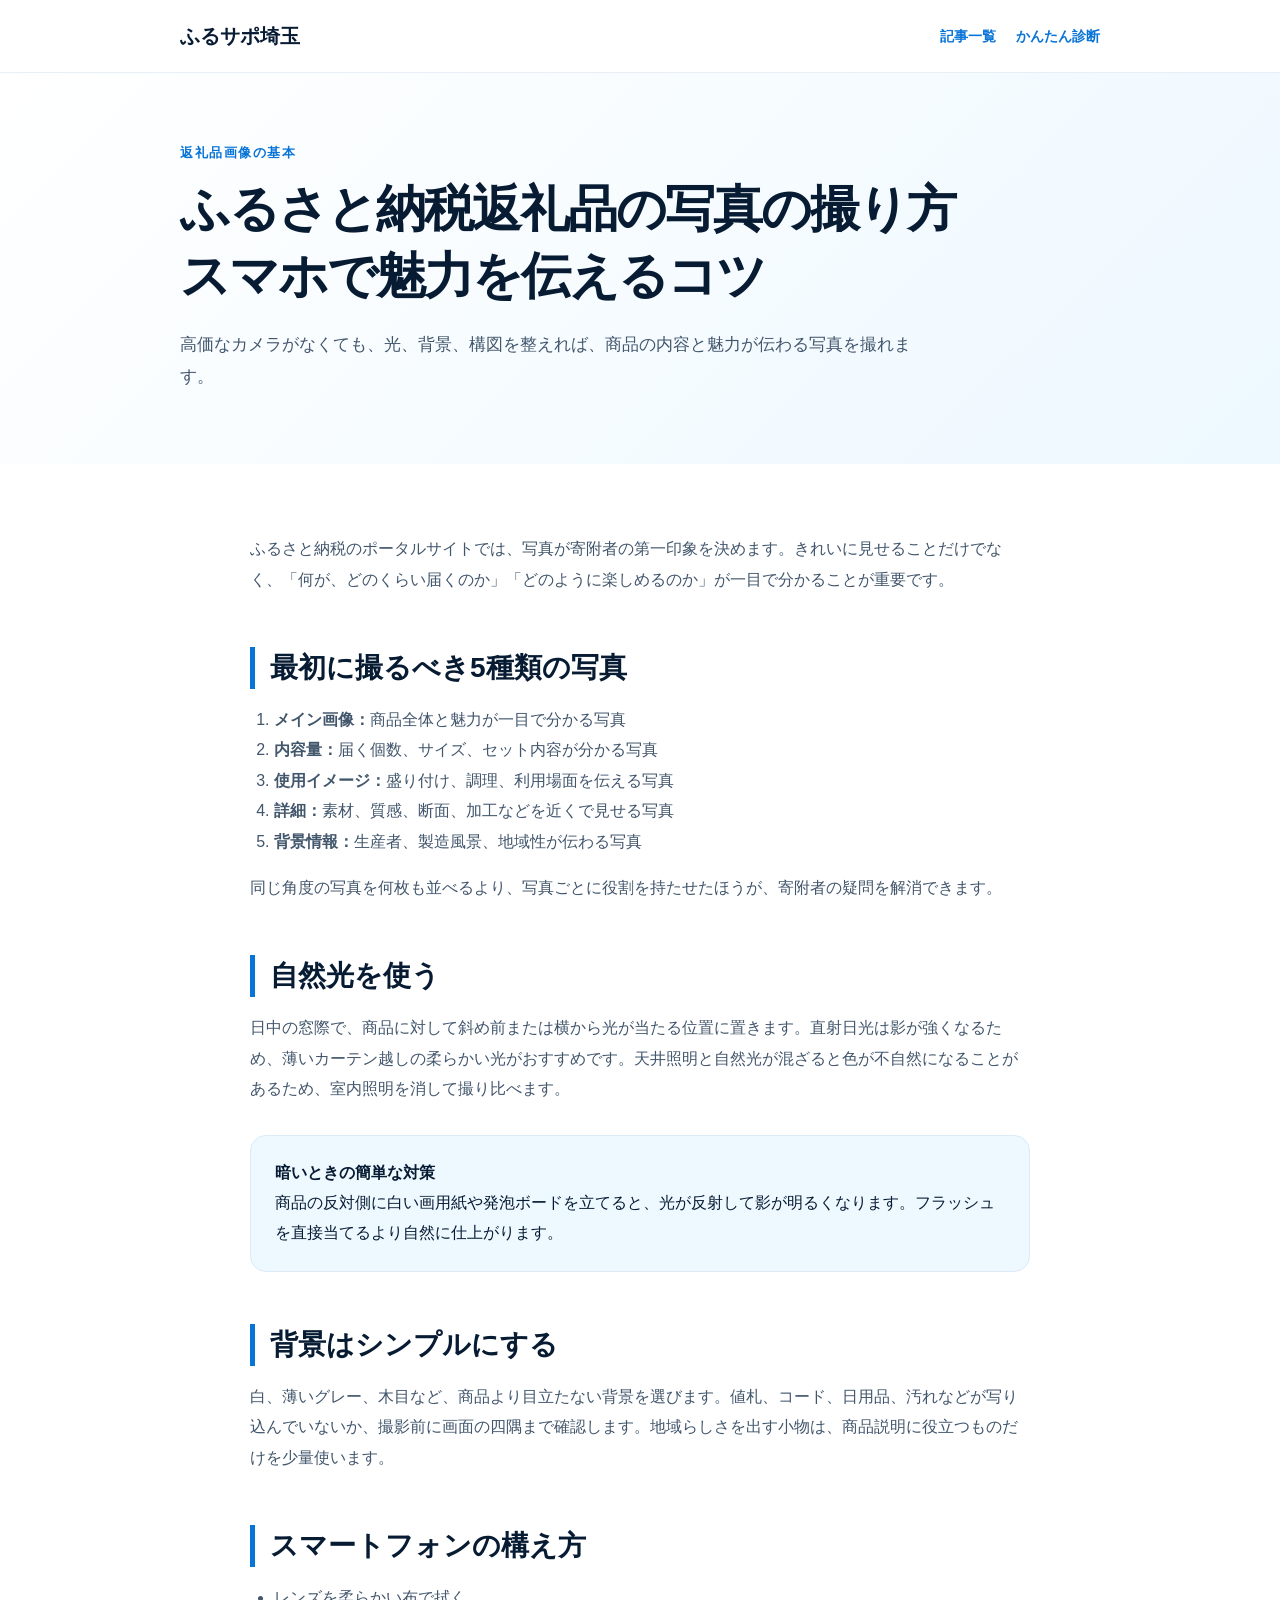
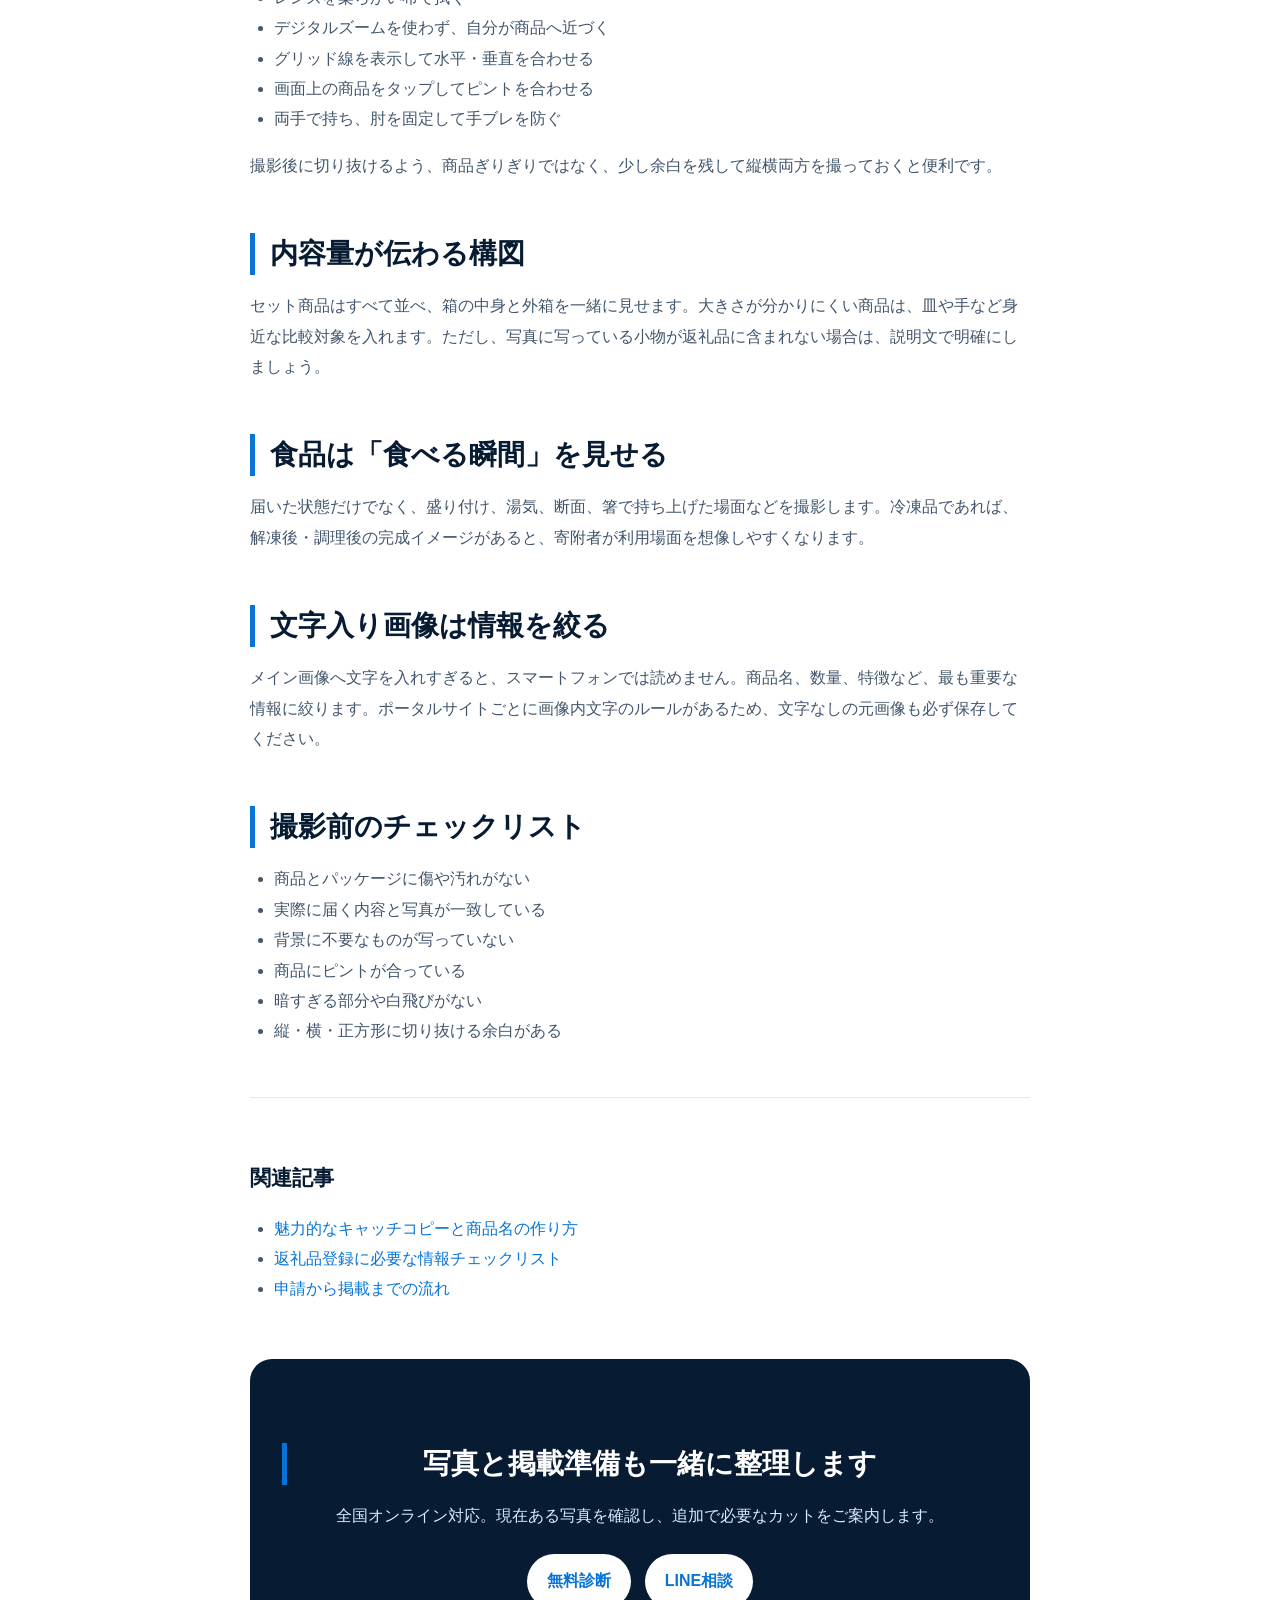
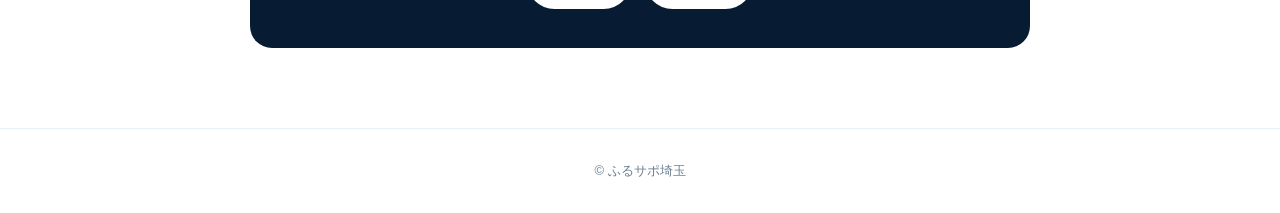
<file: blog/product-photography.html>
<!doctype html>
<html lang="ja">
<head>
<meta charset="utf-8"><meta name="viewport" content="width=device-width,initial-scale=1">
<title>ふるさと納税返礼品の写真の撮り方｜スマホで魅力を伝えるコツ</title>
<meta name="description" content="ふるさと納税返礼品の商品写真をスマホで魅力的に撮る方法を解説。明るさ、背景、構図、内容量、使用イメージ、撮影前チェックリストを紹介します。">
<meta name="robots" content="index,follow,max-image-preview:large"><link rel="canonical" href="https://furusapojapan.com/blog/product-photography.html"><link rel="stylesheet" href="style.css">
</head>
<body>
<header><div class="wrap"><a class="logo" href="../">ふるサポ埼玉</a><nav><a href="./">記事一覧</a><a href="../#diagnosis">かんたん診断</a></nav></div></header>
<section class="hero"><div class="wrap"><div class="eyebrow">返礼品画像の基本</div><h1>ふるさと納税返礼品の写真の撮り方<br>スマホで魅力を伝えるコツ</h1><p class="lead">高価なカメラがなくても、光、背景、構図を整えれば、商品の内容と魅力が伝わる写真を撮れます。</p></div></section>
<main><article class="wrap article">
<p>ふるさと納税のポータルサイトでは、写真が寄附者の第一印象を決めます。きれいに見せることだけでなく、「何が、どのくらい届くのか」「どのように楽しめるのか」が一目で分かることが重要です。</p>
<h2>最初に撮るべき5種類の写真</h2>
<ol><li><strong>メイン画像：</strong>商品全体と魅力が一目で分かる写真</li><li><strong>内容量：</strong>届く個数、サイズ、セット内容が分かる写真</li><li><strong>使用イメージ：</strong>盛り付け、調理、利用場面を伝える写真</li><li><strong>詳細：</strong>素材、質感、断面、加工などを近くで見せる写真</li><li><strong>背景情報：</strong>生産者、製造風景、地域性が伝わる写真</li></ol>
<p>同じ角度の写真を何枚も並べるより、写真ごとに役割を持たせたほうが、寄附者の疑問を解消できます。</p>
<h2>自然光を使う</h2>
<p>日中の窓際で、商品に対して斜め前または横から光が当たる位置に置きます。直射日光は影が強くなるため、薄いカーテン越しの柔らかい光がおすすめです。天井照明と自然光が混ざると色が不自然になることがあるため、室内照明を消して撮り比べます。</p>
<div class="note"><strong>暗いときの簡単な対策</strong><br>商品の反対側に白い画用紙や発泡ボードを立てると、光が反射して影が明るくなります。フラッシュを直接当てるより自然に仕上がります。</div>
<h2>背景はシンプルにする</h2>
<p>白、薄いグレー、木目など、商品より目立たない背景を選びます。値札、コード、日用品、汚れなどが写り込んでいないか、撮影前に画面の四隅まで確認します。地域らしさを出す小物は、商品説明に役立つものだけを少量使います。</p>
<h2>スマートフォンの構え方</h2>
<ul><li>レンズを柔らかい布で拭く</li><li>デジタルズームを使わず、自分が商品へ近づく</li><li>グリッド線を表示して水平・垂直を合わせる</li><li>画面上の商品をタップしてピントを合わせる</li><li>両手で持ち、肘を固定して手ブレを防ぐ</li></ul>
<p>撮影後に切り抜けるよう、商品ぎりぎりではなく、少し余白を残して縦横両方を撮っておくと便利です。</p>
<h2>内容量が伝わる構図</h2>
<p>セット商品はすべて並べ、箱の中身と外箱を一緒に見せます。大きさが分かりにくい商品は、皿や手など身近な比較対象を入れます。ただし、写真に写っている小物が返礼品に含まれない場合は、説明文で明確にしましょう。</p>
<h2>食品は「食べる瞬間」を見せる</h2>
<p>届いた状態だけでなく、盛り付け、湯気、断面、箸で持ち上げた場面などを撮影します。冷凍品であれば、解凍後・調理後の完成イメージがあると、寄附者が利用場面を想像しやすくなります。</p>
<h2>文字入り画像は情報を絞る</h2>
<p>メイン画像へ文字を入れすぎると、スマートフォンでは読めません。商品名、数量、特徴など、最も重要な情報に絞ります。ポータルサイトごとに画像内文字のルールがあるため、文字なしの元画像も必ず保存してください。</p>
<h2>撮影前のチェックリスト</h2>
<ul><li>商品とパッケージに傷や汚れがない</li><li>実際に届く内容と写真が一致している</li><li>背景に不要なものが写っていない</li><li>商品にピントが合っている</li><li>暗すぎる部分や白飛びがない</li><li>縦・横・正方形に切り抜ける余白がある</li></ul>
<div class="related"><h3>関連記事</h3><ul><li><a href="catch-copy.html">魅力的なキャッチコピーと商品名の作り方</a></li><li><a href="required-documents.html">返礼品登録に必要な情報チェックリスト</a></li><li><a href="registration-guide.html">申請から掲載までの流れ</a></li></ul></div>
<div class="cta"><h2>写真と掲載準備も一緒に整理します</h2><p>全国オンライン対応。現在ある写真を確認し、追加で必要なカットをご案内します。</p><a href="../#diagnosis">無料診断</a><a href="https://lin.ee/U7jv3Tf">LINE相談</a></div>
</article></main><footer>© ふるサポ埼玉</footer>
</body></html>
</file>
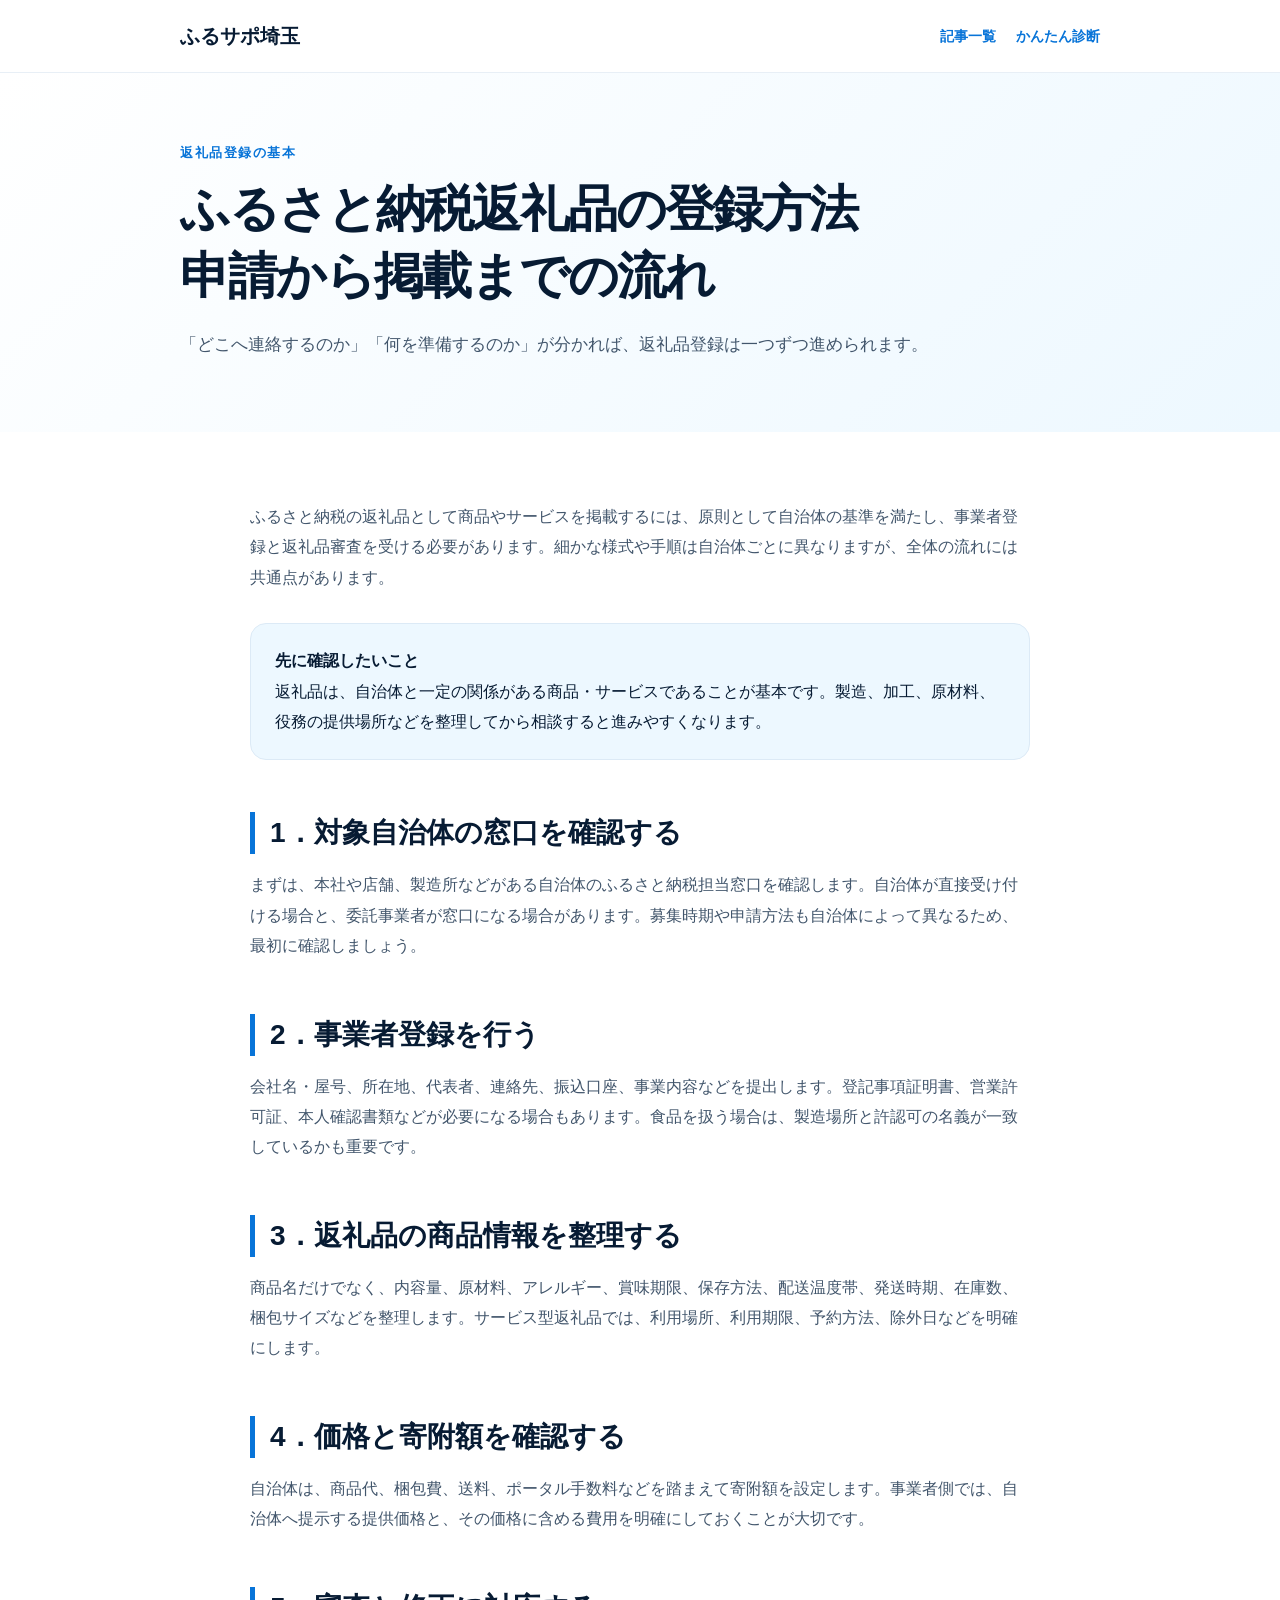
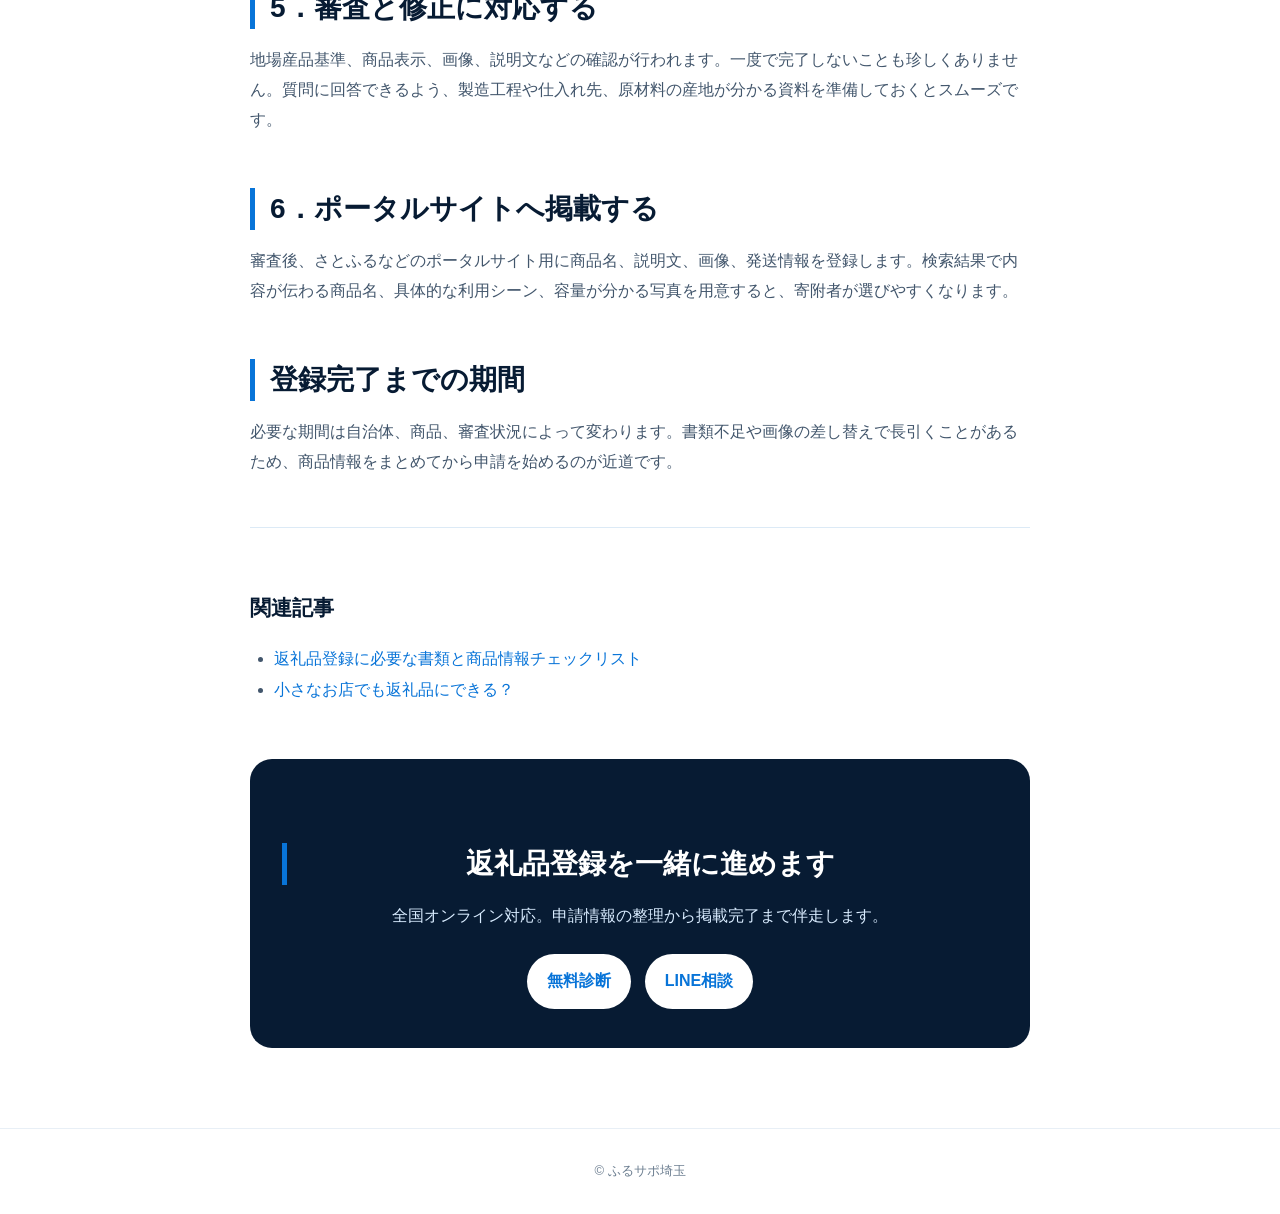
<file: blog/registration-guide.html>
<!doctype html>
<html lang="ja">
<head>
<meta charset="utf-8"><meta name="viewport" content="width=device-width,initial-scale=1">
<title>ふるさと納税返礼品の登録方法｜申請から掲載までの流れ</title>
<meta name="description" content="事業者向けに、ふるさと納税返礼品の登録方法を6つのステップで解説。自治体への相談、商品情報、審査、寄附額、さとふる等への掲載準備まで紹介します。">
<meta name="robots" content="index,follow,max-image-preview:large"><link rel="canonical" href="https://furusapojapan.com/blog/registration-guide.html"><link rel="stylesheet" href="style.css">
</head>
<body>
<header><div class="wrap"><a class="logo" href="../">ふるサポ埼玉</a><nav><a href="./">記事一覧</a><a href="../#diagnosis">かんたん診断</a></nav></div></header>
<section class="hero"><div class="wrap"><div class="eyebrow">返礼品登録の基本</div><h1>ふるさと納税返礼品の登録方法<br>申請から掲載までの流れ</h1><p class="lead">「どこへ連絡するのか」「何を準備するのか」が分かれば、返礼品登録は一つずつ進められます。</p></div></section>
<main><article class="wrap article">
<p>ふるさと納税の返礼品として商品やサービスを掲載するには、原則として自治体の基準を満たし、事業者登録と返礼品審査を受ける必要があります。細かな様式や手順は自治体ごとに異なりますが、全体の流れには共通点があります。</p>
<div class="note"><strong>先に確認したいこと</strong><br>返礼品は、自治体と一定の関係がある商品・サービスであることが基本です。製造、加工、原材料、役務の提供場所などを整理してから相談すると進みやすくなります。</div>
<h2>1．対象自治体の窓口を確認する</h2>
<p>まずは、本社や店舗、製造所などがある自治体のふるさと納税担当窓口を確認します。自治体が直接受け付ける場合と、委託事業者が窓口になる場合があります。募集時期や申請方法も自治体によって異なるため、最初に確認しましょう。</p>
<h2>2．事業者登録を行う</h2>
<p>会社名・屋号、所在地、代表者、連絡先、振込口座、事業内容などを提出します。登記事項証明書、営業許可証、本人確認書類などが必要になる場合もあります。食品を扱う場合は、製造場所と許認可の名義が一致しているかも重要です。</p>
<h2>3．返礼品の商品情報を整理する</h2>
<p>商品名だけでなく、内容量、原材料、アレルギー、賞味期限、保存方法、配送温度帯、発送時期、在庫数、梱包サイズなどを整理します。サービス型返礼品では、利用場所、利用期限、予約方法、除外日などを明確にします。</p>
<h2>4．価格と寄附額を確認する</h2>
<p>自治体は、商品代、梱包費、送料、ポータル手数料などを踏まえて寄附額を設定します。事業者側では、自治体へ提示する提供価格と、その価格に含める費用を明確にしておくことが大切です。</p>
<h2>5．審査と修正に対応する</h2>
<p>地場産品基準、商品表示、画像、説明文などの確認が行われます。一度で完了しないことも珍しくありません。質問に回答できるよう、製造工程や仕入れ先、原材料の産地が分かる資料を準備しておくとスムーズです。</p>
<h2>6．ポータルサイトへ掲載する</h2>
<p>審査後、さとふるなどのポータルサイト用に商品名、説明文、画像、発送情報を登録します。検索結果で内容が伝わる商品名、具体的な利用シーン、容量が分かる写真を用意すると、寄附者が選びやすくなります。</p>
<h2>登録完了までの期間</h2>
<p>必要な期間は自治体、商品、審査状況によって変わります。書類不足や画像の差し替えで長引くことがあるため、商品情報をまとめてから申請を始めるのが近道です。</p>
<div class="related"><h3>関連記事</h3><ul><li><a href="required-documents.html">返礼品登録に必要な書類と商品情報チェックリスト</a></li><li><a href="small-business.html">小さなお店でも返礼品にできる？</a></li></ul></div>
<div class="cta"><h2>返礼品登録を一緒に進めます</h2><p>全国オンライン対応。申請情報の整理から掲載完了まで伴走します。</p><a href="../#diagnosis">無料診断</a><a href="https://lin.ee/U7jv3Tf">LINE相談</a></div>
</article></main><footer>© ふるサポ埼玉</footer>
</body></html>
</file>
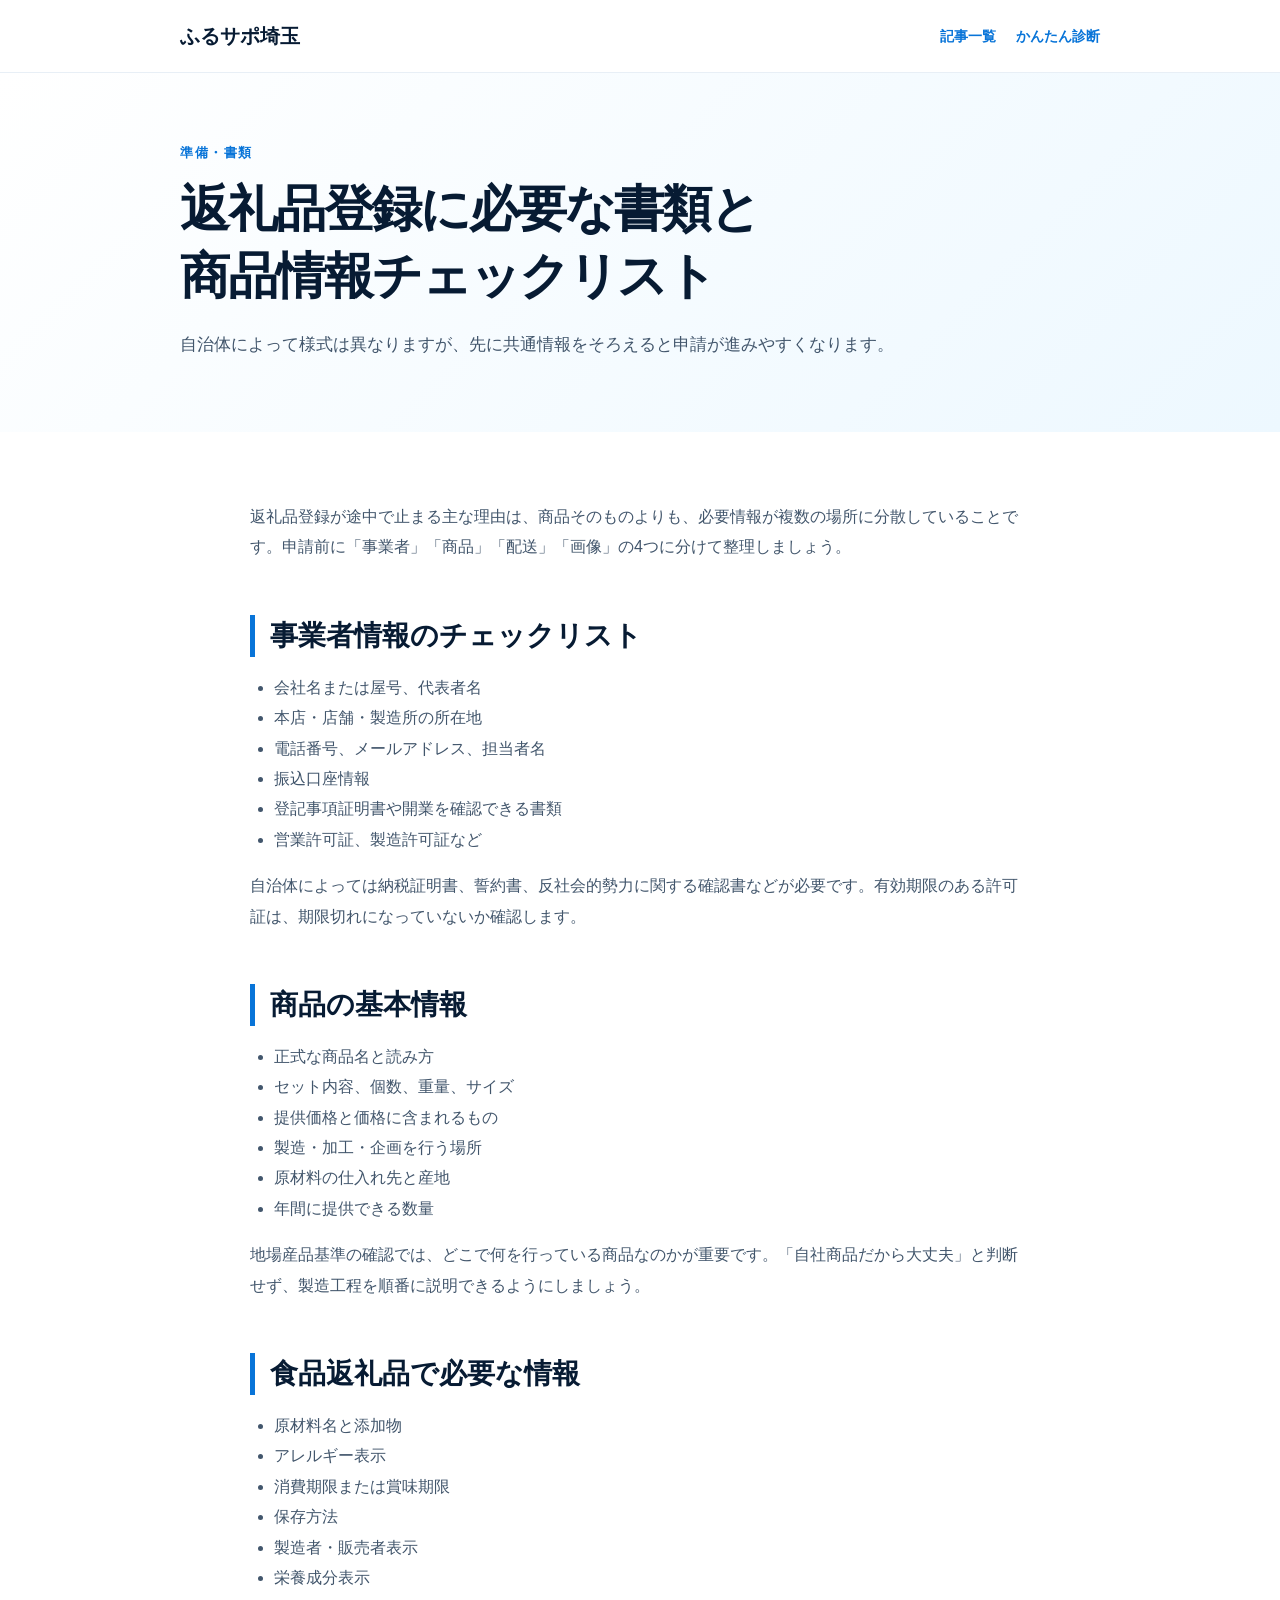
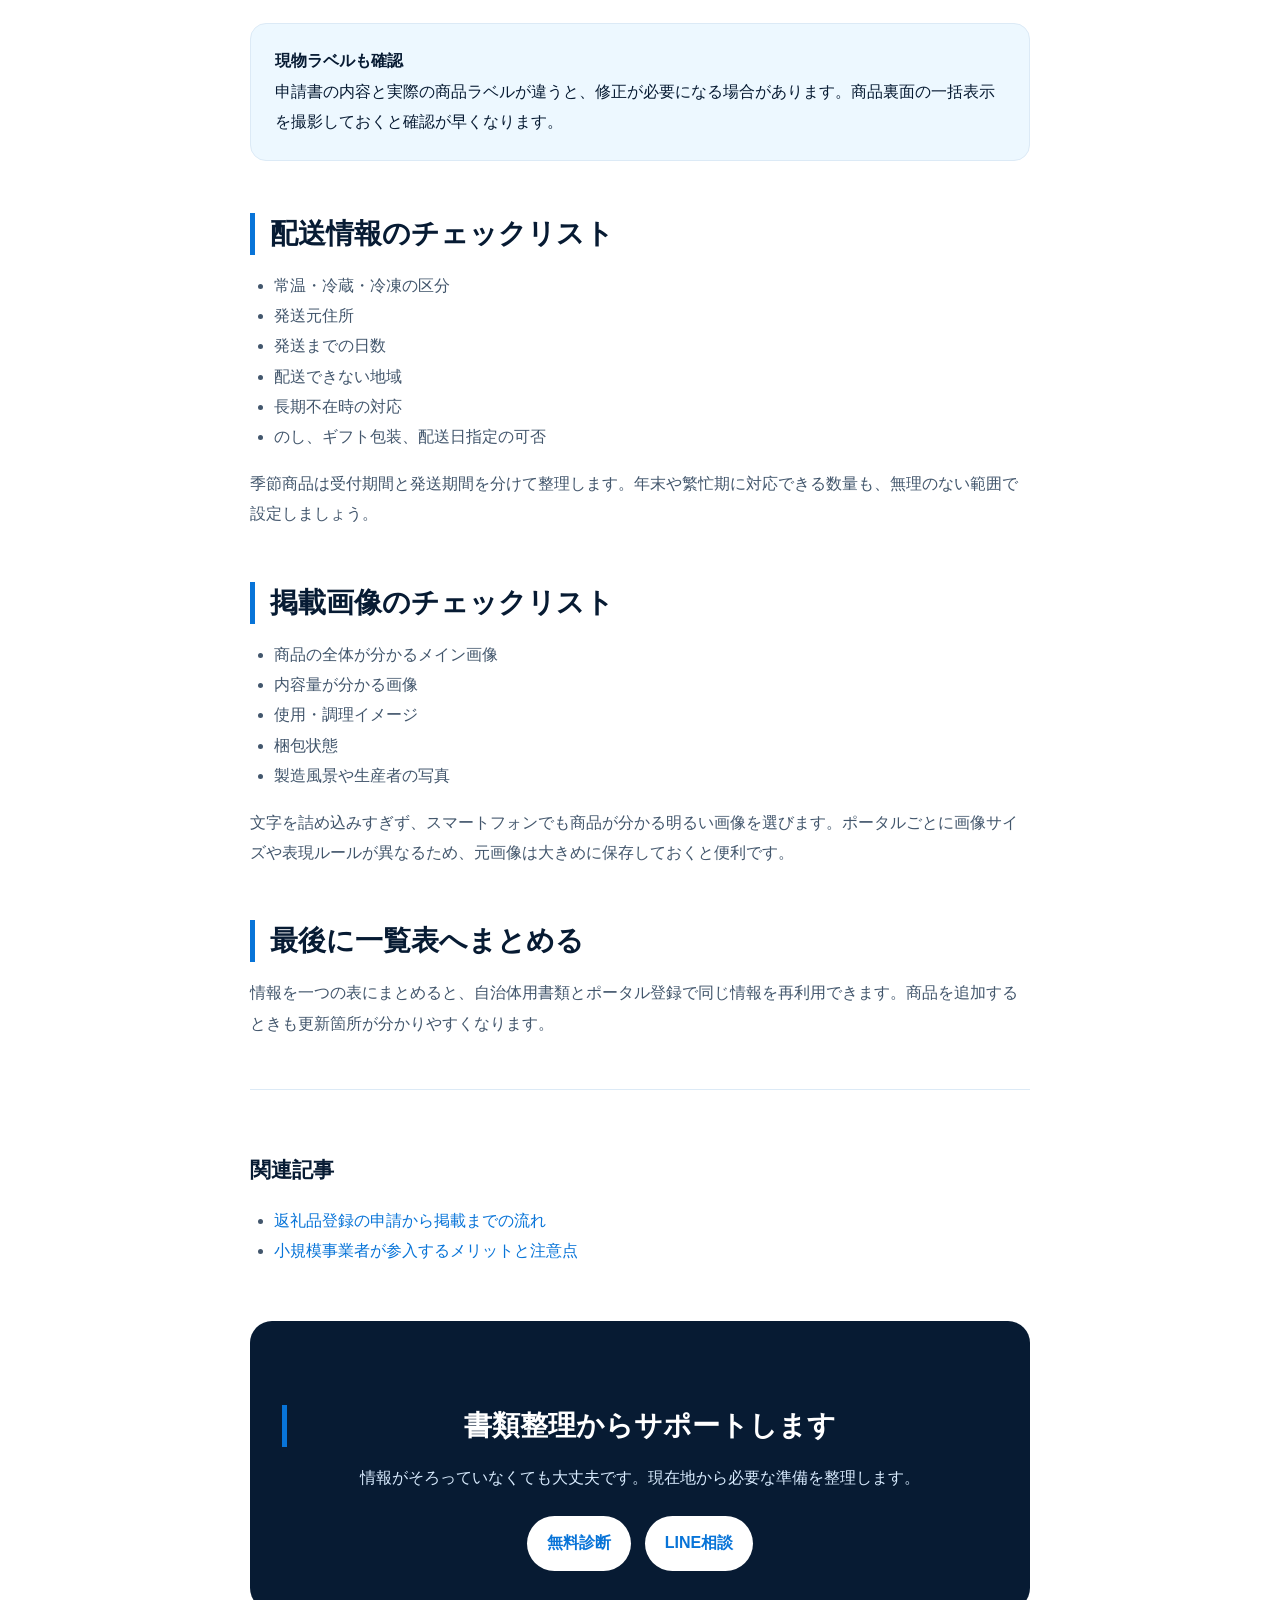
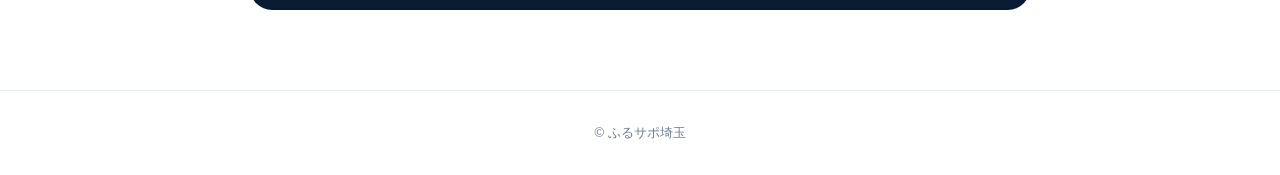
<file: blog/required-documents.html>
<!doctype html>
<html lang="ja">
<head>
<meta charset="utf-8"><meta name="viewport" content="width=device-width,initial-scale=1">
<title>ふるさと納税返礼品登録に必要な書類・商品情報チェックリスト</title>
<meta name="description" content="ふるさと納税返礼品登録で準備したい事業者書類、商品情報、食品表示、配送情報、画像をチェックリスト形式で解説します。">
<meta name="robots" content="index,follow,max-image-preview:large"><link rel="canonical" href="https://furusapojapan.com/blog/required-documents.html"><link rel="stylesheet" href="style.css">
</head>
<body>
<header><div class="wrap"><a class="logo" href="../">ふるサポ埼玉</a><nav><a href="./">記事一覧</a><a href="../#diagnosis">かんたん診断</a></nav></div></header>
<section class="hero"><div class="wrap"><div class="eyebrow">準備・書類</div><h1>返礼品登録に必要な書類と<br>商品情報チェックリスト</h1><p class="lead">自治体によって様式は異なりますが、先に共通情報をそろえると申請が進みやすくなります。</p></div></section>
<main><article class="wrap article">
<p>返礼品登録が途中で止まる主な理由は、商品そのものよりも、必要情報が複数の場所に分散していることです。申請前に「事業者」「商品」「配送」「画像」の4つに分けて整理しましょう。</p>
<h2>事業者情報のチェックリスト</h2>
<ul><li>会社名または屋号、代表者名</li><li>本店・店舗・製造所の所在地</li><li>電話番号、メールアドレス、担当者名</li><li>振込口座情報</li><li>登記事項証明書や開業を確認できる書類</li><li>営業許可証、製造許可証など</li></ul>
<p>自治体によっては納税証明書、誓約書、反社会的勢力に関する確認書などが必要です。有効期限のある許可証は、期限切れになっていないか確認します。</p>
<h2>商品の基本情報</h2>
<ul><li>正式な商品名と読み方</li><li>セット内容、個数、重量、サイズ</li><li>提供価格と価格に含まれるもの</li><li>製造・加工・企画を行う場所</li><li>原材料の仕入れ先と産地</li><li>年間に提供できる数量</li></ul>
<p>地場産品基準の確認では、どこで何を行っている商品なのかが重要です。「自社商品だから大丈夫」と判断せず、製造工程を順番に説明できるようにしましょう。</p>
<h2>食品返礼品で必要な情報</h2>
<ul><li>原材料名と添加物</li><li>アレルギー表示</li><li>消費期限または賞味期限</li><li>保存方法</li><li>製造者・販売者表示</li><li>栄養成分表示</li></ul>
<div class="note"><strong>現物ラベルも確認</strong><br>申請書の内容と実際の商品ラベルが違うと、修正が必要になる場合があります。商品裏面の一括表示を撮影しておくと確認が早くなります。</div>
<h2>配送情報のチェックリスト</h2>
<ul><li>常温・冷蔵・冷凍の区分</li><li>発送元住所</li><li>発送までの日数</li><li>配送できない地域</li><li>長期不在時の対応</li><li>のし、ギフト包装、配送日指定の可否</li></ul>
<p>季節商品は受付期間と発送期間を分けて整理します。年末や繁忙期に対応できる数量も、無理のない範囲で設定しましょう。</p>
<h2>掲載画像のチェックリスト</h2>
<ul><li>商品の全体が分かるメイン画像</li><li>内容量が分かる画像</li><li>使用・調理イメージ</li><li>梱包状態</li><li>製造風景や生産者の写真</li></ul>
<p>文字を詰め込みすぎず、スマートフォンでも商品が分かる明るい画像を選びます。ポータルごとに画像サイズや表現ルールが異なるため、元画像は大きめに保存しておくと便利です。</p>
<h2>最後に一覧表へまとめる</h2>
<p>情報を一つの表にまとめると、自治体用書類とポータル登録で同じ情報を再利用できます。商品を追加するときも更新箇所が分かりやすくなります。</p>
<div class="related"><h3>関連記事</h3><ul><li><a href="registration-guide.html">返礼品登録の申請から掲載までの流れ</a></li><li><a href="small-business.html">小規模事業者が参入するメリットと注意点</a></li></ul></div>
<div class="cta"><h2>書類整理からサポートします</h2><p>情報がそろっていなくても大丈夫です。現在地から必要な準備を整理します。</p><a href="../#diagnosis">無料診断</a><a href="https://lin.ee/U7jv3Tf">LINE相談</a></div>
</article></main><footer>© ふるサポ埼玉</footer>
</body></html>
</file>
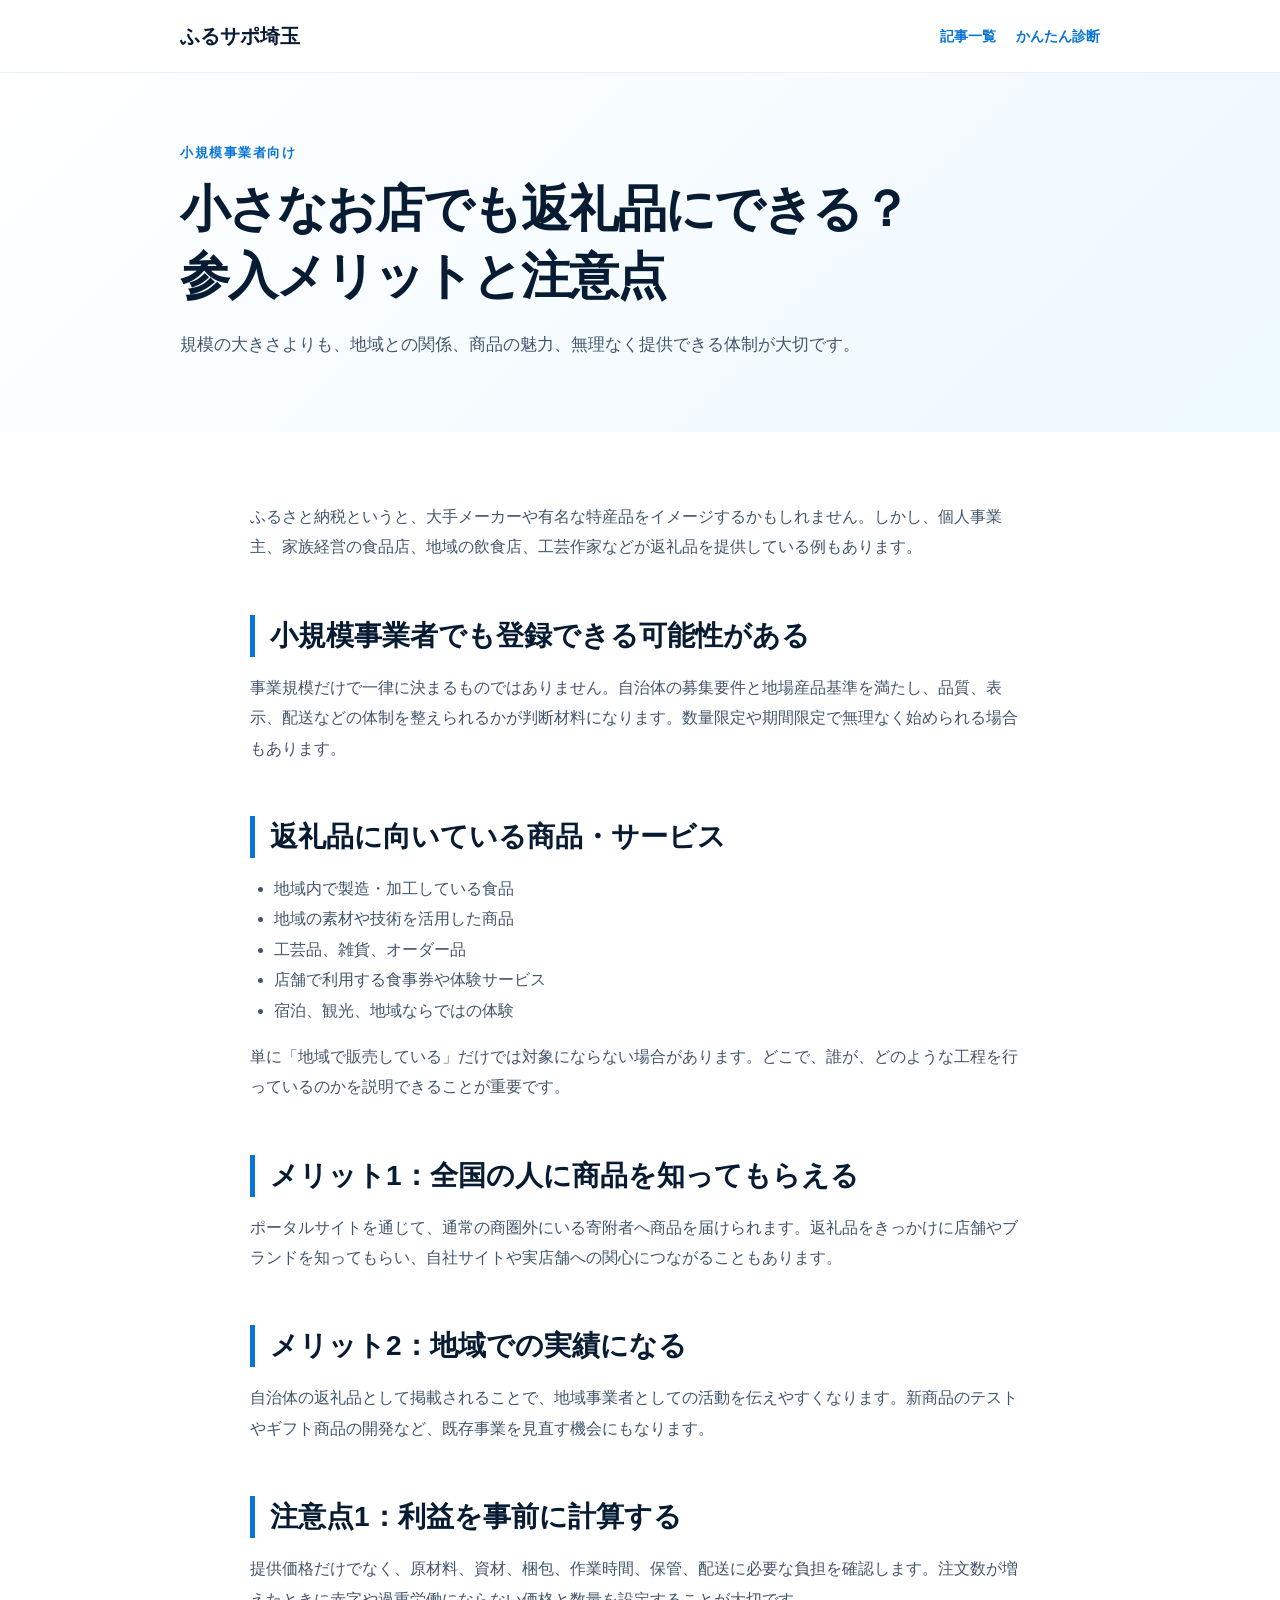
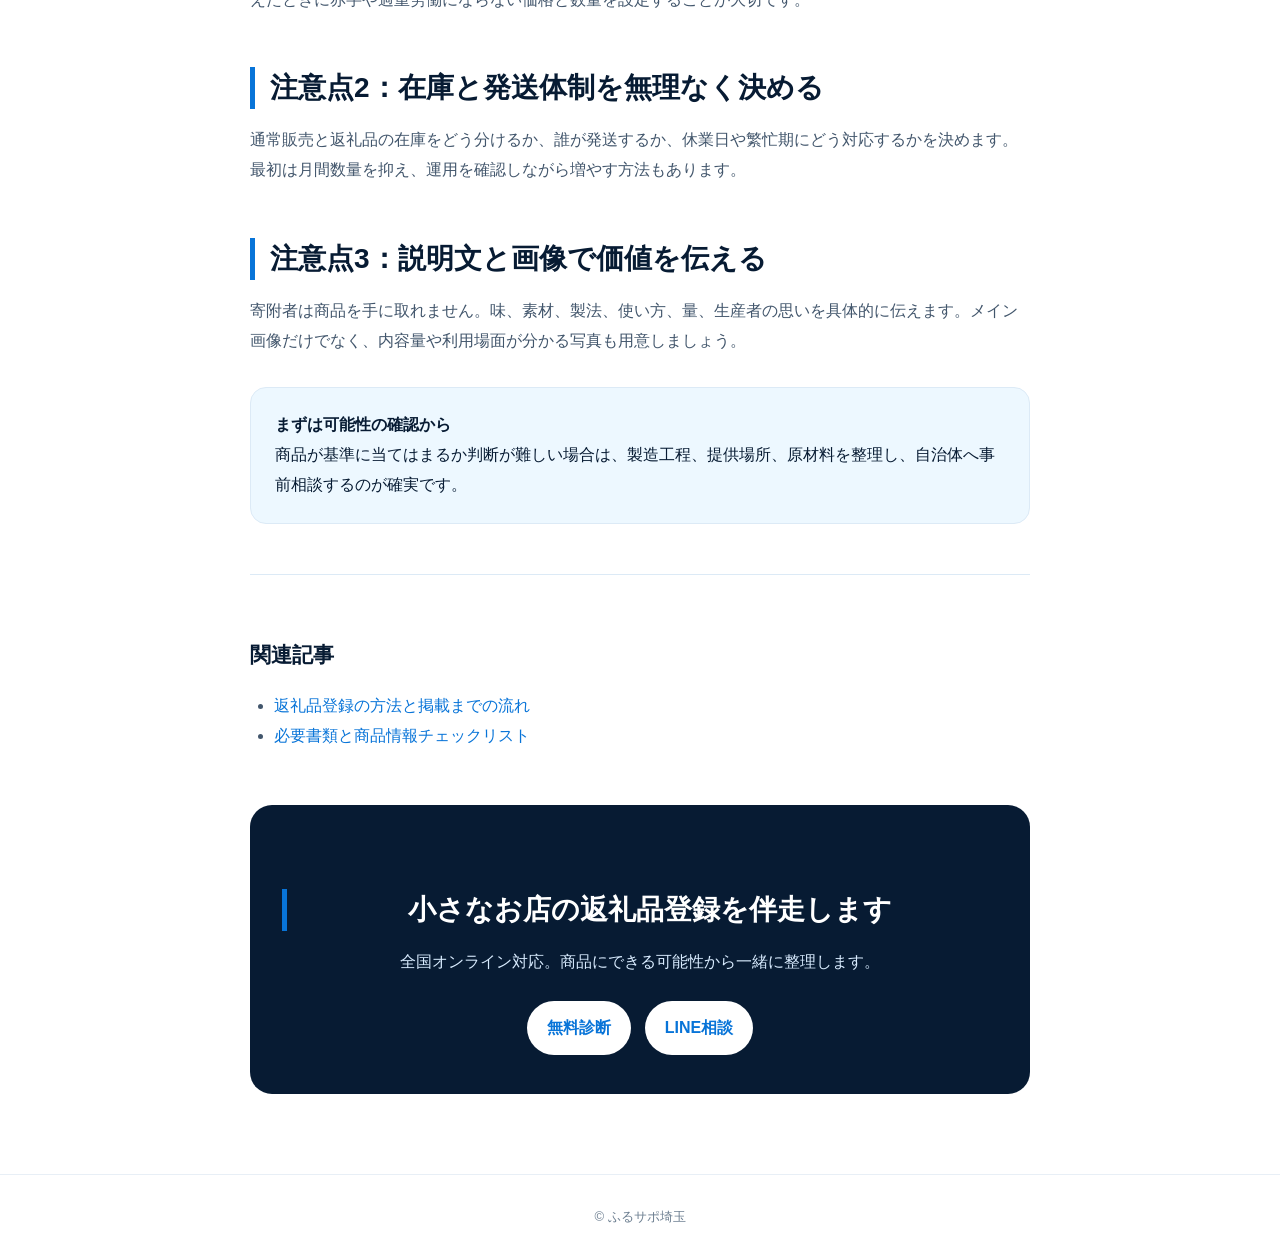
<file: blog/small-business.html>
<!doctype html>
<html lang="ja">
<head>
<meta charset="utf-8"><meta name="viewport" content="width=device-width,initial-scale=1">
<title>小さなお店でもふるさと納税返礼品にできる？メリットと注意点</title>
<meta name="description" content="個人事業主や小規模事業者でも、ふるさと納税返礼品へ参入できる可能性があります。向いている商品、メリット、在庫・配送・利益計算の注意点を解説します。">
<meta name="robots" content="index,follow,max-image-preview:large"><link rel="canonical" href="https://furusapojapan.com/blog/small-business.html"><link rel="stylesheet" href="style.css">
</head>
<body>
<header><div class="wrap"><a class="logo" href="../">ふるサポ埼玉</a><nav><a href="./">記事一覧</a><a href="../#diagnosis">かんたん診断</a></nav></div></header>
<section class="hero"><div class="wrap"><div class="eyebrow">小規模事業者向け</div><h1>小さなお店でも返礼品にできる？<br>参入メリットと注意点</h1><p class="lead">規模の大きさよりも、地域との関係、商品の魅力、無理なく提供できる体制が大切です。</p></div></section>
<main><article class="wrap article">
<p>ふるさと納税というと、大手メーカーや有名な特産品をイメージするかもしれません。しかし、個人事業主、家族経営の食品店、地域の飲食店、工芸作家などが返礼品を提供している例もあります。</p>
<h2>小規模事業者でも登録できる可能性がある</h2>
<p>事業規模だけで一律に決まるものではありません。自治体の募集要件と地場産品基準を満たし、品質、表示、配送などの体制を整えられるかが判断材料になります。数量限定や期間限定で無理なく始められる場合もあります。</p>
<h2>返礼品に向いている商品・サービス</h2>
<ul><li>地域内で製造・加工している食品</li><li>地域の素材や技術を活用した商品</li><li>工芸品、雑貨、オーダー品</li><li>店舗で利用する食事券や体験サービス</li><li>宿泊、観光、地域ならではの体験</li></ul>
<p>単に「地域で販売している」だけでは対象にならない場合があります。どこで、誰が、どのような工程を行っているのかを説明できることが重要です。</p>
<h2>メリット1：全国の人に商品を知ってもらえる</h2>
<p>ポータルサイトを通じて、通常の商圏外にいる寄附者へ商品を届けられます。返礼品をきっかけに店舗やブランドを知ってもらい、自社サイトや実店舗への関心につながることもあります。</p>
<h2>メリット2：地域での実績になる</h2>
<p>自治体の返礼品として掲載されることで、地域事業者としての活動を伝えやすくなります。新商品のテストやギフト商品の開発など、既存事業を見直す機会にもなります。</p>
<h2>注意点1：利益を事前に計算する</h2>
<p>提供価格だけでなく、原材料、資材、梱包、作業時間、保管、配送に必要な負担を確認します。注文数が増えたときに赤字や過重労働にならない価格と数量を設定することが大切です。</p>
<h2>注意点2：在庫と発送体制を無理なく決める</h2>
<p>通常販売と返礼品の在庫をどう分けるか、誰が発送するか、休業日や繁忙期にどう対応するかを決めます。最初は月間数量を抑え、運用を確認しながら増やす方法もあります。</p>
<h2>注意点3：説明文と画像で価値を伝える</h2>
<p>寄附者は商品を手に取れません。味、素材、製法、使い方、量、生産者の思いを具体的に伝えます。メイン画像だけでなく、内容量や利用場面が分かる写真も用意しましょう。</p>
<div class="note"><strong>まずは可能性の確認から</strong><br>商品が基準に当てはまるか判断が難しい場合は、製造工程、提供場所、原材料を整理し、自治体へ事前相談するのが確実です。</div>
<div class="related"><h3>関連記事</h3><ul><li><a href="registration-guide.html">返礼品登録の方法と掲載までの流れ</a></li><li><a href="required-documents.html">必要書類と商品情報チェックリスト</a></li></ul></div>
<div class="cta"><h2>小さなお店の返礼品登録を伴走します</h2><p>全国オンライン対応。商品にできる可能性から一緒に整理します。</p><a href="../#diagnosis">無料診断</a><a href="https://lin.ee/U7jv3Tf">LINE相談</a></div>
</article></main><footer>© ふるサポ埼玉</footer>
</body></html>
</file>
<file: assets/site.css>
:root {
  color-scheme: light;
  --ink: #071b33;
  --muted: #3c5066;
  --blue: #075eaf;
  --pale: #edf6fd;
  --border: #d3e3ef;
}
* { box-sizing: border-box; }
html { scroll-padding-top: 1rem; }
body {
  margin: 0;
  color: var(--ink);
  background: #fff;
  font: 1rem/1.8 system-ui, "Hiragino Kaku Gothic ProN", "Yu Gothic", sans-serif;
  overflow-wrap: anywhere;
}
a { color: var(--blue); text-underline-offset: .2em; }
a:hover { text-decoration-thickness: .13em; }
:focus-visible { outline: 3px solid #ad5100; outline-offset: 3px; }
.skip { position: absolute; left: 1rem; top: .5rem; padding: .5rem 1rem; background: #fff; }
.skip:not(:focus) { clip-path: inset(50%); }
.wrap { width: min(100% - 2rem, 70rem); margin-inline: auto; }
.site-header { border-bottom: 1px solid var(--border); }
.nav { display: flex; flex-wrap: wrap; align-items: center; justify-content: space-between; gap: 0 1.5rem; padding-block: .5rem; }
.logo { display: inline-flex; align-items: center; gap: .6rem; min-height: 44px; color: var(--ink); font-size: 1.2rem; font-weight: 800; text-decoration: none; }
.logo::before { content: ""; width: 1.5rem; height: 1.5rem; border-radius: 50%; background: #086fe0; }
nav { display: flex; flex-wrap: wrap; gap: 0 1rem; }
nav a { display: inline-flex; min-height: 44px; align-items: center; font-size: .875rem; font-weight: 700; }
section { padding-block: clamp(2.5rem, 6vw, 5rem); }
.hero, .tint { background: var(--pale); }
.hero-grid, .split { display: grid; align-items: center; gap: 1.5rem; }
h1, h2, h3 { line-height: 1.4; margin: 0 0 .65rem; }
h1 { font-size: clamp(1.85rem, 4vw, 3.1rem); text-wrap: balance; letter-spacing: -.025em; }
h2 { font-size: clamp(1.5rem, 3vw, 2.15rem); }
h3 { font-size: 1.15rem; }
p { margin: 0 0 1rem; color: var(--muted); }
.eyebrow { font-size: .875rem; font-weight: 700; color: var(--blue); }
.lead { font-size: clamp(1rem, 2vw, 1.2rem); max-width: 42rem; }
.fine { font-size: .875rem; margin: 1rem 0 0; }
.actions { display: flex; flex-wrap: wrap; gap: .75rem; }
.button, .priceBtn {
  display: inline-flex; align-items: center; justify-content: center;
  min-height: 48px; padding: .55rem 1rem; border: 1px solid var(--blue);
  border-radius: .55rem; background: var(--blue); color: #fff; text-align: center;
  font-weight: 700; text-decoration: none;
}
.button:hover, .priceBtn:hover { text-decoration: underline; }
.secondary, .outline { background: #fff; color: var(--blue); }
.hero-card, .card, .priceCard { padding: clamp(1rem, 3vw, 1.6rem); background: #fff; border: 1px solid var(--border); border-radius: .85rem; }
.hero-card h2 { font-size: 1.25rem; }
.hero-card ol { margin: 1rem 0 0; padding-left: 1.6rem; }
.hero-card li { padding: .6rem 0 .6rem .4rem; border-top: 1px solid var(--border); }
.hero-card li::marker { color: var(--blue); font-weight: 700; }
.hero-card span { display: block; color: var(--muted); font-size: .9rem; }
.cards, .priceGrid, .steps { display: grid; gap: 1rem; margin-block: 1.25rem; }
.card p, .hero-card li:last-child, details p { margin-bottom: 0; }
.compact { max-width: 42rem; margin-block: 1rem; }
.steps { padding-left: 1.5rem; }
.steps li { padding-left: .35rem; }
.steps li::marker { color: var(--blue); font-weight: 800; }
.steps p { margin: 0; }
.priceCard { display: flex; flex-direction: column; align-items: flex-start; }
.priceCard.main { border-color: var(--blue); }
.priceMain { font-size: 1.3rem; font-weight: 800; margin-bottom: .6rem; }
.priceBtn { margin-top: auto; }
.priceNote { font-size: .9rem; }
details { border-bottom: 1px solid var(--border); }
summary { padding: .85rem .25rem; font-weight: 700; cursor: pointer; }
details p { padding: 0 .4rem 1rem; }
footer { padding-block: 1.5rem; color: var(--muted); font-size: .875rem; }
.prose { max-width: 48rem; }
.prose section { padding-block: 1.5rem; }
.prose section + section { border-top: 1px solid var(--border); }
@media (max-width: 34rem) {
  .actions > a, .split > a { width: 100%; }
}
@media (min-width: 48rem) {
  .hero-grid { grid-template-columns: 1.45fr 1fr; gap: 3rem; }
  .split { grid-template-columns: 1fr auto; }
  .cards, .priceGrid { grid-template-columns: repeat(3, minmax(0, 1fr)); }
  .steps { grid-template-columns: repeat(2, minmax(0, 1fr)); column-gap: 2rem; }
}
</file>
<file: blog/style.css>
:root{--navy:#071b33;--blue:#0874d8;--pale:#edf8ff;--line:#dceaf6;--text:#42566c}
*{box-sizing:border-box}
body{margin:0;color:var(--navy);font-family:"Yu Gothic","Noto Sans JP",-apple-system,BlinkMacSystemFont,sans-serif;line-height:1.9;background:#fff}
a{color:var(--blue);text-decoration:none}
.wrap{width:min(920px,calc(100% - 40px));margin:auto}
header{border-bottom:1px solid #e8eff6;background:#fff}
header .wrap{min-height:72px;display:flex;align-items:center;justify-content:space-between;gap:20px}
.logo{color:var(--navy);font-size:20px;font-weight:900}
nav{display:flex;gap:20px;font-size:14px;font-weight:700}
.hero{padding:68px 0 54px;background:linear-gradient(135deg,#fff,#edf8ff)}
.eyebrow{color:var(--blue);font-size:13px;font-weight:900;letter-spacing:.12em}
h1{font-size:clamp(32px,5vw,50px);line-height:1.35;margin:10px 0 18px;letter-spacing:-.04em}
.lead{color:var(--text);font-size:17px;max-width:760px}
main{padding:54px 0 80px}
.article{max-width:780px;margin:auto}
.article h2{margin:52px 0 12px;font-size:28px;line-height:1.5;border-left:5px solid var(--blue);padding-left:15px}
.article h3{margin:32px 0 8px;font-size:21px}
.article p,.article li{color:var(--text)}
.article ul,.article ol{padding-left:24px}
.note{margin:30px 0;padding:22px 24px;background:var(--pale);border:1px solid var(--line);border-radius:16px}
.pr-label{margin:0 0 26px;padding:10px 14px;background:#f7f8fa;border:1px solid #e5e9ee;border-radius:10px;color:#5d6d7d;font-size:13px}
.pr-label strong{display:inline-block;margin-right:7px;color:#fff;background:#657789;border-radius:5px;padding:1px 8px}
.affiliate-box{margin:34px 0;padding:26px;background:#fff8e8;border:1px solid #f2d697;border-radius:18px;text-align:center}
.affiliate-box p{margin:7px 0 17px}
.affiliate-button{display:inline-block;padding:13px 22px;border-radius:999px;background:#bf0000;color:#fff!important;font-weight:900;line-height:1.5}
.affiliate-button:hover{background:#980000}
.product-card{display:grid;grid-template-columns:180px 1fr;gap:24px;align-items:center;margin:22px 0 38px;padding:20px;border:1px solid var(--line);border-radius:18px;background:#fff}
.product-card img{display:block;width:100%;height:auto;border-radius:12px}
.product-card strong{display:block;font-size:18px;line-height:1.6}
.product-card p{margin:7px 0 14px;font-size:14px}
.cta{margin-top:54px;padding:32px;background:var(--navy);color:#fff;border-radius:22px;text-align:center}
.cta p{color:#d9ecff}.cta a{display:inline-block;margin:7px;padding:12px 20px;border-radius:999px;background:#fff;font-weight:900}
.cards{display:grid;grid-template-columns:repeat(3,1fr);gap:20px;margin-top:30px}
.card{border:1px solid var(--line);border-radius:18px;padding:24px;background:#fff}
.card h2{font-size:20px;line-height:1.55;margin:8px 0}.card p{color:var(--text);font-size:14px}
.tag{font-size:12px;color:var(--blue);font-weight:900}
.related{margin-top:50px;padding-top:28px;border-top:1px solid var(--line)}
footer{border-top:1px solid #e8eff6;padding:30px 0;text-align:center;color:#6d7f91;font-size:13px}
@media(max-width:720px){nav{display:none}.cards{grid-template-columns:1fr}.hero{padding:48px 0 38px}.product-card{grid-template-columns:110px 1fr;gap:14px;padding:14px}.product-card .affiliate-button{padding:10px 14px;font-size:13px}}
</file>
